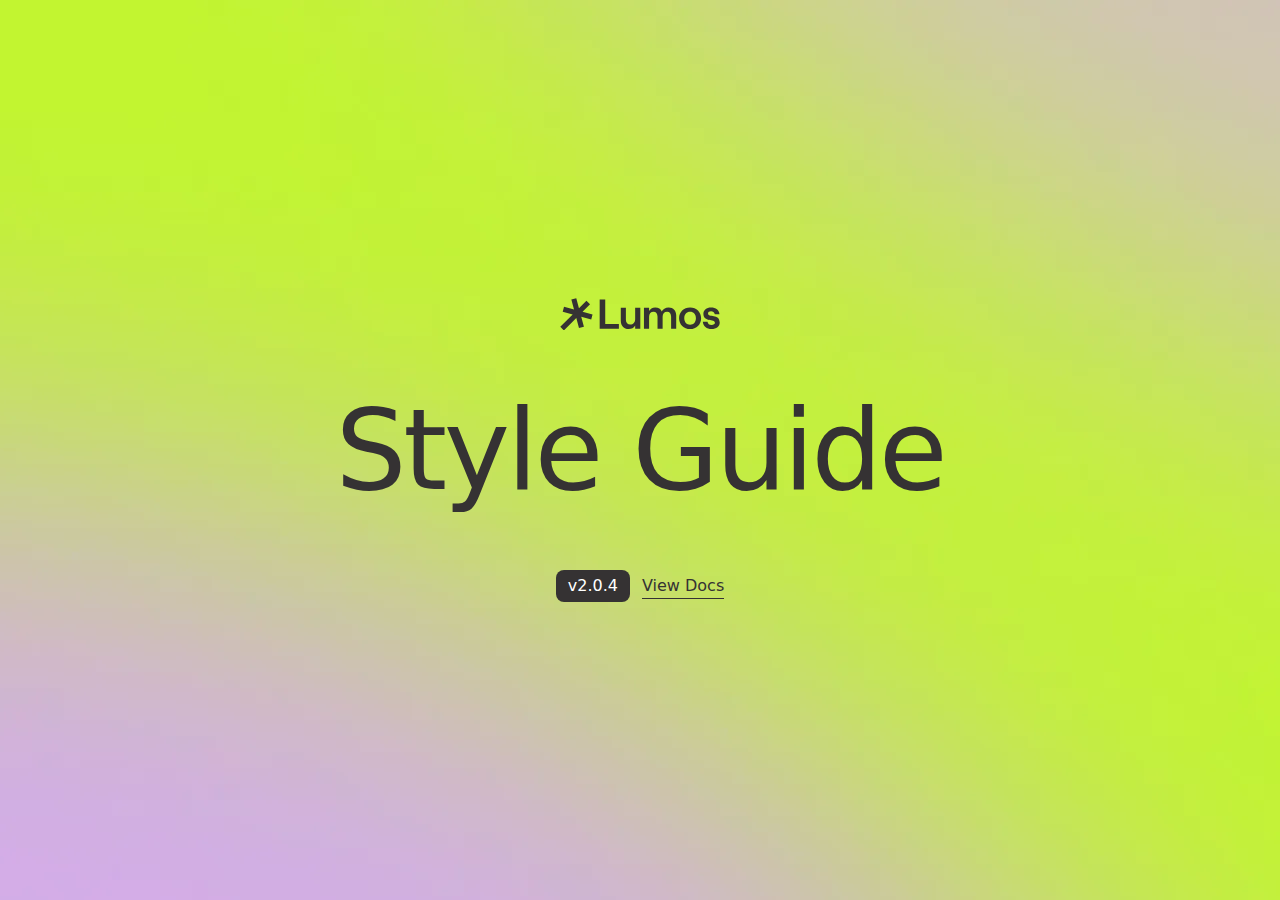
<file: index.html>
<!DOCTYPE html><!--  This site was created in Webflow. https://webflow.com  --><!--  Last Published: Thu Sep 05 2024 15:28:49 GMT+0000 (Coordinated Universal Time)  -->
<html data-wf-page="66d9ccb44471abe46f797830" data-wf-site="66d9ccb44471abe46f7977c2" lang="en">
<head>
  <meta charset="utf-8">
  <title>WWX Coach</title>
  <meta content="Place website meta description here" name="description">
  <meta content="Website Name" property="og:title">
  <meta content="Place website meta description here" property="og:description">
  <meta content="Website Name" property="twitter:title">
  <meta content="Place website meta description here" property="twitter:description">
  <meta property="og:type" content="website">
  <meta content="summary_large_image" name="twitter:card">
  <meta content="width=device-width, initial-scale=1" name="viewport">
  <meta content="Webflow" name="generator">
  <link href="css/normalize.css" rel="stylesheet" type="text/css">
  <link href="css/webflow.css" rel="stylesheet" type="text/css">
  <link href="css/wwx-coach.webflow.css" rel="stylesheet" type="text/css">
  <script type="text/javascript">
      ! function(o, c) {
        var n = c.documentElement,
          t = " w-mod-";
        n.className += t + "js", ("ontouchstart" in o || o.DocumentTouch && c instanceof DocumentTouch) && (n.className += t + "touch")
      }(window, document);
    </script>
  <link href="images/favicon.png" rel="shortcut icon" type="image/x-icon">
  <link href="images/webclip.jpg" rel="apple-touch-icon">
  <script>
      (function(global) {
        global.pageFunctions = global.pageFunctions || {
          executed: {},
          functions: {},
          addFunction: function(id, fn) {
            if (!this.functions[id]) this.functions[id] = fn
          },
          executeFunctions: function() {
            if (this.added) return;
            this.added = true;
            for (const id in this.functions) {
              if (!this.executed[id]) {
                try {
                  this.functions[id]();
                  this.executed[id] = true
                } catch (e) {
                  console.error(`Error executing function ${id}:`, e)
                }
              }
            }
          }
        }
      })(window);
    </script>
</head>
<body>
  <div class="page_wrap">
    <div class="page_code_wrap">
      <div class="page_code_base w-embed">
        <style>
            /* variables */
            :root {
              /* grid */
              --column-count: 12;
              --grid-main: repeat(var(--column-count), minmax(0, 1fr));
              --grid-1: repeat(1, minmax(0, 1fr));
              --grid-2: repeat(2, minmax(0, 1fr));
              --grid-3: repeat(3, minmax(0, 1fr));
              --grid-4: repeat(4, minmax(0, 1fr));
              --grid-5: repeat(5, minmax(0, 1fr));
              --grid-6: repeat(6, minmax(0, 1fr));
              --grid-7: repeat(7, minmax(0, 1fr));
              --grid-8: repeat(8, minmax(0, 1fr));
              --grid-9: repeat(9, minmax(0, 1fr));
              --grid-10: repeat(10, minmax(0, 1fr));
              --grid-11: repeat(11, minmax(0, 1fr));
              --grid-12: repeat(12, minmax(0, 1fr));
              --grid-gap-total: calc(var(--grid-gap--main) * (var(--column-count) - 1));
              --grid-width: calc(min(var(--max-width--main), 100vw) - (var(--padding-horizontal--main) * 2));
              --column-width: calc((var(--grid-width) - var(--grid-gap-total)) / var(--column-count) + var(--grid-gap--main));
              --column-width--1: calc(var(--column-width) * 1 - var(--grid-gap--main));
              --column-width--2: calc(var(--column-width) * 2 - var(--grid-gap--main));
              --column-width--3: calc(var(--column-width) * 3 - var(--grid-gap--main));
              --column-width--4: calc(var(--column-width) * 4 - var(--grid-gap--main));
              --column-width--5: calc(var(--column-width) * 5 - var(--grid-gap--main));
              --column-width--6: calc(var(--column-width) * 6 - var(--grid-gap--main));
              --column-width--7: calc(var(--column-width) * 7 - var(--grid-gap--main));
              --column-width--8: calc(var(--column-width) * 8 - var(--grid-gap--main));
              --column-width--9: calc(var(--column-width) * 9 - var(--grid-gap--main));
              --column-width--10: calc(var(--column-width) * 10 - var(--grid-gap--main));
              --column-width--11: calc(var(--column-width) * 11 - var(--grid-gap--main));
              --column-width--12: calc(var(--column-width) * 12 - var(--grid-gap--main));
              --breakout-gutter: minmax(calc(var(--padding-horizontal--main) - var(--grid-gap--main)), 1fr);
              --breakout-remaining: calc(var(--max-width--main) - (var(--padding-horizontal--main) * 2));
              --breakout-start: [full-start] var(--breakout-gutter) [content-start];
              --breakout-end: [content-end] var(--breakout-gutter) [full-end];
              --grid-breakout-single: var(--breakout-start) minmax(0, var(--breakout-remaining)) var(--breakout-end);
              --grid-breakout: var(--breakout-start) repeat(var(--column-count), minmax(0, calc((var(--breakout-remaining) - var(--grid-gap-total)) / var(--column-count)))) var(--breakout-end);
              /* others */
              --font-weight--inherit: inherit;
              --font-weight--100: 100;
              --font-weight--200: 200;
              --font-weight--300: 300;
              --font-weight--400: 400;
              --font-weight--500: 500;
              --font-weight--600: 600;
              --font-weight--700: 700;
              --font-weight--800: 800;
              --font-weight--900: 900;
              --text-transform--none: none;
              --text-transform--uppercase: uppercase;
              --text-transform--capitalize: capitalize;
              --text-transform--lowercase: lowercase;
              --text-transform--inherit: inherit;
              --max-width--none: none;
            }
            /* default styles */
            body {
              font-weight: var(--text-main--font-weight);
              text-transform: var(--text-main--text-transform);
              font-smoothing: antialiased;
              -webkit-font-smoothing: antialiased;
            }
            h1,
            h2,
            h3,
            h4,
            h5,
            h6,
            p,
            label,
            blockquote {
              font-size: inherit;
              line-height: inherit;
              font-weight: inherit;
              margin-top: 0;
              margin-bottom: 0;
            }
            button {
              background-color: unset;
              padding: unset;
              text-align: inherit;
              cursor: pointer;
            }
            img::selection {
              background: transparent;
            }
            :is(h1, h2, h3, h4, h5, h6, p) a {
              text-decoration: underline;
            }
            .u-rich-text>*:first-child,
            .u-rich-text .w-richtext>*:first-child {
              margin-top: 0;
            }
            .u-rich-text>*:last-child,
            .u-rich-text .w-richtext>*:last-child {
              margin-bottom: 0;
            }
            video {
              width: 100%;
              object-fit: cover;
            }
            video.wf-empty {
              padding: 0;
            }
            svg {
              display: block;
            }
            section,
            header,
            footer {
              position: relative;
            }
            @media (prefers-color-scheme: light) {
              option {
                color: black;
              }
            }
            .wf-design-mode .g_clickable_wrap {
              z-index: -1;
            }
            /* line clamp */
            .u-line-clamp-1,
            .u-line-clamp-2,
            .u-line-clamp-3,
            .u-line-clamp-4 {
              display: -webkit-box;
              overflow: hidden;
              -webkit-line-clamp: 1;
              -webkit-box-orient: vertical;
            }
            .u-line-clamp-2 {
              -webkit-line-clamp: 2;
            }
            .u-line-clamp-3 {
              -webkit-line-clamp: 3;
            }
            .u-line-clamp-4 {
              -webkit-line-clamp: 4;
            }
            /* focus states */
            [tabindex]:focus-visible,
            a:focus-visible,
            button:focus-visible,
            .w-checkbox-input--inputType-custom.w--redirected-focus,
            .w-form-formradioinput--inputType-custom.w--redirected-focus {
              outline: 2px solid var(--theme--text);
              outline-offset: 4px;
            }
            .w-checkbox-input--inputType-custom.w--redirected-focus,
            .w-form-formradioinput--inputType-custom.w--redirected-focus {
              box-shadow: none;
            }
            /* section padding */
            [data-padding-top="none"] {
              padding-top: var(--padding-vertical--none);
            }
            [data-padding-bottom="none"] {
              padding-bottom: var(--padding-vertical--none);
            }
            [data-padding-top="small"] {
              padding-top: var(--padding-vertical--small);
            }
            [data-padding-bottom="small"] {
              padding-bottom: var(--padding-vertical--small);
            }
            [data-padding-top="main"] {
              padding-top: var(--padding-vertical--main);
            }
            [data-padding-bottom="main"] {
              padding-bottom: var(--padding-vertical--main);
            }
            [data-padding-top="large"] {
              padding-top: var(--padding-vertical--large);
            }
            [data-padding-bottom="large"] {
              padding-bottom: var(--padding-vertical--large);
            }
            .u-hide-rich-text-media>*:not(h1, h2, h3, h4, h5, h6, p, blockquote),
            .u-hide-if-empty-cms:not(:has(.w-dyn-item)),
            .u-embed-js,
            .u-embed-css {
              display: none !important;
            }
          </style>
      </div>
      <div class="page_code_color w-embed">
        <style>
            /* theme light */
            :root,
            [data-theme="light"],
            [data-theme="dark"] [data-theme="invert"] {
              --theme--background: var(--swatch--light);
              --theme--text: var(--swatch--dark);
              --theme--border: var(--swatch--light-secondary);
              /* button primary */
              --button--background: var(--swatch--brand);
              --button--text: var(--swatch--brand-text);
              --button--border: var(--swatch--brand);
              --button--background-hover: var(--swatch--dark);
              --button--text-hover: var(--swatch--light);
              --button--border-hover: var(--swatch--dark);
              /* button secondary */
              --button-secondary--background: var(--swatch--transparent);
              --button-secondary--text: var(--swatch--dark);
              --button-secondary--border: var(--swatch--light-secondary);
              --button-secondary--background-hover: var(--swatch--brand);
              --button-secondary--text-hover: var(--swatch--brand-text);
              --button-secondary--border-hover: var(--swatch--brand);
            }
            /* theme dark */
            [data-theme="dark"],
            [data-theme="invert"],
            [data-theme="light"] [data-theme="invert"] {
              --theme--background: var(--swatch--dark);
              --theme--text: var(--swatch--light);
              --theme--border: var(--swatch--dark-secondary);
              /* button primary */
              --button--background: var(--swatch--brand);
              --button--text: var(--swatch--brand-text);
              --button--border: var(--swatch--brand);
              --button--background-hover: var(--swatch--light);
              --button--text-hover: var(--swatch--dark);
              --button--border-hover: var(--swatch--light);
              /* button secondary */
              --button-secondary--background: var(--swatch--transparent);
              --button-secondary--text: var(--swatch--light);
              --button-secondary--border: var(--swatch--dark-secondary);
              --button-secondary--background-hover: var(--swatch--brand);
              --button-secondary--text-hover: var(--swatch--brand-text);
              --button-secondary--border-hover: var(--swatch--brand);
            }
            /* button secondary */
            [data-button-style="secondary"] {
              --button--background: var(--button-secondary--background);
              --button--text: var(--button-secondary--text);
              --button--border: var(--button-secondary--border);
              --button--background-hover: var(--button-secondary--background-hover);
              --button--text-hover: var(--button-secondary--text-hover);
              --button--border-hover: var(--button-secondary--border-hover);
            }
            /* apply colors */
            :is(c, :where([data-theme]:not([data-theme="inherit"]))) {
              background-color: var(--theme--background);
              color: var(--theme--text);
            }
          </style>
      </div>
      <div class="page_code_responsive w-embed">
        <style>
            /* desktop */
            :root {
              /* custom */
            }
            /* tablet */
            @media screen and (max-width: 991px) {
              :root {
                /* custom */
                --padding-horizontal--main: 2rem;
                /* adaptive sizes */
                --size--2rem: 1.75rem;
                --size--2-5rem: 2.18rem;
                --size--3rem: 2.52rem;
                --size--3-5rem: 2.73rem;
                --size--4rem: 3rem;
                --size--4-5rem: 3.375rem;
                --size--5rem: 3.75rem;
                --size--5-5rem: 4.125rem;
                --size--6rem: 4.5rem;
                --size--6-5rem: 4.875rem;
                --size--7rem: 5.25rem;
                --size--7-5rem: 5.625rem;
                --size--8rem: 6rem;
                --size--8-5rem: 6.375rem;
                --size--9rem: 6.75rem;
                --size--9-5rem: 7.125rem;
                --size--10rem: 7.5rem;
                --size--11rem: 8.25rem;
                --size--12rem: 9rem;
                --size--13rem: 9.75rem;
                --size--14rem: 10.5rem;
                --size--15rem: 11.25rem;
                --size--16rem: 12rem;
              }
            }
            /* landscape */
            @media screen and (max-width: 767px) {
              :root {
                /* custom */
                --padding-horizontal--main: 1rem;
                /* adaptive sizes */
                --size--2-5rem: 2rem;
                --size--3rem: 2.25rem;
                --size--3-5rem: 2.375rem;
                --size--4rem: 2.5rem;
                --size--4-5rem: 2.75rem;
                --size--5rem: 3rem;
                --size--5-5rem: 3.25rem;
                --size--6rem: 3.5rem;
                --size--6-5rem: 3.75rem;
                --size--7rem: 4rem;
                --size--7-5rem: 4.25rem;
                --size--8rem: 4.5rem;
                --size--8-5rem: 4.75rem;
                --size--9rem: 5rem;
                --size--9-5rem: 5.25rem;
                --size--10rem: 5.5rem;
                --size--11rem: 5.75rem;
                --size--12rem: 6rem;
                --size--13rem: 6.5rem;
                --size--14rem: 7rem;
                --size--15rem: 7.5rem;
                --size--16rem: 8rem;
              }
            }
            /* portrait */
            @media screen and (max-width: 479px) {
              :root {
                /* custom */
              }
            }
          </style>
      </div>
      <div class="page_code_custom w-embed">
        <style>
          </style>
      </div>
    </div>
    <div class="styleguide_guide_wrap">
      <div class="w-embed">
        <style>
            html:not(.wf-design-mode) .styleguide_guide_wrap {
              display: none;
            }
            .styleguide_guide_layout {
              counter-reset: gridguides;
            }
            .styleguide_guide_layout>div::before {
              counter-increment: gridguides;
              content: counter(gridguides);
            }
          </style>
      </div>
      <div data-padding-bottom="none" data-padding-top="none" class="styleguide_guide_contain u-container">
        <div class="styleguide_guide_layout u-grid-custom">
          <div class="styleguide_guide_column u-vflex-center-bottom"></div>
          <div class="styleguide_guide_column u-vflex-center-bottom"></div>
          <div class="styleguide_guide_column u-vflex-center-bottom"></div>
          <div class="styleguide_guide_column u-vflex-center-bottom"></div>
          <div class="styleguide_guide_column u-vflex-center-bottom"></div>
          <div class="styleguide_guide_column u-vflex-center-bottom"></div>
          <div class="styleguide_guide_column u-vflex-center-bottom"></div>
          <div class="styleguide_guide_column u-vflex-center-bottom"></div>
          <div class="styleguide_guide_column u-vflex-center-bottom"></div>
          <div class="styleguide_guide_column u-vflex-center-bottom"></div>
          <div class="styleguide_guide_column u-vflex-center-bottom"></div>
          <div class="styleguide_guide_column u-vflex-center-bottom"></div>
          <div class="styleguide_guide_column u-vflex-center-bottom"></div>
          <div class="styleguide_guide_column u-vflex-center-bottom"></div>
          <div class="styleguide_guide_column u-vflex-center-bottom"></div>
          <div class="styleguide_guide_column u-vflex-center-bottom"></div>
          <div class="styleguide_guide_column u-vflex-center-bottom"></div>
          <div class="styleguide_guide_column u-vflex-center-bottom"></div>
          <div class="styleguide_guide_column u-vflex-center-bottom"></div>
          <div class="styleguide_guide_column u-vflex-center-bottom"></div>
          <div class="styleguide_guide_column u-vflex-center-bottom"></div>
          <div class="styleguide_guide_column u-vflex-center-bottom"></div>
          <div class="styleguide_guide_column u-vflex-center-bottom"></div>
          <div class="styleguide_guide_column u-vflex-center-bottom"></div>
        </div>
      </div>
    </div>
    <main id="main" class="page_main">
      <section class="hero_placeholder_wrap u-text-align-center">
        <div class="g_visual_wrap u-cover-absolute">
          <div class="g_visual_background u-cover-absolute"></div><img src="images/lumos-v2.webp" loading="eager" alt="" sizes="100vw" srcset="images/lumos-v2-p-500.webp 500w, images/lumos-v2-p-800.webp 800w, images/lumos-v2-p-1080.webp 1080w, images/lumos-v2-p-1600.webp 1600w, images/lumos-v2.webp 1920w" class="g_visual_img u-cover-absolute">
        </div>
        <div class="hero_placeholder_contain u-container u-gap-large u-vflex-center-center"><svg viewbox="0 0 490 100" fill="currentColor" width="10rem" class="hero_placeholder_logo">
            <path d="M95.5547 65.5471L64.9664 57.3497L73.1584 87.9379L58.0446 91.9855L49.8472 61.408L11.8313 99.4186L0.765015 88.3524L38.781 50.3364L8.19813 42.1444L12.2457 27.0252L42.8339 35.2226L34.6365 4.63435L49.7557 0.58139L57.9531 31.1696L80.8876 8.2298L91.9538 19.296L69.0194 42.2359L99.6022 50.4333L95.5547 65.5471Z"></path>
            <path d="M121.46 94.2892V4.68817H138.485V79.5683H180.338V94.2892H121.46Z"></path>
            <path d="M245.918 29.7756V94.2892H230.174V84.3048C226.589 91.345 219.296 95.3118 210.076 95.3118C195.614 95.3118 186.141 84.8161 186.141 69.7131V29.7756H201.755V66.3814C201.755 75.2139 207.261 81.3552 215.195 81.3552C224.027 81.3552 230.169 74.4442 230.169 64.9712V29.7756H245.912H245.918Z"></path>
            <path d="M257.102 94.2892V29.7756H272.846V39.8891C276.043 33.3603 282.448 28.7529 291.534 28.7529C301.776 28.7529 308.811 33.1073 311.631 41.041C314.576 34.3829 322.768 28.7529 333.01 28.7529C346.962 28.7529 355.923 38.8665 355.923 52.5593V94.2892H340.309V57.2959C340.309 48.205 335.572 42.1928 328.021 42.1928C319.571 42.1928 314.323 48.2103 314.323 57.2959V94.2892H298.708V57.2959C298.708 48.205 293.972 42.1928 286.42 42.1928C278.099 42.1928 272.851 48.2103 272.851 57.2959V94.2892H257.108H257.102Z"></path>
            <path d="M364.724 62.0324C364.724 42.8333 378.804 28.7529 398.514 28.7529C418.225 28.7529 432.176 42.8333 432.176 62.0324C432.176 81.2314 418.096 95.3118 398.514 95.3118C378.933 95.3118 364.724 81.2314 364.724 62.0324ZM416.309 62.0324C416.309 50.3848 409.139 42.322 398.514 42.322C387.89 42.322 380.596 50.3848 380.596 62.0324C380.596 73.6799 387.766 81.7428 398.514 81.7428C409.263 81.7428 416.309 73.6799 416.309 62.0324Z"></path>
            <path d="M437.526 72.7864H451.865C452.505 78.9331 457.242 82.7708 464.282 82.7708C470.429 82.7708 474.525 79.6975 474.525 75.8598C474.525 61.5211 439.195 75.2193 439.195 47.9574C439.195 36.692 449.05 28.7583 462.361 28.7583C477.464 28.7583 487.836 37.0795 488.471 49.6205H474.132C473.238 43.603 467.732 40.5296 462.743 40.5296C457.113 40.5296 453.399 43.0917 453.399 47.4407C453.399 61.3919 489.24 46.0305 489.24 75.2193C489.24 87.3782 479.385 95.3172 464.282 95.3172C449.179 95.3172 438.296 86.6138 437.531 72.7864H437.526Z"></path>
          </svg>
          <div class="hero_placeholder_title u-text-display">
            <div style="max-width: none;" class="g_heading_wrap">
              <div class="g_heading_rich u-hide-rich-text-media w-richtext">
                <h1>Style Guide</h1>
              </div>
            </div>
          </div>
          <div class="hero_placeholder_tag_wrap u-gap-xsmall u-hflex-center-center">
            <div class="g_tag_wrap">v2.0.4</div>
            <a href="https://lumos.timothyricks.com/" target="_blank" class="hero_placeholder_link">View Docs</a>
          </div>
        </div>
      </section>
    </main>
  </div>
  <script src="https://d3e54v103j8qbb.cloudfront.net/js/jquery-3.5.1.min.dc5e7f18c8.js?site=66d9ccb44471abe46f7977c2" type="text/javascript" integrity="sha256-9/aliU8dGd2tb6OSsuzixeV4y/faTqgFtohetphbbj0=" crossorigin="anonymous"></script>
  <script src="js/webflow.js" type="text/javascript"></script>
  <script>
      pageFunctions.executeFunctions();
    </script>
</body>
</html>
</file>
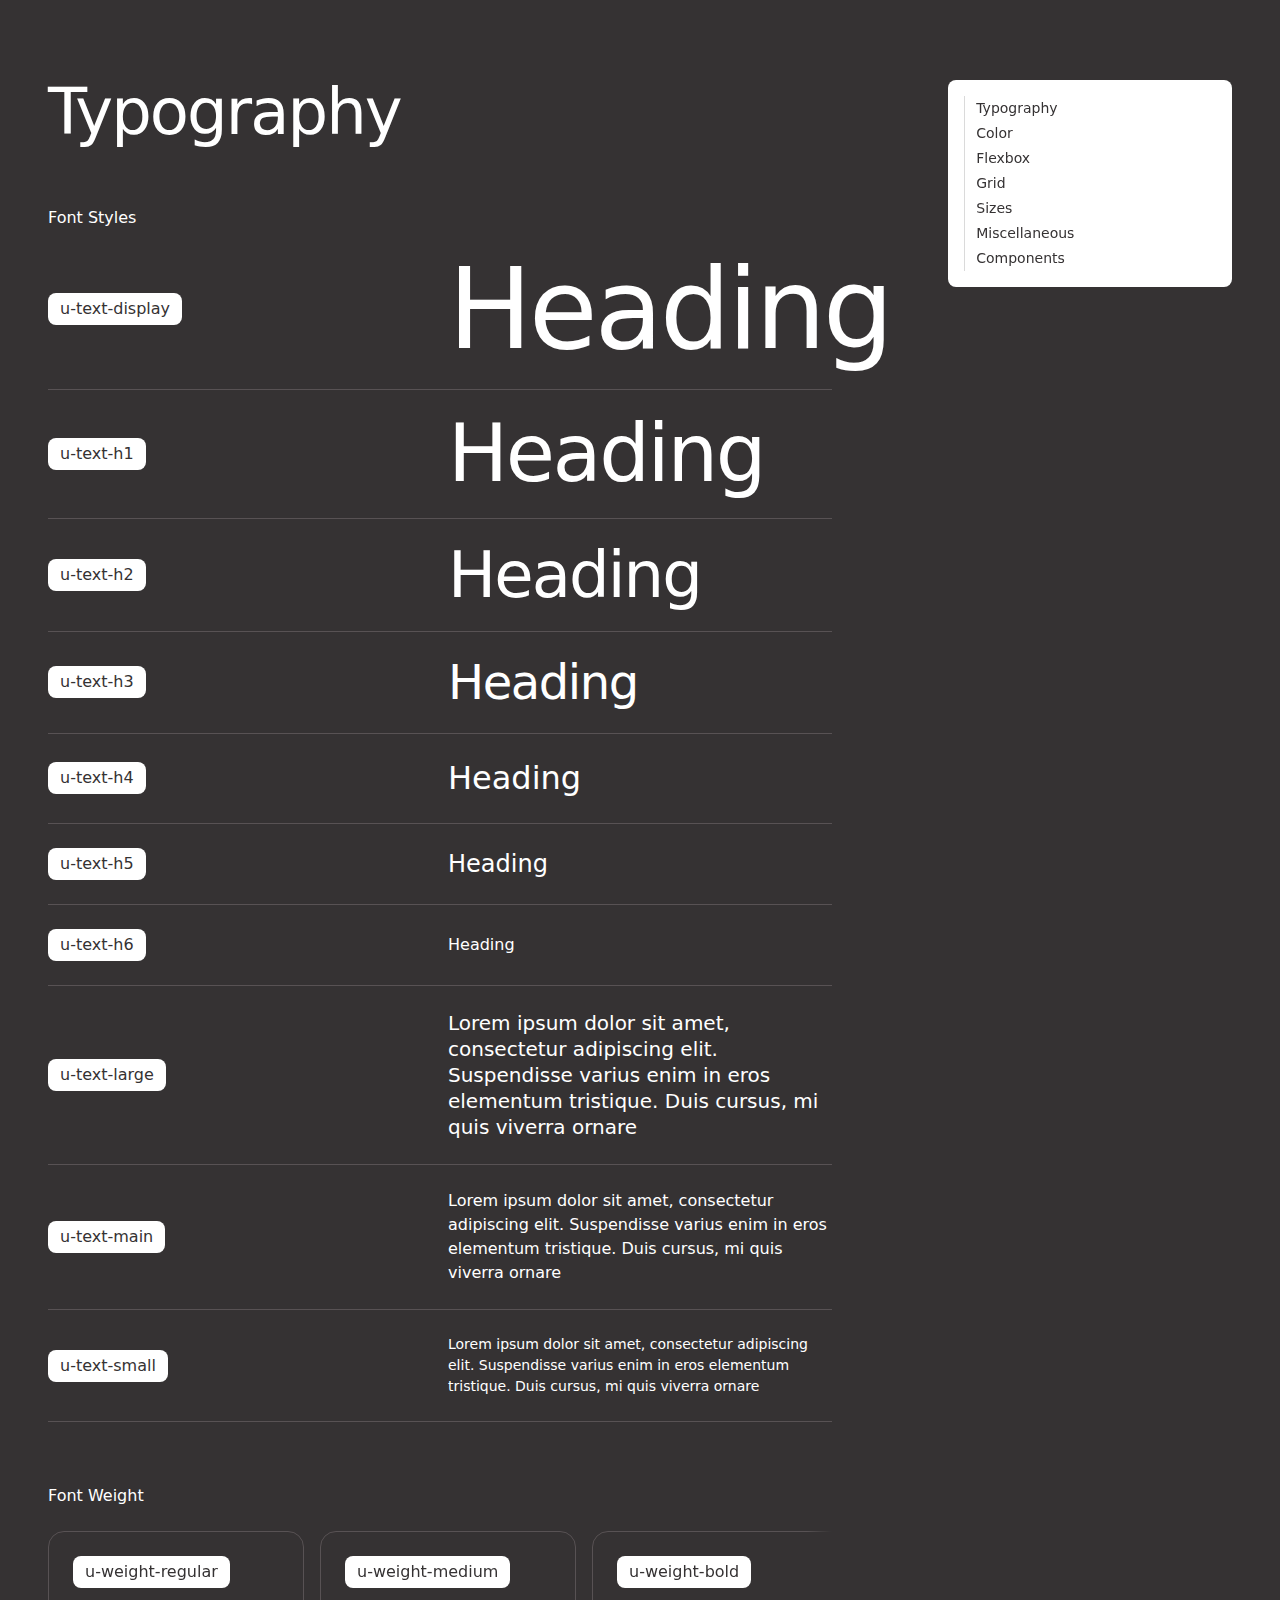
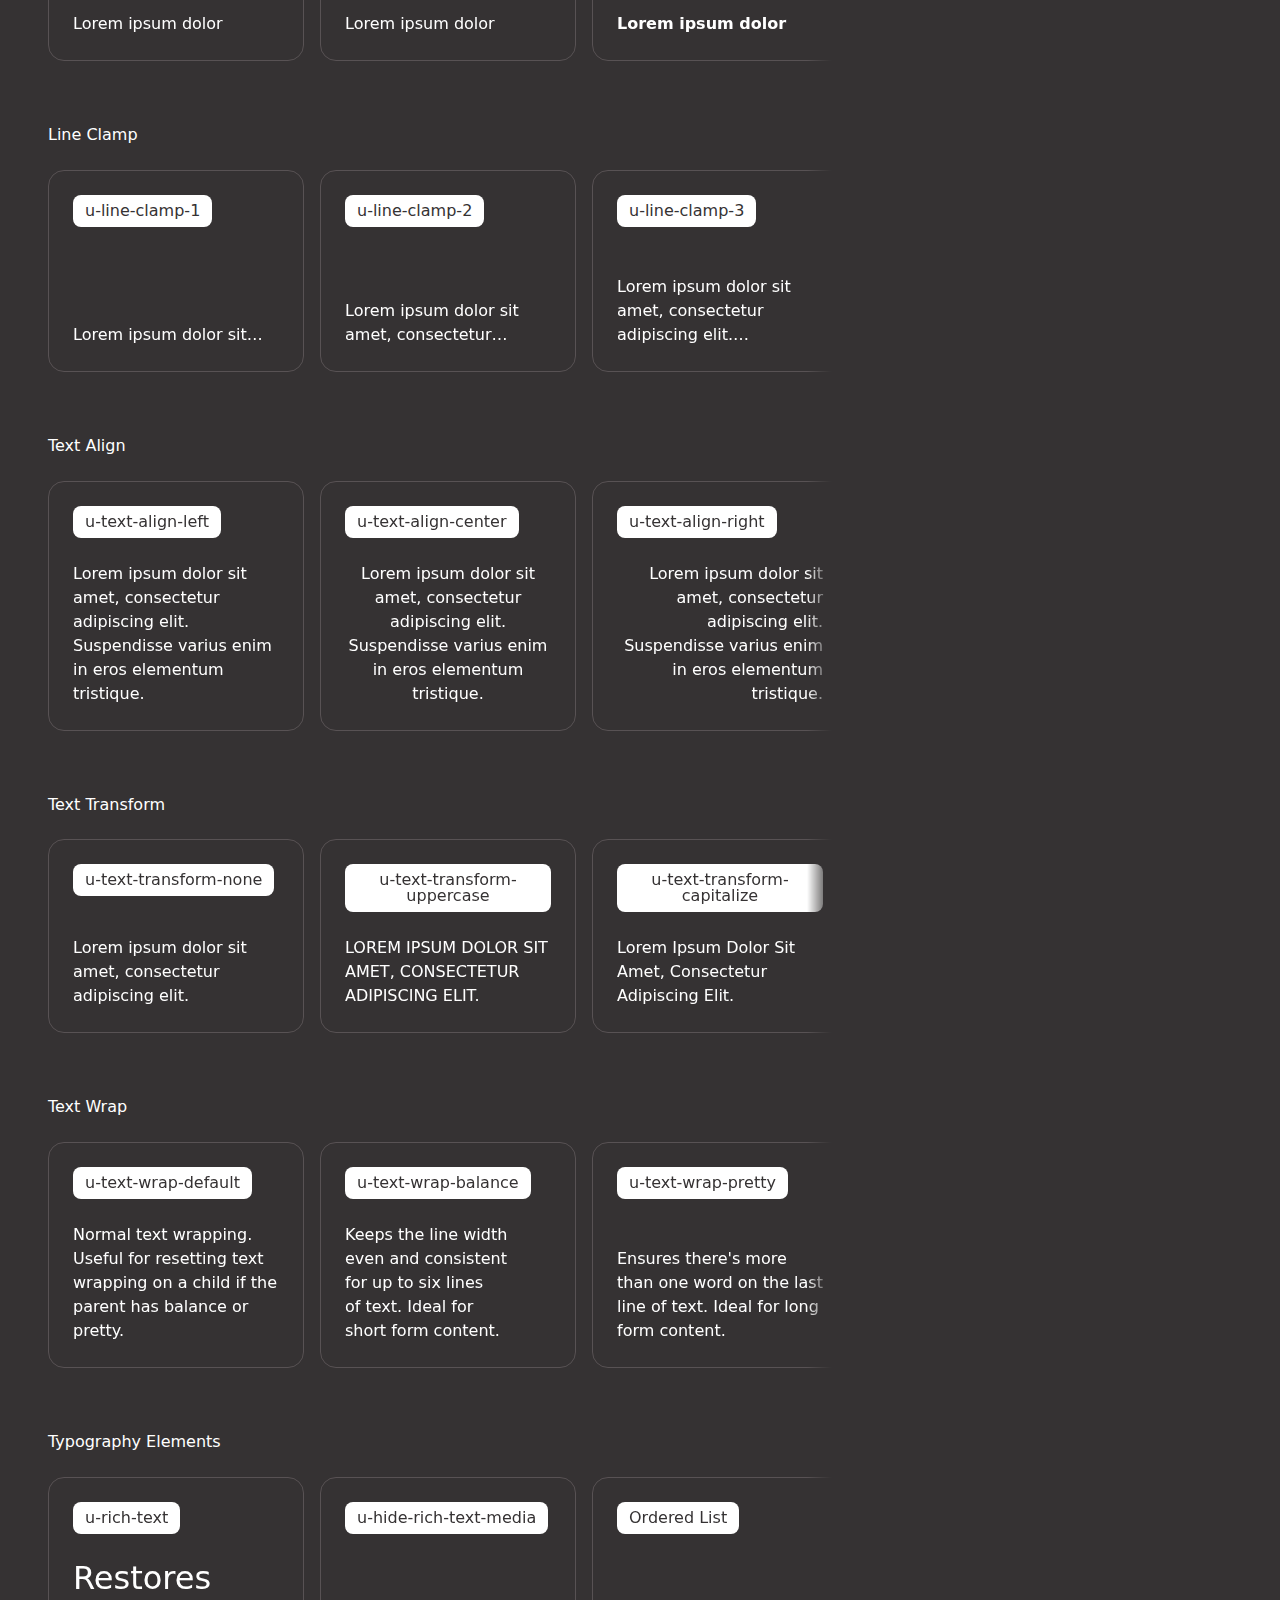
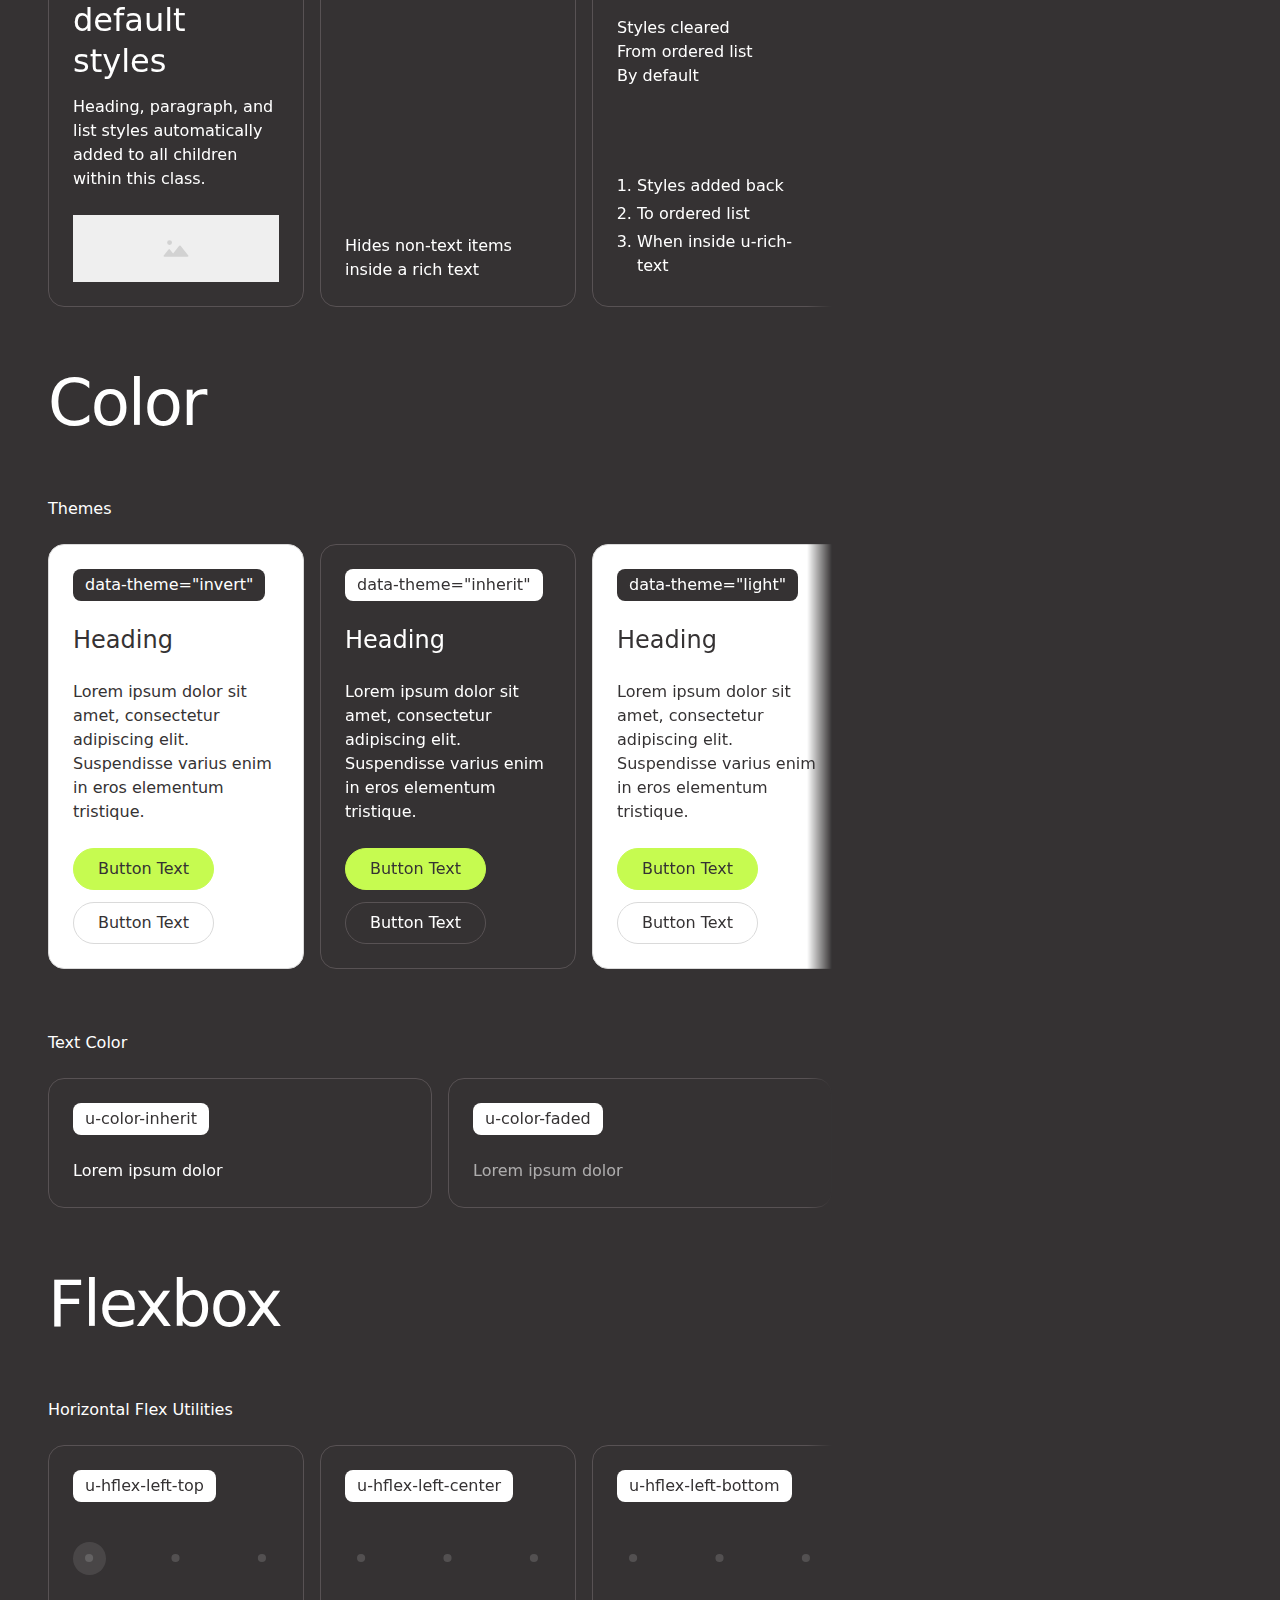
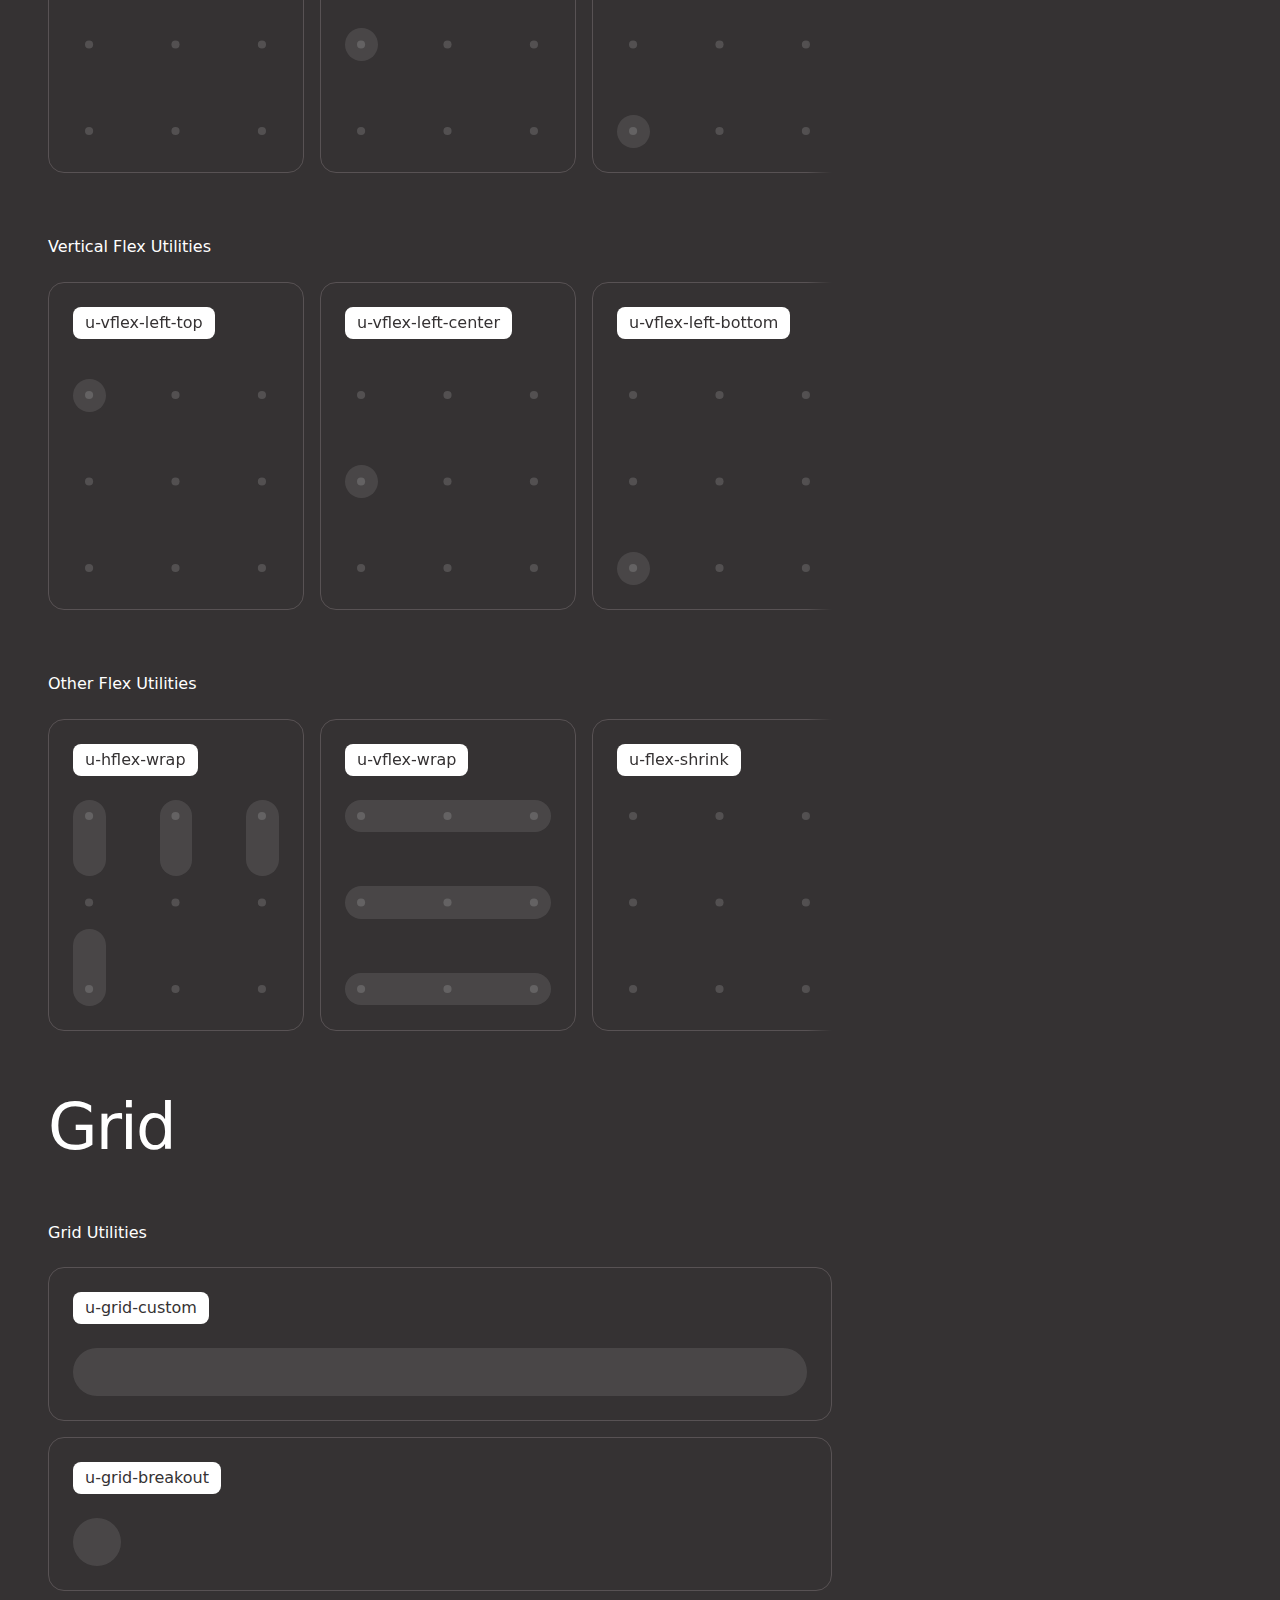
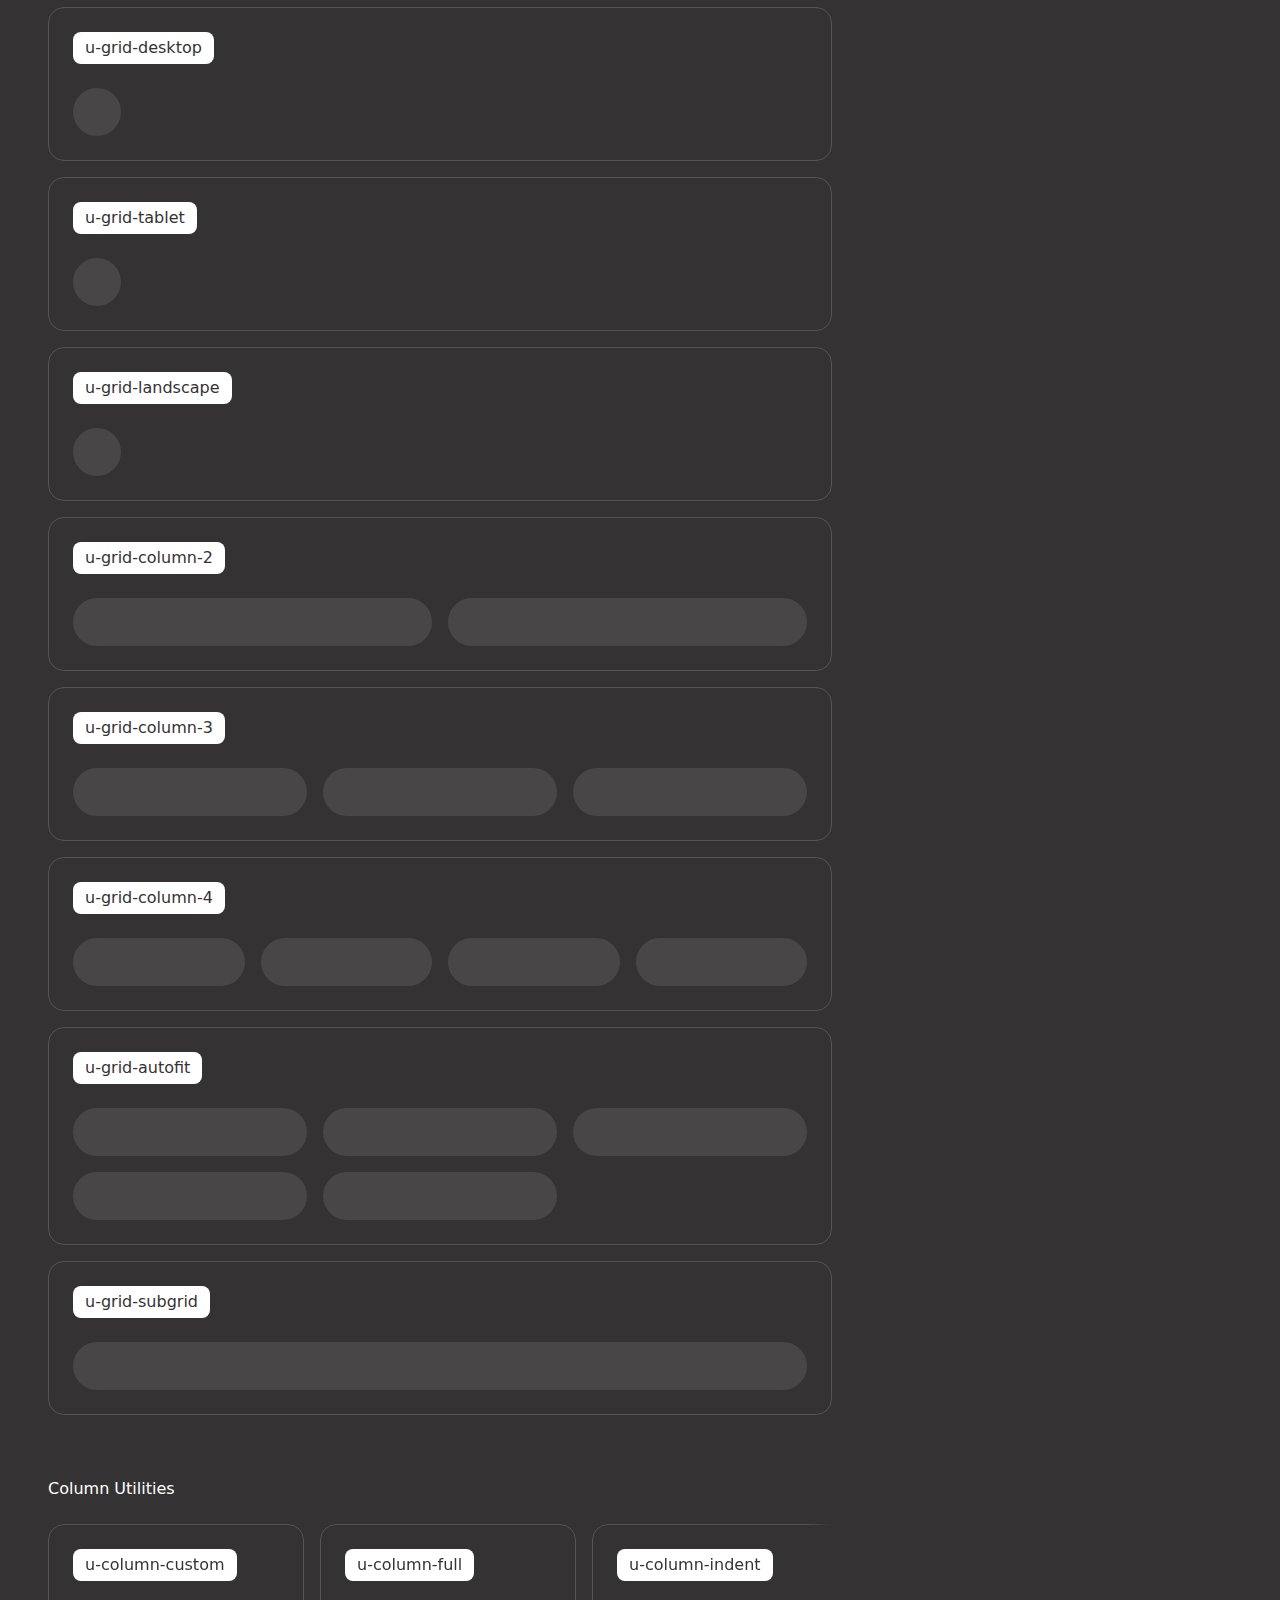
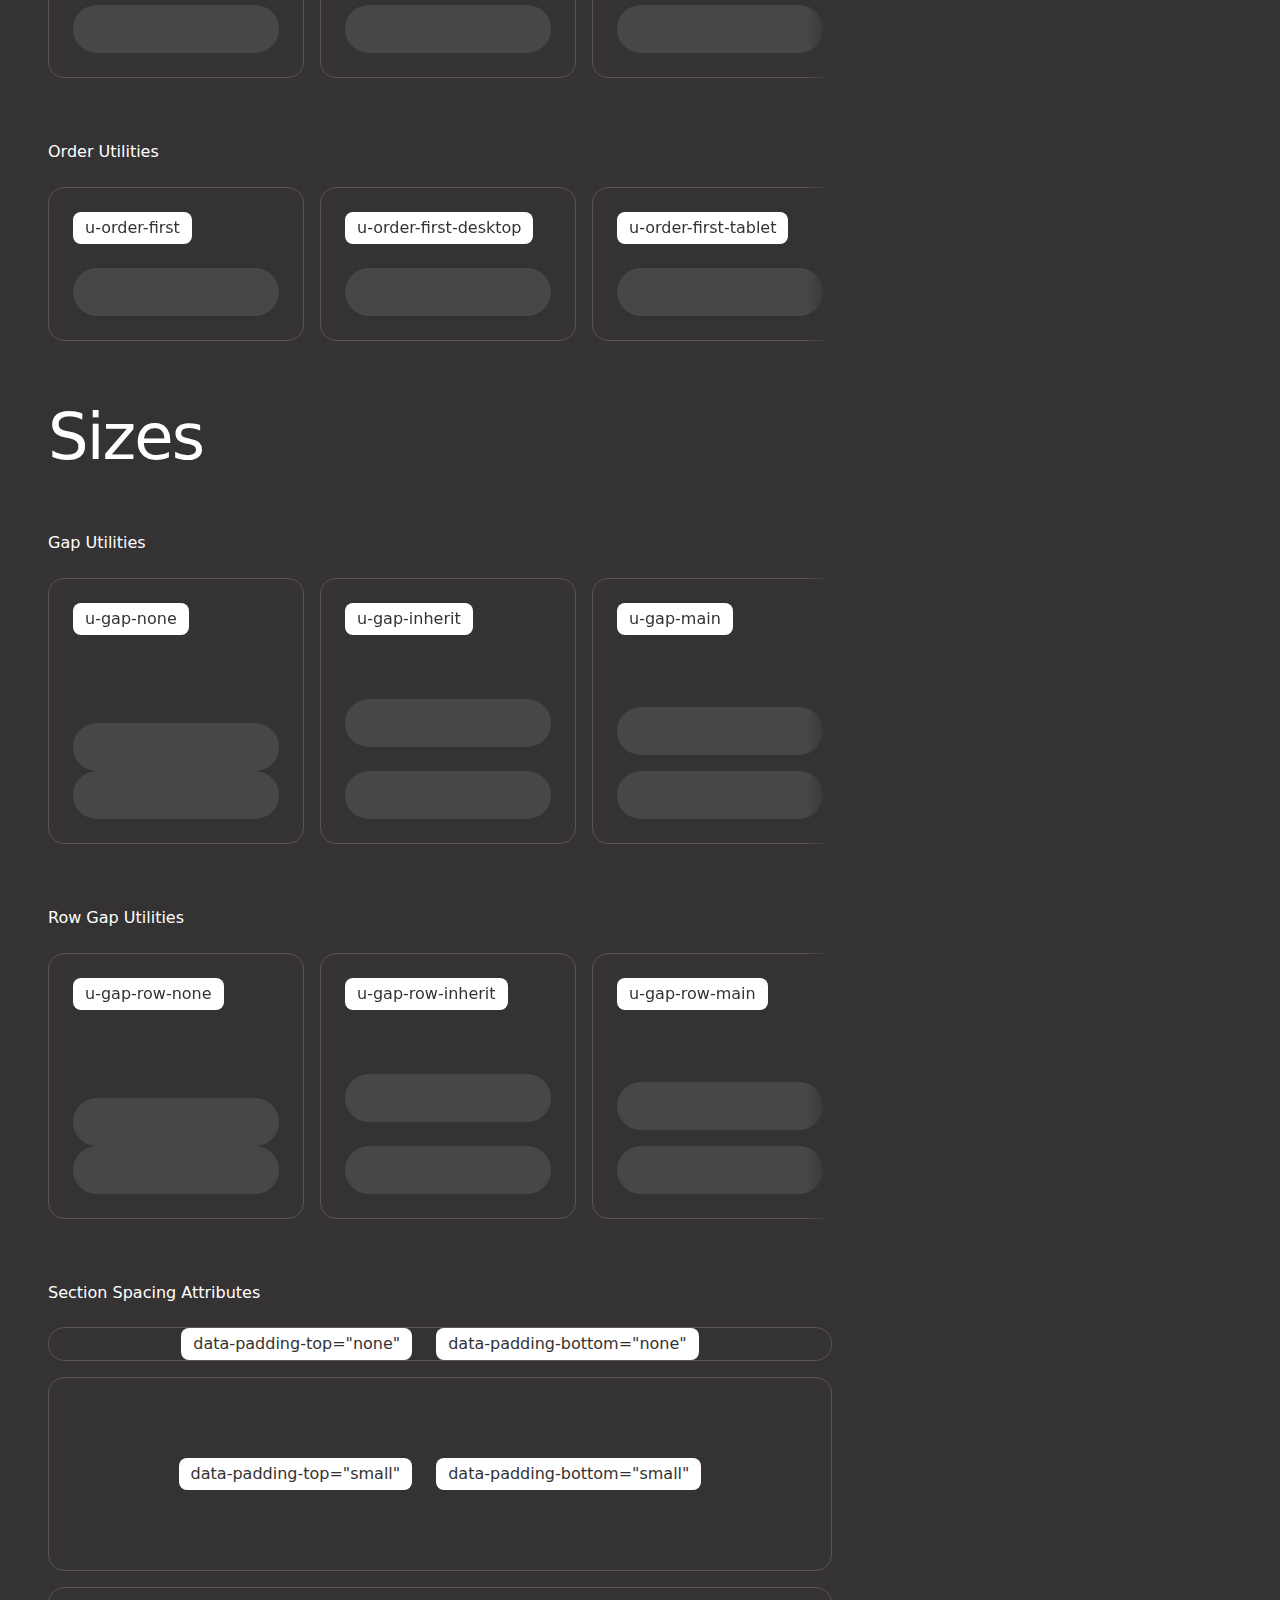
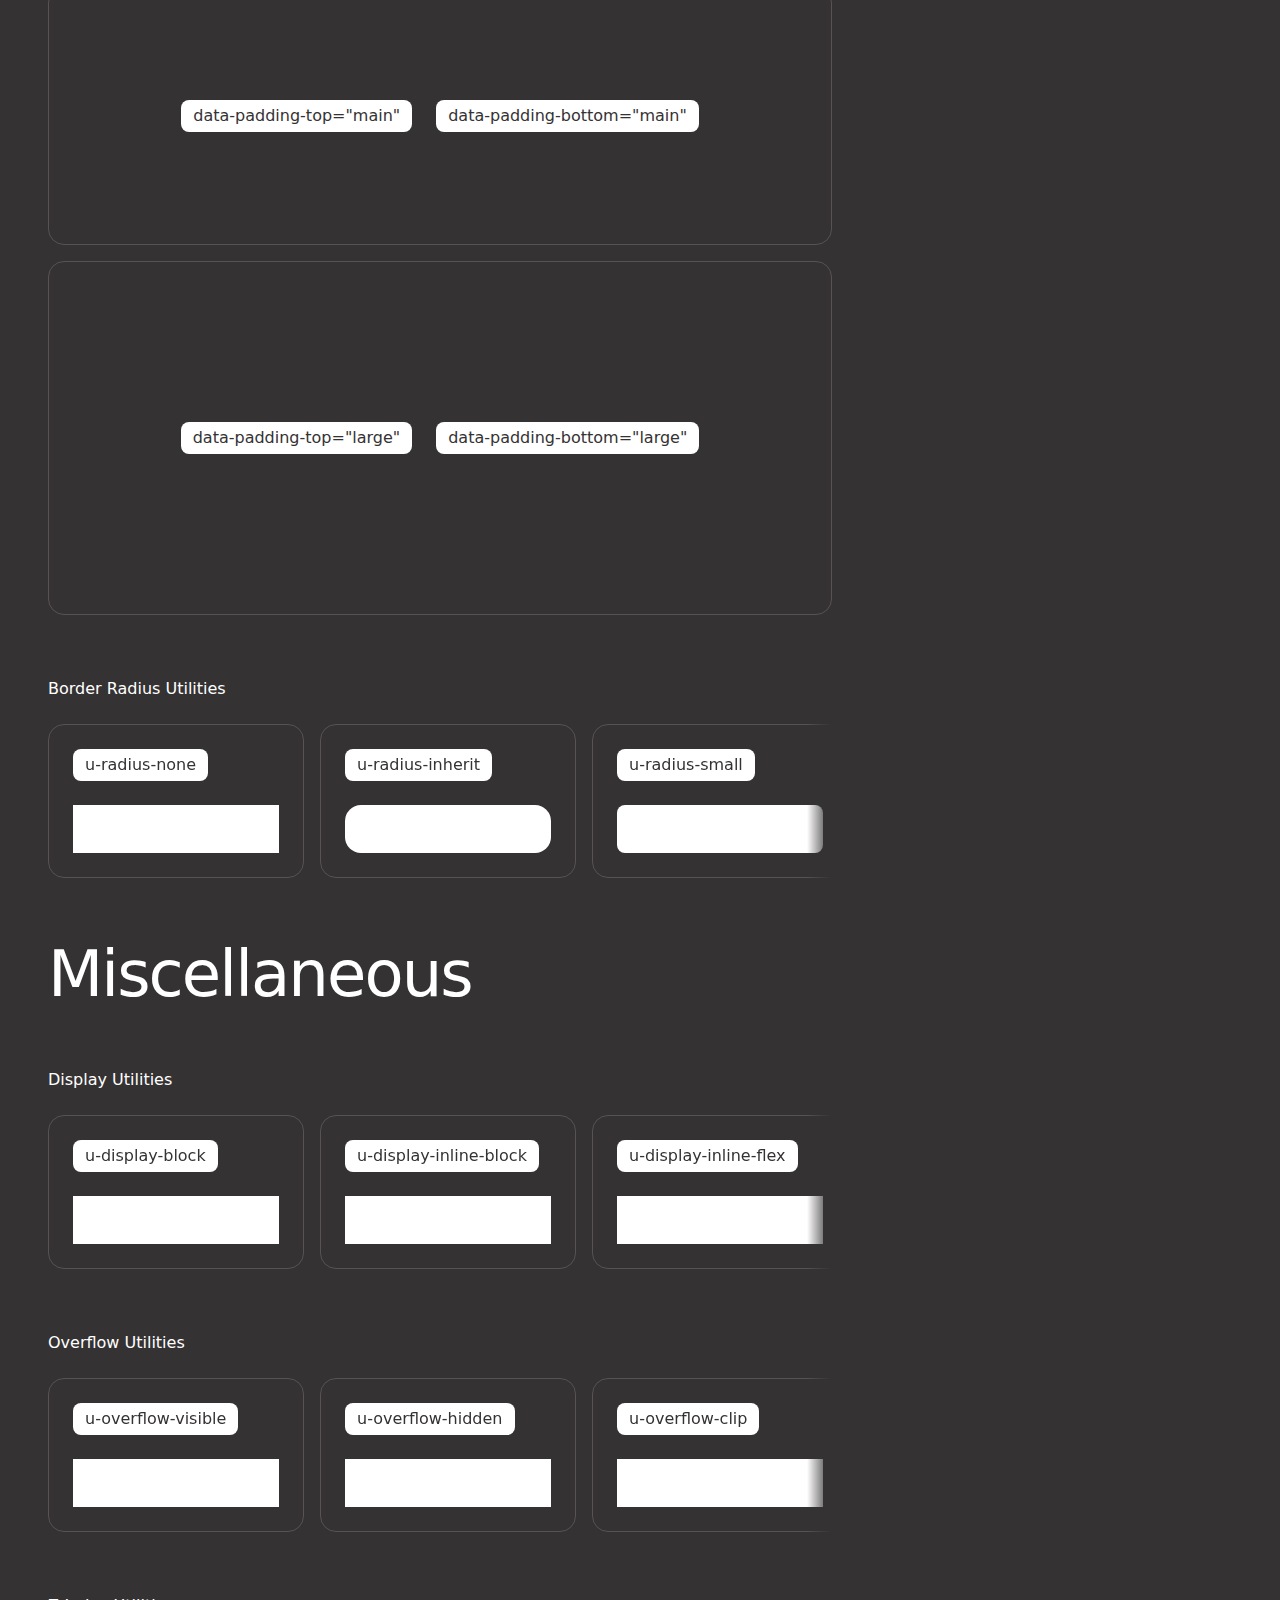
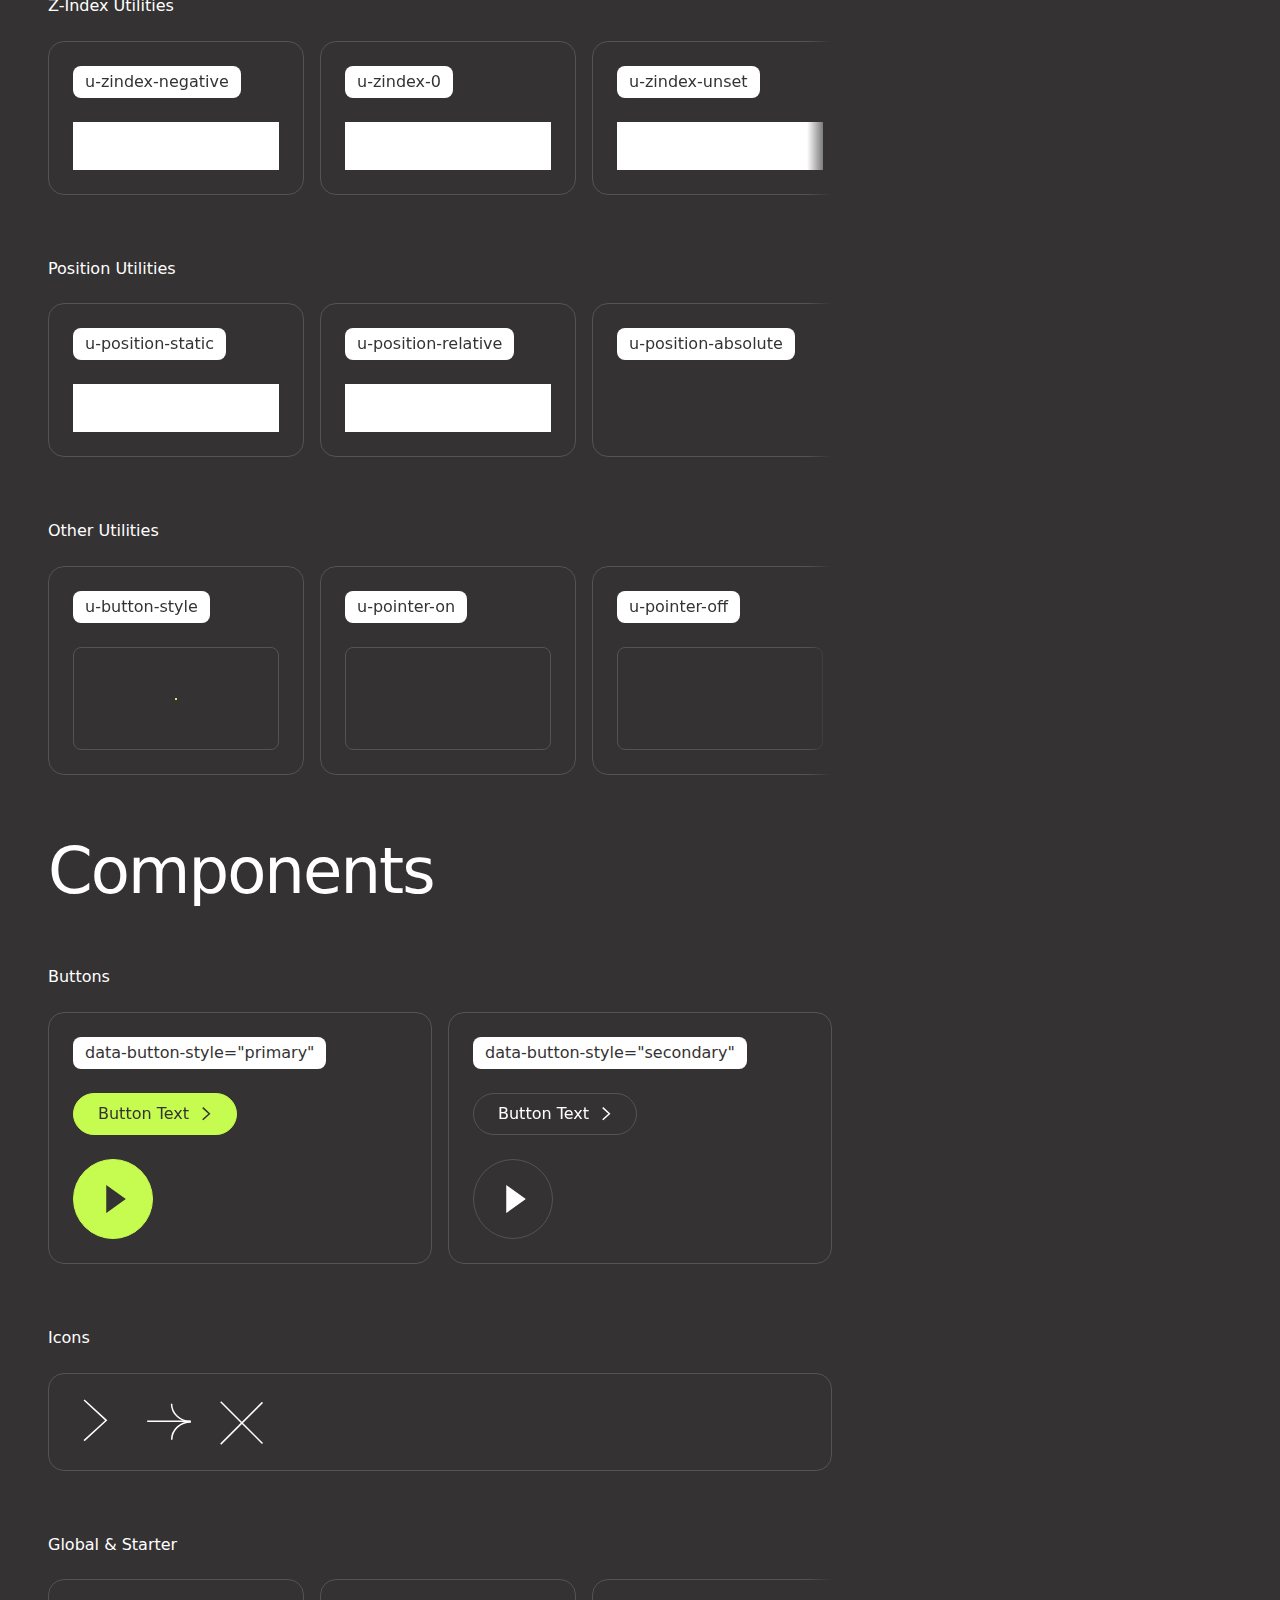
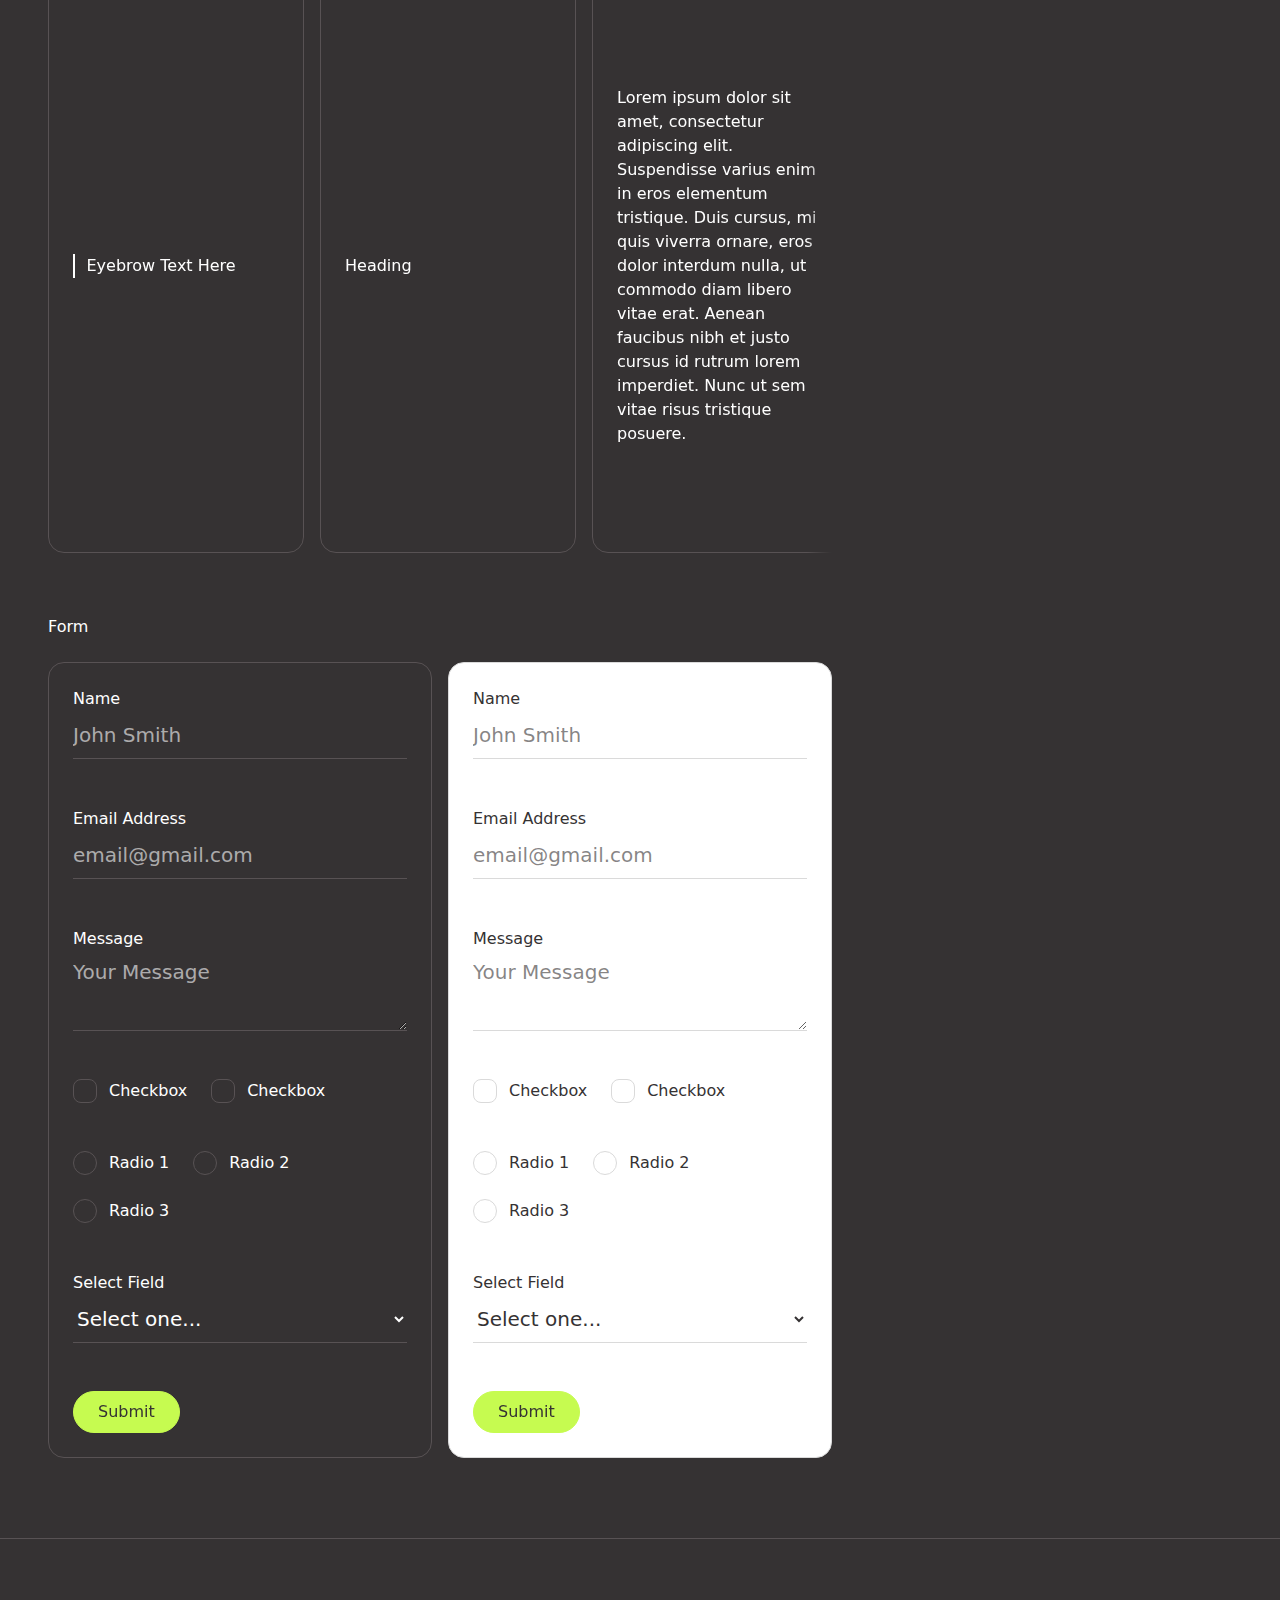
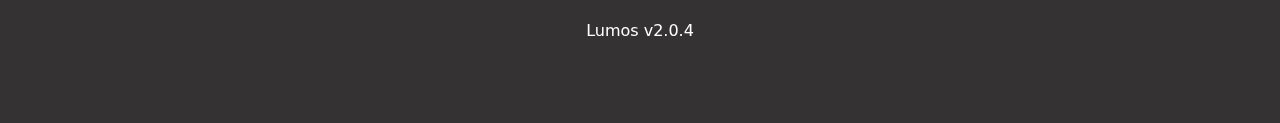
<file: styleguide.html>
<!DOCTYPE html><!--  This site was created in Webflow. https://webflow.com  --><!--  Last Published: Thu Sep 05 2024 15:28:49 GMT+0000 (Coordinated Universal Time)  -->
<html data-wf-page="66d9ccb44471abe46f797831" data-wf-site="66d9ccb44471abe46f7977c2" lang="en">
<head>
  <meta charset="utf-8">
  <title>Style Guide</title>
  <meta content="Style Guide" property="og:title">
  <meta content="Style Guide" property="twitter:title">
  <meta content="width=device-width, initial-scale=1" name="viewport">
  <meta content="Webflow" name="generator">
  <link href="css/normalize.css" rel="stylesheet" type="text/css">
  <link href="css/webflow.css" rel="stylesheet" type="text/css">
  <link href="css/wwx-coach.webflow.css" rel="stylesheet" type="text/css">
  <script type="text/javascript">
      ! function(o, c) {
        var n = c.documentElement,
          t = " w-mod-";
        n.className += t + "js", ("ontouchstart" in o || o.DocumentTouch && c instanceof DocumentTouch) && (n.className += t + "touch")
      }(window, document);
    </script>
  <link href="images/favicon.png" rel="shortcut icon" type="image/x-icon">
  <link href="images/webclip.jpg" rel="apple-touch-icon">
  <script>
      (function(global) {
        global.pageFunctions = global.pageFunctions || {
          executed: {},
          functions: {},
          addFunction: function(id, fn) {
            if (!this.functions[id]) this.functions[id] = fn
          },
          executeFunctions: function() {
            if (this.added) return;
            this.added = true;
            for (const id in this.functions) {
              if (!this.executed[id]) {
                try {
                  this.functions[id]();
                  this.executed[id] = true
                } catch (e) {
                  console.error(`Error executing function ${id}:`, e)
                }
              }
            }
          }
        }
      })(window);
    </script>
</head>
<body data-theme="dark">
  <div class="page_wrap">
    <div class="page_code_wrap">
      <div class="page_code_base w-embed">
        <style>
            /* variables */
            :root {
              /* grid */
              --column-count: 12;
              --grid-main: repeat(var(--column-count), minmax(0, 1fr));
              --grid-1: repeat(1, minmax(0, 1fr));
              --grid-2: repeat(2, minmax(0, 1fr));
              --grid-3: repeat(3, minmax(0, 1fr));
              --grid-4: repeat(4, minmax(0, 1fr));
              --grid-5: repeat(5, minmax(0, 1fr));
              --grid-6: repeat(6, minmax(0, 1fr));
              --grid-7: repeat(7, minmax(0, 1fr));
              --grid-8: repeat(8, minmax(0, 1fr));
              --grid-9: repeat(9, minmax(0, 1fr));
              --grid-10: repeat(10, minmax(0, 1fr));
              --grid-11: repeat(11, minmax(0, 1fr));
              --grid-12: repeat(12, minmax(0, 1fr));
              --grid-gap-total: calc(var(--grid-gap--main) * (var(--column-count) - 1));
              --grid-width: calc(min(var(--max-width--main), 100vw) - (var(--padding-horizontal--main) * 2));
              --column-width: calc((var(--grid-width) - var(--grid-gap-total)) / var(--column-count) + var(--grid-gap--main));
              --column-width--1: calc(var(--column-width) * 1 - var(--grid-gap--main));
              --column-width--2: calc(var(--column-width) * 2 - var(--grid-gap--main));
              --column-width--3: calc(var(--column-width) * 3 - var(--grid-gap--main));
              --column-width--4: calc(var(--column-width) * 4 - var(--grid-gap--main));
              --column-width--5: calc(var(--column-width) * 5 - var(--grid-gap--main));
              --column-width--6: calc(var(--column-width) * 6 - var(--grid-gap--main));
              --column-width--7: calc(var(--column-width) * 7 - var(--grid-gap--main));
              --column-width--8: calc(var(--column-width) * 8 - var(--grid-gap--main));
              --column-width--9: calc(var(--column-width) * 9 - var(--grid-gap--main));
              --column-width--10: calc(var(--column-width) * 10 - var(--grid-gap--main));
              --column-width--11: calc(var(--column-width) * 11 - var(--grid-gap--main));
              --column-width--12: calc(var(--column-width) * 12 - var(--grid-gap--main));
              --breakout-gutter: minmax(calc(var(--padding-horizontal--main) - var(--grid-gap--main)), 1fr);
              --breakout-remaining: calc(var(--max-width--main) - (var(--padding-horizontal--main) * 2));
              --breakout-start: [full-start] var(--breakout-gutter) [content-start];
              --breakout-end: [content-end] var(--breakout-gutter) [full-end];
              --grid-breakout-single: var(--breakout-start) minmax(0, var(--breakout-remaining)) var(--breakout-end);
              --grid-breakout: var(--breakout-start) repeat(var(--column-count), minmax(0, calc((var(--breakout-remaining) - var(--grid-gap-total)) / var(--column-count)))) var(--breakout-end);
              /* others */
              --font-weight--inherit: inherit;
              --font-weight--100: 100;
              --font-weight--200: 200;
              --font-weight--300: 300;
              --font-weight--400: 400;
              --font-weight--500: 500;
              --font-weight--600: 600;
              --font-weight--700: 700;
              --font-weight--800: 800;
              --font-weight--900: 900;
              --text-transform--none: none;
              --text-transform--uppercase: uppercase;
              --text-transform--capitalize: capitalize;
              --text-transform--lowercase: lowercase;
              --text-transform--inherit: inherit;
              --max-width--none: none;
            }
            /* default styles */
            body {
              font-weight: var(--text-main--font-weight);
              text-transform: var(--text-main--text-transform);
              font-smoothing: antialiased;
              -webkit-font-smoothing: antialiased;
            }
            h1,
            h2,
            h3,
            h4,
            h5,
            h6,
            p,
            label,
            blockquote {
              font-size: inherit;
              line-height: inherit;
              font-weight: inherit;
              margin-top: 0;
              margin-bottom: 0;
            }
            button {
              background-color: unset;
              padding: unset;
              text-align: inherit;
              cursor: pointer;
            }
            img::selection {
              background: transparent;
            }
            :is(h1, h2, h3, h4, h5, h6, p) a {
              text-decoration: underline;
            }
            .u-rich-text>*:first-child,
            .u-rich-text .w-richtext>*:first-child {
              margin-top: 0;
            }
            .u-rich-text>*:last-child,
            .u-rich-text .w-richtext>*:last-child {
              margin-bottom: 0;
            }
            video {
              width: 100%;
              object-fit: cover;
            }
            video.wf-empty {
              padding: 0;
            }
            svg {
              display: block;
            }
            section,
            header,
            footer {
              position: relative;
            }
            @media (prefers-color-scheme: light) {
              option {
                color: black;
              }
            }
            .wf-design-mode .g_clickable_wrap {
              z-index: -1;
            }
            /* line clamp */
            .u-line-clamp-1,
            .u-line-clamp-2,
            .u-line-clamp-3,
            .u-line-clamp-4 {
              display: -webkit-box;
              overflow: hidden;
              -webkit-line-clamp: 1;
              -webkit-box-orient: vertical;
            }
            .u-line-clamp-2 {
              -webkit-line-clamp: 2;
            }
            .u-line-clamp-3 {
              -webkit-line-clamp: 3;
            }
            .u-line-clamp-4 {
              -webkit-line-clamp: 4;
            }
            /* focus states */
            [tabindex]:focus-visible,
            a:focus-visible,
            button:focus-visible,
            .w-checkbox-input--inputType-custom.w--redirected-focus,
            .w-form-formradioinput--inputType-custom.w--redirected-focus {
              outline: 2px solid var(--theme--text);
              outline-offset: 4px;
            }
            .w-checkbox-input--inputType-custom.w--redirected-focus,
            .w-form-formradioinput--inputType-custom.w--redirected-focus {
              box-shadow: none;
            }
            /* section padding */
            [data-padding-top="none"] {
              padding-top: var(--padding-vertical--none);
            }
            [data-padding-bottom="none"] {
              padding-bottom: var(--padding-vertical--none);
            }
            [data-padding-top="small"] {
              padding-top: var(--padding-vertical--small);
            }
            [data-padding-bottom="small"] {
              padding-bottom: var(--padding-vertical--small);
            }
            [data-padding-top="main"] {
              padding-top: var(--padding-vertical--main);
            }
            [data-padding-bottom="main"] {
              padding-bottom: var(--padding-vertical--main);
            }
            [data-padding-top="large"] {
              padding-top: var(--padding-vertical--large);
            }
            [data-padding-bottom="large"] {
              padding-bottom: var(--padding-vertical--large);
            }
            .u-hide-rich-text-media>*:not(h1, h2, h3, h4, h5, h6, p, blockquote),
            .u-hide-if-empty-cms:not(:has(.w-dyn-item)),
            .u-embed-js,
            .u-embed-css {
              display: none !important;
            }
          </style>
      </div>
      <div class="page_code_color w-embed">
        <style>
            /* theme light */
            :root,
            [data-theme="light"],
            [data-theme="dark"] [data-theme="invert"] {
              --theme--background: var(--swatch--light);
              --theme--text: var(--swatch--dark);
              --theme--border: var(--swatch--light-secondary);
              /* button primary */
              --button--background: var(--swatch--brand);
              --button--text: var(--swatch--brand-text);
              --button--border: var(--swatch--brand);
              --button--background-hover: var(--swatch--dark);
              --button--text-hover: var(--swatch--light);
              --button--border-hover: var(--swatch--dark);
              /* button secondary */
              --button-secondary--background: var(--swatch--transparent);
              --button-secondary--text: var(--swatch--dark);
              --button-secondary--border: var(--swatch--light-secondary);
              --button-secondary--background-hover: var(--swatch--brand);
              --button-secondary--text-hover: var(--swatch--brand-text);
              --button-secondary--border-hover: var(--swatch--brand);
            }
            /* theme dark */
            [data-theme="dark"],
            [data-theme="invert"],
            [data-theme="light"] [data-theme="invert"] {
              --theme--background: var(--swatch--dark);
              --theme--text: var(--swatch--light);
              --theme--border: var(--swatch--dark-secondary);
              /* button primary */
              --button--background: var(--swatch--brand);
              --button--text: var(--swatch--brand-text);
              --button--border: var(--swatch--brand);
              --button--background-hover: var(--swatch--light);
              --button--text-hover: var(--swatch--dark);
              --button--border-hover: var(--swatch--light);
              /* button secondary */
              --button-secondary--background: var(--swatch--transparent);
              --button-secondary--text: var(--swatch--light);
              --button-secondary--border: var(--swatch--dark-secondary);
              --button-secondary--background-hover: var(--swatch--brand);
              --button-secondary--text-hover: var(--swatch--brand-text);
              --button-secondary--border-hover: var(--swatch--brand);
            }
            /* button secondary */
            [data-button-style="secondary"] {
              --button--background: var(--button-secondary--background);
              --button--text: var(--button-secondary--text);
              --button--border: var(--button-secondary--border);
              --button--background-hover: var(--button-secondary--background-hover);
              --button--text-hover: var(--button-secondary--text-hover);
              --button--border-hover: var(--button-secondary--border-hover);
            }
            /* apply colors */
            :is(c, :where([data-theme]:not([data-theme="inherit"]))) {
              background-color: var(--theme--background);
              color: var(--theme--text);
            }
          </style>
      </div>
      <div class="page_code_responsive w-embed">
        <style>
            /* desktop */
            :root {
              /* custom */
            }
            /* tablet */
            @media screen and (max-width: 991px) {
              :root {
                /* custom */
                --padding-horizontal--main: 2rem;
                /* adaptive sizes */
                --size--2rem: 1.75rem;
                --size--2-5rem: 2.18rem;
                --size--3rem: 2.52rem;
                --size--3-5rem: 2.73rem;
                --size--4rem: 3rem;
                --size--4-5rem: 3.375rem;
                --size--5rem: 3.75rem;
                --size--5-5rem: 4.125rem;
                --size--6rem: 4.5rem;
                --size--6-5rem: 4.875rem;
                --size--7rem: 5.25rem;
                --size--7-5rem: 5.625rem;
                --size--8rem: 6rem;
                --size--8-5rem: 6.375rem;
                --size--9rem: 6.75rem;
                --size--9-5rem: 7.125rem;
                --size--10rem: 7.5rem;
                --size--11rem: 8.25rem;
                --size--12rem: 9rem;
                --size--13rem: 9.75rem;
                --size--14rem: 10.5rem;
                --size--15rem: 11.25rem;
                --size--16rem: 12rem;
              }
            }
            /* landscape */
            @media screen and (max-width: 767px) {
              :root {
                /* custom */
                --padding-horizontal--main: 1rem;
                /* adaptive sizes */
                --size--2-5rem: 2rem;
                --size--3rem: 2.25rem;
                --size--3-5rem: 2.375rem;
                --size--4rem: 2.5rem;
                --size--4-5rem: 2.75rem;
                --size--5rem: 3rem;
                --size--5-5rem: 3.25rem;
                --size--6rem: 3.5rem;
                --size--6-5rem: 3.75rem;
                --size--7rem: 4rem;
                --size--7-5rem: 4.25rem;
                --size--8rem: 4.5rem;
                --size--8-5rem: 4.75rem;
                --size--9rem: 5rem;
                --size--9-5rem: 5.25rem;
                --size--10rem: 5.5rem;
                --size--11rem: 5.75rem;
                --size--12rem: 6rem;
                --size--13rem: 6.5rem;
                --size--14rem: 7rem;
                --size--15rem: 7.5rem;
                --size--16rem: 8rem;
              }
            }
            /* portrait */
            @media screen and (max-width: 479px) {
              :root {
                /* custom */
              }
            }
          </style>
      </div>
      <div class="page_code_custom w-embed">
        <style>
          </style>
      </div>
    </div>
    <div class="styleguide_guide_wrap">
      <div class="w-embed">
        <style>
            html:not(.wf-design-mode) .styleguide_guide_wrap {
              display: none;
            }
            .styleguide_guide_layout {
              counter-reset: gridguides;
            }
            .styleguide_guide_layout>div::before {
              counter-increment: gridguides;
              content: counter(gridguides);
            }
          </style>
      </div>
      <div data-padding-bottom="none" data-padding-top="none" class="styleguide_guide_contain u-container">
        <div class="styleguide_guide_layout u-grid-custom">
          <div class="styleguide_guide_column u-vflex-center-bottom"></div>
          <div class="styleguide_guide_column u-vflex-center-bottom"></div>
          <div class="styleguide_guide_column u-vflex-center-bottom"></div>
          <div class="styleguide_guide_column u-vflex-center-bottom"></div>
          <div class="styleguide_guide_column u-vflex-center-bottom"></div>
          <div class="styleguide_guide_column u-vflex-center-bottom"></div>
          <div class="styleguide_guide_column u-vflex-center-bottom"></div>
          <div class="styleguide_guide_column u-vflex-center-bottom"></div>
          <div class="styleguide_guide_column u-vflex-center-bottom"></div>
          <div class="styleguide_guide_column u-vflex-center-bottom"></div>
          <div class="styleguide_guide_column u-vflex-center-bottom"></div>
          <div class="styleguide_guide_column u-vflex-center-bottom"></div>
          <div class="styleguide_guide_column u-vflex-center-bottom"></div>
          <div class="styleguide_guide_column u-vflex-center-bottom"></div>
          <div class="styleguide_guide_column u-vflex-center-bottom"></div>
          <div class="styleguide_guide_column u-vflex-center-bottom"></div>
          <div class="styleguide_guide_column u-vflex-center-bottom"></div>
          <div class="styleguide_guide_column u-vflex-center-bottom"></div>
          <div class="styleguide_guide_column u-vflex-center-bottom"></div>
          <div class="styleguide_guide_column u-vflex-center-bottom"></div>
          <div class="styleguide_guide_column u-vflex-center-bottom"></div>
          <div class="styleguide_guide_column u-vflex-center-bottom"></div>
          <div class="styleguide_guide_column u-vflex-center-bottom"></div>
          <div class="styleguide_guide_column u-vflex-center-bottom"></div>
        </div>
      </div>
    </div>
    <main id="main" class="page_main">
      <div class="styleguide_wrap">
        <div class="styleguide_contain u-container">
          <div class="styleguide_layout u-grid-desktop u-gap-row-medium">
            <nav data-theme="invert" class="styleguide_nav_wrap u-column-3 u-order-last-desktop u-overflow-y-auto u-radius-small">
              <div class="u-embed-css w-embed">
                <style>
                    .styleguide_nav_item:has(.w--current) .styleguide_nav_sub_wrap,
                    .styleguide_nav_item:hover .styleguide_nav_sub_wrap {
                      grid-template-rows: 1fr;
                    }
                  </style>
              </div>
              <ul role="list" class="styleguide_nav_list u-text-small">
                <li class="styleguide_nav_item">
                  <a href="#typography" class="styleguide_nav_link">Typography</a>
                  <div class="styleguide_nav_sub_wrap">
                    <ul role="list" class="styleguide_nav_sub_list">
                      <li class="styleguide_nav_sub_item">
                        <a href="#font-styles" class="styleguide_nav_sub_link">Font Styles</a>
                      </li>
                      <li class="styleguide_nav_sub_item">
                        <a href="#font-weight" class="styleguide_nav_sub_link">Font Weight</a>
                      </li>
                      <li class="styleguide_nav_sub_item">
                        <a href="#line-clamp" class="styleguide_nav_sub_link">Line Clamp</a>
                      </li>
                      <li class="styleguide_nav_sub_item">
                        <a href="#text-align" class="styleguide_nav_sub_link">Text Align</a>
                      </li>
                      <li class="styleguide_nav_sub_item">
                        <a href="#text-transform" class="styleguide_nav_sub_link">Text Transform</a>
                      </li>
                      <li class="styleguide_nav_sub_item">
                        <a href="#text-wrap" class="styleguide_nav_sub_link">Text Wrap</a>
                      </li>
                      <li class="styleguide_nav_sub_item">
                        <a href="#typography-elements" class="styleguide_nav_sub_link">Elements</a>
                      </li>
                    </ul>
                  </div>
                </li>
                <li class="styleguide_nav_item">
                  <a href="#color" class="styleguide_nav_link">Color</a>
                  <div class="styleguide_nav_sub_wrap">
                    <ul role="list" class="styleguide_nav_sub_list">
                      <li class="styleguide_nav_sub_item">
                        <a href="#themes" class="styleguide_nav_sub_link">Themes</a>
                      </li>
                      <li class="styleguide_nav_sub_item">
                        <a href="#text-color" class="styleguide_nav_sub_link">Text Color</a>
                      </li>
                    </ul>
                  </div>
                </li>
                <li class="styleguide_nav_item">
                  <a href="#flexbox" class="styleguide_nav_link">Flexbox</a>
                  <div class="styleguide_nav_sub_wrap">
                    <ul role="list" class="styleguide_nav_sub_list">
                      <li class="styleguide_nav_sub_item">
                        <a href="#horizontal-flex-utilities" class="styleguide_nav_sub_link">Horizontal</a>
                      </li>
                      <li class="styleguide_nav_sub_item">
                        <a href="#vertical-flex-utilities" class="styleguide_nav_sub_link">Vertical</a>
                      </li>
                      <li class="styleguide_nav_sub_item">
                        <a href="#other-flex-utilities" class="styleguide_nav_sub_link">Other</a>
                      </li>
                    </ul>
                  </div>
                </li>
                <li class="styleguide_nav_item">
                  <a href="#grid" class="styleguide_nav_link">Grid</a>
                  <div class="styleguide_nav_sub_wrap">
                    <ul role="list" class="styleguide_nav_sub_list">
                      <li class="styleguide_nav_sub_item">
                        <a href="#grid-utilities" class="styleguide_nav_sub_link">Grid Utilities</a>
                      </li>
                      <li class="styleguide_nav_sub_item">
                        <a href="#column-utilities" class="styleguide_nav_sub_link">Column Utilities</a>
                      </li>
                      <li class="styleguide_nav_sub_item">
                        <a href="#order-utilities" class="styleguide_nav_sub_link">Order Utilities</a>
                      </li>
                    </ul>
                  </div>
                </li>
                <li class="styleguide_nav_item">
                  <a href="#sizes" class="styleguide_nav_link">Sizes</a>
                  <div class="styleguide_nav_sub_wrap">
                    <ul role="list" class="styleguide_nav_sub_list">
                      <li class="styleguide_nav_sub_item">
                        <a href="#gap-utilities" class="styleguide_nav_sub_link">Gap Utilities</a>
                      </li>
                      <li class="styleguide_nav_sub_item">
                        <a href="#row-gap-utilities" class="styleguide_nav_sub_link">Row Gap Utilities</a>
                      </li>
                      <li class="styleguide_nav_sub_item">
                        <a href="#section-spacing-attributes" class="styleguide_nav_sub_link">Section Spacing Attributes</a>
                      </li>
                      <li class="styleguide_nav_sub_item">
                        <a href="#radius-utilities" class="styleguide_nav_sub_link">Border Radius Utilities</a>
                      </li>
                    </ul>
                  </div>
                </li>
                <li class="styleguide_nav_item">
                  <a href="#miscellaneous" class="styleguide_nav_link">Miscellaneous</a>
                  <div class="styleguide_nav_sub_wrap">
                    <ul role="list" class="styleguide_nav_sub_list">
                      <li class="styleguide_nav_sub_item">
                        <a href="#display-utilities" class="styleguide_nav_sub_link">Display Utilities</a>
                      </li>
                      <li class="styleguide_nav_sub_item">
                        <a href="#overflow-utilities" class="styleguide_nav_sub_link">Overflow Utilities</a>
                      </li>
                      <li class="styleguide_nav_sub_item">
                        <a href="#zindex-utilities" class="styleguide_nav_sub_link">Z-Index Utilities</a>
                      </li>
                      <li class="styleguide_nav_sub_item">
                        <a href="#position-utilities" class="styleguide_nav_sub_link">Position Utilities</a>
                      </li>
                      <li class="styleguide_nav_sub_item">
                        <a href="#other-utilities" class="styleguide_nav_sub_link">Other Utilities</a>
                      </li>
                    </ul>
                  </div>
                </li>
                <li class="styleguide_nav_item">
                  <a href="#components" class="styleguide_nav_link">Components</a>
                  <div class="styleguide_nav_sub_wrap">
                    <ul role="list" class="styleguide_nav_sub_list">
                      <li class="styleguide_nav_sub_item">
                        <a href="#buttons" class="styleguide_nav_sub_link">Buttons</a>
                      </li>
                      <li class="styleguide_nav_sub_item">
                        <a href="#icons" class="styleguide_nav_sub_link">Icons</a>
                      </li>
                      <li class="styleguide_nav_sub_item">
                        <a href="#global" class="styleguide_nav_sub_link">Global &amp; Starter</a>
                      </li>
                      <li class="styleguide_nav_sub_item">
                        <a href="#form" class="styleguide_nav_sub_link">Form</a>
                      </li>
                    </ul>
                  </div>
                </li>
              </ul>
            </nav>
            <div class="styleguide_content u-column-8">
              <section id="typography" class="styleguide_typography">
                <div data-padding-top="none" class="styleguide_section">
                  <div class="styleguide_title u-text-h2">
                    <div style="max-width: none;" class="g_heading_wrap">
                      <div class="g_heading_rich u-hide-rich-text-media w-richtext">
                        <h2>Typography</h2>
                      </div>
                    </div>
                  </div>
                  <div id="font-styles" class="styleguide_group u-vflex-stretch-top u-gap-small">
                    <div class="styleguide_subheading u-text-h6">
                      <div style="max-width: none;" class="g_heading_wrap">
                        <div class="g_heading_rich u-hide-rich-text-media w-richtext">
                          <h3>Font Styles</h3>
                        </div>
                      </div>
                    </div>
                    <div class="styleguide_list">
                      <div style="padding-top: 0;" class="styleguide_font_item u-grid-column-2">
                        <div class="styleguide_font_header u-hflex-left-center u-gap-xsmall">
                          <div class="g_tag_wrap">u-text-display</div>
                        </div>
                        <h1 class="u-text-display">Heading</h1>
                      </div>
                      <div class="styleguide_font_item u-grid-column-2">
                        <div class="styleguide_font_header u-hflex-left-center u-gap-xsmall">
                          <div class="g_tag_wrap">u-text-h1</div>
                        </div>
                        <h1 class="u-text-h1">Heading</h1>
                      </div>
                      <div class="styleguide_font_item u-grid-column-2">
                        <div class="styleguide_font_header u-hflex-left-center u-gap-xsmall">
                          <div class="g_tag_wrap">u-text-h2</div>
                        </div>
                        <h2 class="u-text-h2">Heading</h2>
                      </div>
                      <div class="styleguide_font_item u-grid-column-2">
                        <div class="styleguide_font_header u-hflex-left-center u-gap-xsmall">
                          <div class="g_tag_wrap">u-text-h3</div>
                        </div>
                        <h3 class="u-text-h3">Heading</h3>
                      </div>
                      <div class="styleguide_font_item u-grid-column-2">
                        <div class="styleguide_font_header u-hflex-left-center u-gap-xsmall">
                          <div class="g_tag_wrap">u-text-h4</div>
                        </div>
                        <h4 class="u-text-h4">Heading</h4>
                      </div>
                      <div class="styleguide_font_item u-grid-column-2">
                        <div class="styleguide_font_header u-hflex-left-center u-gap-xsmall">
                          <div class="g_tag_wrap">u-text-h5</div>
                        </div>
                        <h5 class="u-text-h5">Heading</h5>
                      </div>
                      <div class="styleguide_font_item u-grid-column-2">
                        <div class="styleguide_font_header u-hflex-left-center u-gap-xsmall">
                          <div class="g_tag_wrap">u-text-h6</div>
                        </div>
                        <h6 class="u-text-h6">Heading</h6>
                      </div>
                      <div class="styleguide_font_item u-grid-column-2">
                        <div class="styleguide_font_header u-hflex-left-center u-gap-xsmall">
                          <div class="g_tag_wrap">u-text-large</div>
                        </div>
                        <p class="u-text-large">Lorem ipsum dolor sit amet, consectetur adipiscing elit. Suspendisse varius enim in eros elementum tristique. Duis cursus, mi quis viverra ornare</p>
                      </div>
                      <div class="styleguide_font_item u-grid-column-2">
                        <div class="styleguide_font_header u-hflex-left-center u-gap-xsmall">
                          <div class="g_tag_wrap">u-text-main</div>
                        </div>
                        <p class="u-text-main">Lorem ipsum dolor sit amet, consectetur adipiscing elit. Suspendisse varius enim in eros elementum tristique. Duis cursus, mi quis viverra ornare</p>
                      </div>
                      <div class="styleguide_font_item u-grid-column-2">
                        <div class="styleguide_font_header u-hflex-left-center u-gap-xsmall">
                          <div class="g_tag_wrap">u-text-small</div>
                        </div>
                        <p class="u-text-small">Lorem ipsum dolor sit amet, consectetur adipiscing elit. Suspendisse varius enim in eros elementum tristique. Duis cursus, mi quis viverra ornare</p>
                      </div>
                    </div>
                  </div>
                  <div id="font-weight" class="styleguide_group u-vflex-stretch-top u-gap-small">
                    <div class="styleguide_subheading u-text-h6">
                      <div style="max-width: none;" class="g_heading_wrap">
                        <div class="g_heading_rich u-hide-rich-text-media w-richtext">
                          <h3>Font Weight</h3>
                        </div>
                      </div>
                    </div>
                    <div class="styleguide_scroll">
                      <div class="styleguide_card_wrap u-gap-small u-vflex-left-between">
                        <div class="g_tag_wrap">u-weight-regular</div>
                        <p class="u-weight-regular">Lorem ipsum dolor</p>
                      </div>
                      <div class="styleguide_card_wrap u-gap-small u-vflex-left-between">
                        <div class="g_tag_wrap">u-weight-medium</div>
                        <p class="u-weight-medium">Lorem ipsum dolor</p>
                      </div>
                      <div class="styleguide_card_wrap u-gap-small u-vflex-left-between">
                        <div class="g_tag_wrap">u-weight-bold</div>
                        <p class="u-weight-bold">Lorem ipsum dolor</p>
                      </div>
                    </div>
                  </div>
                  <div id="line-clamp" class="styleguide_group u-vflex-stretch-top u-gap-small">
                    <div class="styleguide_subheading u-text-h6">
                      <div style="max-width: none;" class="g_heading_wrap">
                        <div class="g_heading_rich u-hide-rich-text-media w-richtext">
                          <h3>Line Clamp</h3>
                        </div>
                      </div>
                    </div>
                    <div class="styleguide_scroll">
                      <div class="styleguide_card_wrap u-gap-small u-vflex-left-between">
                        <div class="g_tag_wrap">u-line-clamp-1</div>
                        <p class="u-line-clamp-1">Lorem ipsum dolor sit amet, consectetur adipiscing elit. Suspendisse varius enim in eros elementum tristique. Duis cursus, mi quis viverra ornare, eros dolor interdum nulla, ut commodo diam libero vitae erat. Aenean faucibus nibh et justo cursus id rutrum lorem imperdiet. Nunc ut sem vitae risus tristique posuere.</p>
                      </div>
                      <div class="styleguide_card_wrap u-gap-small u-vflex-left-between">
                        <div class="g_tag_wrap">u-line-clamp-2</div>
                        <p class="u-line-clamp-2">Lorem ipsum dolor sit amet, consectetur adipiscing elit. Suspendisse varius enim in eros elementum tristique. Duis cursus, mi quis viverra ornare, eros dolor interdum nulla, ut commodo diam libero vitae erat. Aenean faucibus nibh et justo cursus id rutrum lorem imperdiet. Nunc ut sem vitae risus tristique posuere.</p>
                      </div>
                      <div class="styleguide_card_wrap u-gap-small u-vflex-left-between">
                        <div class="g_tag_wrap">u-line-clamp-3</div>
                        <p class="u-line-clamp-3">Lorem ipsum dolor sit amet, consectetur adipiscing elit. Suspendisse varius enim in eros elementum tristique. Duis cursus, mi quis viverra ornare, eros dolor interdum nulla, ut commodo diam libero vitae erat. Aenean faucibus nibh et justo cursus id rutrum lorem imperdiet. Nunc ut sem vitae risus tristique posuere.</p>
                      </div>
                      <div class="styleguide_card_wrap u-gap-small u-vflex-left-between">
                        <div class="g_tag_wrap">u-line-clamp-4</div>
                        <p class="u-line-clamp-4">Lorem ipsum dolor sit amet, consectetur adipiscing elit. Suspendisse varius enim in eros elementum tristique. Duis cursus, mi quis viverra ornare, eros dolor interdum nulla, ut commodo diam libero vitae erat. Aenean faucibus nibh et justo cursus id rutrum lorem imperdiet. Nunc ut sem vitae risus tristique posuere.</p>
                      </div>
                    </div>
                  </div>
                  <div id="text-align" class="styleguide_group u-vflex-stretch-top u-gap-small">
                    <div class="styleguide_subheading u-text-h6">
                      <div style="max-width: none;" class="g_heading_wrap">
                        <div class="g_heading_rich u-hide-rich-text-media w-richtext">
                          <h3>Text Align</h3>
                        </div>
                      </div>
                    </div>
                    <div class="styleguide_scroll">
                      <div class="styleguide_card_wrap u-gap-small u-vflex-left-between">
                        <div class="g_tag_wrap">u-text-align-left</div>
                        <p class="u-text-align-left">Lorem ipsum dolor sit amet, consectetur adipiscing elit. Suspendisse varius enim in eros elementum tristique.</p>
                      </div>
                      <div id="w-node-_3c71d144-b331-e262-1f03-bdc18f3871fb-6f797831" class="styleguide_card_wrap u-gap-small u-vflex-left-between">
                        <div class="g_tag_wrap">u-text-align-center</div>
                        <p class="u-text-align-center">Lorem ipsum dolor sit amet, consectetur adipiscing elit. Suspendisse varius enim in eros elementum tristique.</p>
                      </div>
                      <div id="w-node-_03bbb016-7ff8-cf6e-f674-63aaaf67dc5f-6f797831" class="styleguide_card_wrap u-gap-small u-vflex-left-between">
                        <div class="g_tag_wrap">u-text-align-right</div>
                        <p class="u-text-align-right">Lorem ipsum dolor sit amet, consectetur adipiscing elit. Suspendisse varius enim in eros elementum tristique.</p>
                      </div>
                    </div>
                  </div>
                  <div id="text-transform" class="styleguide_group u-vflex-stretch-top u-gap-small">
                    <div class="styleguide_subheading u-text-h6">
                      <div style="max-width: none;" class="g_heading_wrap">
                        <div class="g_heading_rich u-hide-rich-text-media w-richtext">
                          <h3>Text Transform</h3>
                        </div>
                      </div>
                    </div>
                    <div class="styleguide_scroll">
                      <div class="styleguide_card_wrap u-gap-small u-vflex-left-between">
                        <div class="g_tag_wrap">u-text-transform-none</div>
                        <p class="u-text-transform-none">Lorem ipsum dolor sit amet, consectetur adipiscing elit.</p>
                      </div>
                      <div id="w-node-a257fd9e-affe-de1e-6633-d34fc7bfe6a3-6f797831" class="styleguide_card_wrap u-gap-small u-vflex-left-between">
                        <div class="g_tag_wrap">u-text-transform-uppercase</div>
                        <p class="u-text-transform-uppercase">Lorem ipsum dolor sit amet, consectetur adipiscing elit. </p>
                      </div>
                      <div id="w-node-_88e1afe3-fa76-2cba-e22f-aa6d6be4a9db-6f797831" class="styleguide_card_wrap u-gap-small u-vflex-left-between">
                        <div class="g_tag_wrap">u-text-transform-capitalize</div>
                        <p class="u-text-transform-capitalize">Lorem ipsum dolor sit amet, consectetur adipiscing elit.</p>
                      </div>
                      <div id="w-node-_00cd897b-b911-c0d5-824b-616508f9643d-6f797831" class="styleguide_card_wrap u-gap-small u-vflex-left-between">
                        <div class="g_tag_wrap">u-text-transform-lowercase</div>
                        <p class="u-text-transform-lowercase">Lorem ipsum dolor sit amet, consectetur adipiscing elit.</p>
                      </div>
                    </div>
                  </div>
                  <div id="text-wrap" class="styleguide_group u-vflex-stretch-top u-gap-small">
                    <div class="styleguide_subheading u-text-h6">
                      <div style="max-width: none;" class="g_heading_wrap">
                        <div class="g_heading_rich u-hide-rich-text-media w-richtext">
                          <h3>Text Wrap</h3>
                        </div>
                      </div>
                    </div>
                    <div class="styleguide_scroll">
                      <div class="styleguide_card_wrap u-gap-small u-vflex-left-between">
                        <div class="g_tag_wrap">u-text-wrap-default</div>
                        <p class="u-text-wrap-wrap">Normal text wrapping. Useful for resetting text wrapping on a child if the parent has balance or pretty.</p>
                      </div>
                      <div id="w-node-_9bd1ce29-4199-8c8b-77a2-a87123fb67f9-6f797831" class="styleguide_card_wrap u-gap-small u-vflex-left-between">
                        <div class="g_tag_wrap">u-text-wrap-balance</div>
                        <p class="u-text-wrap-balance">Keeps the line width even and consistent for up to six lines of text. Ideal for short form content.</p>
                      </div>
                      <div id="w-node-_9bd1ce29-4199-8c8b-77a2-a87123fb67fe-6f797831" class="styleguide_card_wrap u-gap-small u-vflex-left-between">
                        <div class="g_tag_wrap">u-text-wrap-pretty</div>
                        <p class="u-text-wrap-pretty">Ensures there&#x27;s more than one word on the last line of text. Ideal for long form content.</p>
                      </div>
                    </div>
                  </div>
                  <div id="typography-elements" class="styleguide_group u-vflex-stretch-top u-gap-small">
                    <div class="styleguide_subheading u-text-h6">
                      <div style="max-width: none;" class="g_heading_wrap">
                        <div class="g_heading_rich u-hide-rich-text-media w-richtext">
                          <h3>Typography Elements</h3>
                        </div>
                      </div>
                    </div>
                    <div class="styleguide_scroll">
                      <div class="styleguide_card_wrap u-gap-small u-vflex-left-between">
                        <div class="g_tag_wrap">u-rich-text</div>
                        <div class="u-rich-text w-richtext">
                          <h4>Restores default styles</h4>
                          <p>Heading, paragraph, and list styles automatically added to all children within this class.</p>
                          <figure style="max-width:1920pxpx" class="w-richtext-align-fullwidth w-richtext-figure-type-image">
                            <div><img src="images/rich-text-image-placeholder.svg" loading="lazy" alt=""></div>
                          </figure>
                        </div>
                      </div>
                      <div id="w-node-_4bc826b1-7768-15f3-0807-990a817ddccc-6f797831" class="styleguide_card_wrap u-gap-small u-vflex-left-between">
                        <div class="g_tag_wrap">u-hide-rich-text-media</div>
                        <div class="u-hide-rich-text-media w-richtext">
                          <h4>Hides non-text items inside a rich text</h4>
                          <figure style="max-width:1920pxpx" class="w-richtext-align-fullwidth w-richtext-figure-type-image">
                            <div><img src="images/rich-text-image-placeholder.svg" loading="lazy" alt=""></div>
                          </figure>
                        </div>
                      </div>
                      <div class="styleguide_card_wrap u-gap-small u-vflex-left-between">
                        <div class="g_tag_wrap">Ordered List</div>
                        <ol role="list">
                          <li>
                            <div>Styles cleared</div>
                          </li>
                          <li>
                            <div>From ordered list</div>
                          </li>
                          <li>
                            <div>By default</div>
                          </li>
                        </ol>
                        <div class="u-rich-text w-richtext">
                          <ol start="" role="list">
                            <li>Styles added back</li>
                            <li>To ordered list</li>
                            <li>When inside u-rich-text</li>
                          </ol>
                        </div>
                      </div>
                      <div class="styleguide_card_wrap u-gap-small u-vflex-left-between">
                        <div class="g_tag_wrap">Unordered List</div>
                        <ul role="list">
                          <li>
                            <div>Styles cleared</div>
                          </li>
                          <li>
                            <div>From unordered list</div>
                          </li>
                          <li>
                            <div>By default</div>
                          </li>
                        </ul>
                        <div class="u-rich-text w-richtext">
                          <ul start="" role="list">
                            <li>Styles added back</li>
                            <li>To unordered list</li>
                            <li>When inside u-rich-text</li>
                          </ul>
                        </div>
                      </div>
                      <div class="styleguide_card_wrap u-gap-small u-vflex-left-between">
                        <div class="g_tag_wrap">Block Quotes</div>
                        <blockquote>Styles cleared from block quotes by default</blockquote>
                        <div class="u-rich-text w-richtext">
                          <blockquote>Styles added back to block quotes when inside u-rich-text</blockquote>
                        </div>
                      </div>
                    </div>
                  </div>
                </div>
              </section>
              <section id="color" class="styleguide_color">
                <div class="styleguide_section">
                  <div class="styleguide_title u-text-h2">
                    <div style="max-width: none;" class="g_heading_wrap">
                      <div class="g_heading_rich u-hide-rich-text-media w-richtext">
                        <h2>Color</h2>
                      </div>
                    </div>
                  </div>
                  <div id="themes" class="styleguide_group u-vflex-stretch-top u-gap-small">
                    <div class="styleguide_subheading u-text-h6">
                      <div style="max-width: none;" class="g_heading_wrap">
                        <div class="g_heading_rich u-hide-rich-text-media w-richtext">
                          <h3>Themes</h3>
                        </div>
                      </div>
                    </div>
                    <div class="styleguide_scroll">
                      <div data-theme="invert" class="styleguide_card_wrap u-gap-small u-vflex-left-between">
                        <div class="g_tag_wrap">data-theme=&quot;invert&quot;</div>
                        <h2 class="styleguide_card_title u-text-h5">Heading</h2>
                        <p class="styleguide_card_text u-text-main">Lorem ipsum dolor sit amet, consectetur adipiscing elit. Suspendisse varius enim in eros elementum tristique.</p>
                        <div class="styleguide_btn_wrap u-gap-xsmall u-hflex-left-center u-hflex-wrap">
                          <div data-trigger="" data-button-style="primary" class="btn_main_wrap u-button-style u-radius-round u-position-relative u-display-inline-block">
                            <div aria-hidden="true" class="btn_main_layout u-gap-xsmall u-hflex-center-center">
                              <div class="btn_main_text">Button Text</div>
                            </div>
                            <div class="g_clickable_wrap u-cover-absolute u-radius-inherit u-zindex-3">
                              <a href="#" class="g_clickable_link u-cover-absolute u-radius-inherit w-inline-block"><span class="g_clickable_text u-sr-only">Button Text</span></a>
                            </div>
                          </div>
                          <div data-trigger="" data-button-style="secondary" class="btn_main_wrap u-button-style u-radius-round u-position-relative u-display-inline-block">
                            <div aria-hidden="true" class="btn_main_layout u-gap-xsmall u-hflex-center-center">
                              <div class="btn_main_text">Button Text</div>
                            </div>
                            <div class="g_clickable_wrap u-cover-absolute u-radius-inherit u-zindex-3">
                              <a href="#" class="g_clickable_link u-cover-absolute u-radius-inherit w-inline-block"><span class="g_clickable_text u-sr-only">Button Text</span></a>
                            </div>
                          </div>
                        </div>
                      </div>
                      <div data-theme="inherit" class="styleguide_card_wrap u-gap-small u-vflex-left-between">
                        <div class="g_tag_wrap">data-theme=&quot;inherit&quot;</div>
                        <h2 class="styleguide_card_title u-text-h5">Heading</h2>
                        <p class="styleguide_card_text u-text-main">Lorem ipsum dolor sit amet, consectetur adipiscing elit. Suspendisse varius enim in eros elementum tristique.</p>
                        <div class="styleguide_btn_wrap u-gap-xsmall u-hflex-left-center u-hflex-wrap">
                          <div data-trigger="" data-button-style="primary" class="btn_main_wrap u-button-style u-radius-round u-position-relative u-display-inline-block">
                            <div aria-hidden="true" class="btn_main_layout u-gap-xsmall u-hflex-center-center">
                              <div class="btn_main_text">Button Text</div>
                            </div>
                            <div class="g_clickable_wrap u-cover-absolute u-radius-inherit u-zindex-3">
                              <a href="#" class="g_clickable_link u-cover-absolute u-radius-inherit w-inline-block"><span class="g_clickable_text u-sr-only">Button Text</span></a>
                            </div>
                          </div>
                          <div data-trigger="" data-button-style="secondary" class="btn_main_wrap u-button-style u-radius-round u-position-relative u-display-inline-block">
                            <div aria-hidden="true" class="btn_main_layout u-gap-xsmall u-hflex-center-center">
                              <div class="btn_main_text">Button Text</div>
                            </div>
                            <div class="g_clickable_wrap u-cover-absolute u-radius-inherit u-zindex-3">
                              <a href="#" class="g_clickable_link u-cover-absolute u-radius-inherit w-inline-block"><span class="g_clickable_text u-sr-only">Button Text</span></a>
                            </div>
                          </div>
                        </div>
                      </div>
                      <div data-theme="light" class="styleguide_card_wrap u-gap-small u-vflex-left-between">
                        <div class="g_tag_wrap">data-theme=&quot;light&quot;</div>
                        <h2 class="styleguide_card_title u-text-h5">Heading</h2>
                        <p class="styleguide_card_text u-text-main">Lorem ipsum dolor sit amet, consectetur adipiscing elit. Suspendisse varius enim in eros elementum tristique.</p>
                        <div class="styleguide_btn_wrap u-gap-xsmall u-hflex-left-center u-hflex-wrap">
                          <div data-trigger="" data-button-style="primary" class="btn_main_wrap u-button-style u-radius-round u-position-relative u-display-inline-block">
                            <div aria-hidden="true" class="btn_main_layout u-gap-xsmall u-hflex-center-center">
                              <div class="btn_main_text">Button Text</div>
                            </div>
                            <div class="g_clickable_wrap u-cover-absolute u-radius-inherit u-zindex-3">
                              <a href="#" class="g_clickable_link u-cover-absolute u-radius-inherit w-inline-block"><span class="g_clickable_text u-sr-only">Button Text</span></a>
                            </div>
                          </div>
                          <div data-trigger="" data-button-style="secondary" class="btn_main_wrap u-button-style u-radius-round u-position-relative u-display-inline-block">
                            <div aria-hidden="true" class="btn_main_layout u-gap-xsmall u-hflex-center-center">
                              <div class="btn_main_text">Button Text</div>
                            </div>
                            <div class="g_clickable_wrap u-cover-absolute u-radius-inherit u-zindex-3">
                              <a href="#" class="g_clickable_link u-cover-absolute u-radius-inherit w-inline-block"><span class="g_clickable_text u-sr-only">Button Text</span></a>
                            </div>
                          </div>
                        </div>
                      </div>
                      <div data-theme="dark" class="styleguide_card_wrap u-gap-small u-vflex-left-between">
                        <div class="g_tag_wrap">data-theme=&quot;dark&quot;</div>
                        <h2 class="styleguide_card_title u-text-h5">Heading</h2>
                        <p class="styleguide_card_text u-text-main">Lorem ipsum dolor sit amet, consectetur adipiscing elit. Suspendisse varius enim in eros elementum tristique.</p>
                        <div class="styleguide_btn_wrap u-gap-xsmall u-hflex-left-center u-hflex-wrap">
                          <div data-trigger="" data-button-style="primary" class="btn_main_wrap u-button-style u-radius-round u-position-relative u-display-inline-block">
                            <div aria-hidden="true" class="btn_main_layout u-gap-xsmall u-hflex-center-center">
                              <div class="btn_main_text">Button Text</div>
                            </div>
                            <div class="g_clickable_wrap u-cover-absolute u-radius-inherit u-zindex-3">
                              <a href="#" class="g_clickable_link u-cover-absolute u-radius-inherit w-inline-block"><span class="g_clickable_text u-sr-only">Button Text</span></a>
                            </div>
                          </div>
                          <div data-trigger="" data-button-style="secondary" class="btn_main_wrap u-button-style u-radius-round u-position-relative u-display-inline-block">
                            <div aria-hidden="true" class="btn_main_layout u-gap-xsmall u-hflex-center-center">
                              <div class="btn_main_text">Button Text</div>
                            </div>
                            <div class="g_clickable_wrap u-cover-absolute u-radius-inherit u-zindex-3">
                              <a href="#" class="g_clickable_link u-cover-absolute u-radius-inherit w-inline-block"><span class="g_clickable_text u-sr-only">Button Text</span></a>
                            </div>
                          </div>
                        </div>
                      </div>
                    </div>
                  </div>
                  <div id="text-color" class="styleguide_group u-vflex-stretch-top u-gap-small">
                    <div class="styleguide_subheading u-text-h6">
                      <div style="max-width: none;" class="g_heading_wrap">
                        <div class="g_heading_rich u-hide-rich-text-media w-richtext">
                          <h3>Text Color</h3>
                        </div>
                      </div>
                    </div>
                    <div class="styleguide_scroll">
                      <div class="styleguide_card_wrap u-gap-small u-vflex-left-between">
                        <div class="g_tag_wrap">u-color-inherit</div>
                        <p class="u-color-inherit">Lorem ipsum dolor</p>
                      </div>
                      <div class="styleguide_card_wrap u-gap-small u-vflex-left-between">
                        <div class="g_tag_wrap">u-color-faded</div>
                        <p class="u-color-faded">Lorem ipsum dolor</p>
                      </div>
                    </div>
                  </div>
                </div>
              </section>
              <section id="flexbox" class="styleguide_flexbox">
                <div class="styleguide_section">
                  <div class="styleguide_title u-text-h2">
                    <div style="max-width: none;" class="g_heading_wrap">
                      <div class="g_heading_rich u-hide-rich-text-media w-richtext">
                        <h2>Flexbox</h2>
                      </div>
                    </div>
                  </div>
                  <div id="horizontal-flex-utilities" class="styleguide_group u-vflex-stretch-top u-gap-small">
                    <div class="styleguide_subheading u-text-h6">
                      <div style="max-width: none;" class="g_heading_wrap">
                        <div class="g_heading_rich u-hide-rich-text-media w-richtext">
                          <h3>Horizontal Flex Utilities</h3>
                        </div>
                      </div>
                    </div>
                    <div class="styleguide_list u-vflex-stretch-top u-gap-main">
                      <div class="styleguide_scroll">
                        <div class="styleguide_card_wrap u-gap-small u-vflex-left-between">
                          <div class="g_tag_wrap">u-hflex-left-top</div>
                          <div class="styleguide_flex_wrap">
                            <div style="gap: 26cqw; height: 100%;" class="u-hflex-left-top">
                              <div class="styleguide_flex_dot"></div>
                            </div>
                          </div>
                        </div>
                        <div class="styleguide_card_wrap u-gap-small u-vflex-left-between">
                          <div class="g_tag_wrap">u-hflex-left-center</div>
                          <div class="styleguide_flex_wrap">
                            <div style="gap: 26cqw; height: 100%;" class="u-hflex-left-center">
                              <div class="styleguide_flex_dot"></div>
                            </div>
                          </div>
                        </div>
                        <div class="styleguide_card_wrap u-gap-small u-vflex-left-between">
                          <div class="g_tag_wrap">u-hflex-left-bottom</div>
                          <div class="styleguide_flex_wrap">
                            <div style="gap: 26cqw; height: 100%;" class="u-hflex-left-bottom">
                              <div class="styleguide_flex_dot"></div>
                            </div>
                          </div>
                        </div>
                        <div class="styleguide_card_wrap u-gap-small u-vflex-left-between">
                          <div class="g_tag_wrap">u-hflex-left-stretch</div>
                          <div class="styleguide_flex_wrap">
                            <div style="gap: 26cqw; height: 100%;" class="u-hflex-left-stretch">
                              <div class="styleguide_flex_dot"></div>
                            </div>
                          </div>
                        </div>
                        <div class="styleguide_card_wrap u-gap-small u-vflex-left-between">
                          <div class="g_tag_wrap">u-hflex-center-top</div>
                          <div class="styleguide_flex_wrap">
                            <div style="gap: 26cqw; height: 100%;" class="u-hflex-center-top">
                              <div class="styleguide_flex_dot"></div>
                            </div>
                          </div>
                        </div>
                        <div class="styleguide_card_wrap u-gap-small u-vflex-left-between">
                          <div class="g_tag_wrap">u-hflex-center-center</div>
                          <div class="styleguide_flex_wrap">
                            <div style="gap: 26cqw; height: 100%;" class="u-hflex-center-center">
                              <div class="styleguide_flex_dot"></div>
                            </div>
                          </div>
                        </div>
                        <div class="styleguide_card_wrap u-gap-small u-vflex-left-between">
                          <div class="g_tag_wrap">u-hflex-center-bottom</div>
                          <div class="styleguide_flex_wrap">
                            <div style="gap: 26cqw; height: 100%;" class="u-hflex-center-bottom">
                              <div class="styleguide_flex_dot"></div>
                            </div>
                          </div>
                        </div>
                        <div class="styleguide_card_wrap u-gap-small u-vflex-left-between">
                          <div class="g_tag_wrap">u-hflex-center-stretch</div>
                          <div class="styleguide_flex_wrap">
                            <div style="gap: 26cqw; height: 100%;" class="u-hflex-center-stretch">
                              <div class="styleguide_flex_dot"></div>
                            </div>
                          </div>
                        </div>
                        <div class="styleguide_card_wrap u-gap-small u-vflex-left-between">
                          <div class="g_tag_wrap">u-hflex-right-top</div>
                          <div class="styleguide_flex_wrap">
                            <div style="gap: 26cqw; height: 100%;" class="u-hflex-right-top">
                              <div class="styleguide_flex_dot"></div>
                            </div>
                          </div>
                        </div>
                        <div class="styleguide_card_wrap u-gap-small u-vflex-left-between">
                          <div class="g_tag_wrap">u-hflex-right-center</div>
                          <div class="styleguide_flex_wrap">
                            <div style="gap: 26cqw; height: 100%;" class="u-hflex-right-center">
                              <div class="styleguide_flex_dot"></div>
                            </div>
                          </div>
                        </div>
                        <div class="styleguide_card_wrap u-gap-small u-vflex-left-between">
                          <div class="g_tag_wrap">u-hflex-right-bottom</div>
                          <div class="styleguide_flex_wrap">
                            <div style="gap: 26cqw; height: 100%;" class="u-hflex-right-bottom">
                              <div class="styleguide_flex_dot"></div>
                            </div>
                          </div>
                        </div>
                        <div class="styleguide_card_wrap u-gap-small u-vflex-left-between">
                          <div class="g_tag_wrap">u-hflex-right-stretch</div>
                          <div class="styleguide_flex_wrap">
                            <div style="gap: 26cqw; height: 100%;" class="u-hflex-right-stretch">
                              <div class="styleguide_flex_dot"></div>
                            </div>
                          </div>
                        </div>
                        <div class="styleguide_card_wrap u-gap-small u-vflex-left-between">
                          <div class="g_tag_wrap">u-hflex-between-top</div>
                          <div class="styleguide_flex_wrap">
                            <div style="gap: 26cqw; height: 100%;" class="u-hflex-between-top">
                              <div class="styleguide_flex_dot"></div>
                              <div class="styleguide_flex_dot"></div>
                            </div>
                          </div>
                        </div>
                        <div class="styleguide_card_wrap u-gap-small u-vflex-left-between">
                          <div class="g_tag_wrap">u-hflex-between-center</div>
                          <div class="styleguide_flex_wrap">
                            <div style="gap: 26cqw; height: 100%;" class="u-hflex-between-center">
                              <div class="styleguide_flex_dot"></div>
                              <div class="styleguide_flex_dot"></div>
                            </div>
                          </div>
                        </div>
                        <div class="styleguide_card_wrap u-gap-small u-vflex-left-between">
                          <div class="g_tag_wrap">u-hflex-between-bottom</div>
                          <div class="styleguide_flex_wrap">
                            <div style="gap: 26cqw; height: 100%;" class="u-hflex-between-bottom">
                              <div class="styleguide_flex_dot"></div>
                              <div class="styleguide_flex_dot"></div>
                            </div>
                          </div>
                        </div>
                        <div class="styleguide_card_wrap u-gap-small u-vflex-left-between">
                          <div class="g_tag_wrap">u-hflex-between-stretch</div>
                          <div class="styleguide_flex_wrap">
                            <div style="gap: 26cqw; height: 100%;" class="u-hflex-between-stretch">
                              <div class="styleguide_flex_dot"></div>
                              <div class="styleguide_flex_dot"></div>
                            </div>
                          </div>
                        </div>
                      </div>
                    </div>
                  </div>
                  <div id="vertical-flex-utilities" class="styleguide_group u-vflex-stretch-top u-gap-small">
                    <div class="styleguide_subheading u-text-h6">
                      <div style="max-width: none;" class="g_heading_wrap">
                        <div class="g_heading_rich u-hide-rich-text-media w-richtext">
                          <h3>Vertical Flex Utilities</h3>
                        </div>
                      </div>
                    </div>
                    <div class="styleguide_list u-vflex-stretch-top u-gap-main">
                      <div class="styleguide_scroll">
                        <div class="styleguide_card_wrap u-gap-small u-vflex-left-between">
                          <div class="g_tag_wrap">u-vflex-left-top</div>
                          <div class="styleguide_flex_wrap">
                            <div style="gap: 26cqw; height: 100%;" class="u-vflex-left-top">
                              <div class="styleguide_flex_dot"></div>
                            </div>
                          </div>
                        </div>
                        <div class="styleguide_card_wrap u-gap-small u-vflex-left-between">
                          <div class="g_tag_wrap">u-vflex-left-center</div>
                          <div class="styleguide_flex_wrap">
                            <div style="gap: 26cqw; height: 100%;" class="u-vflex-left-center">
                              <div class="styleguide_flex_dot"></div>
                            </div>
                          </div>
                        </div>
                        <div class="styleguide_card_wrap u-gap-small u-vflex-left-between">
                          <div class="g_tag_wrap">u-vflex-left-bottom</div>
                          <div class="styleguide_flex_wrap">
                            <div style="gap: 26cqw; height: 100%;" class="u-vflex-left-bottom">
                              <div class="styleguide_flex_dot"></div>
                            </div>
                          </div>
                        </div>
                        <div class="styleguide_card_wrap u-gap-small u-vflex-left-between">
                          <div class="g_tag_wrap">u-vflex-left-between</div>
                          <div class="styleguide_flex_wrap">
                            <div style="gap: 26cqw; height: 100%;" class="u-vflex-left-between">
                              <div class="styleguide_flex_dot"></div>
                              <div class="styleguide_flex_dot"></div>
                            </div>
                          </div>
                        </div>
                        <div class="styleguide_card_wrap u-gap-small u-vflex-left-between">
                          <div class="g_tag_wrap">u-vflex-center-top</div>
                          <div class="styleguide_flex_wrap">
                            <div style="gap: 26cqw; height: 100%;" class="u-vflex-center-top">
                              <div class="styleguide_flex_dot"></div>
                            </div>
                          </div>
                        </div>
                        <div class="styleguide_card_wrap u-gap-small u-vflex-left-between">
                          <div class="g_tag_wrap">u-vflex-center-center</div>
                          <div class="styleguide_flex_wrap">
                            <div style="gap: 26cqw; height: 100%;" class="u-vflex-center-center">
                              <div class="styleguide_flex_dot"></div>
                            </div>
                          </div>
                        </div>
                        <div class="styleguide_card_wrap u-gap-small u-vflex-left-between">
                          <div class="g_tag_wrap">u-vflex-center-bottom</div>
                          <div class="styleguide_flex_wrap">
                            <div style="gap: 26cqw; height: 100%;" class="u-vflex-center-bottom">
                              <div class="styleguide_flex_dot"></div>
                            </div>
                          </div>
                        </div>
                        <div class="styleguide_card_wrap u-gap-small u-vflex-left-between">
                          <div class="g_tag_wrap">u-vflex-center-between</div>
                          <div class="styleguide_flex_wrap">
                            <div style="gap: 26cqw; height: 100%;" class="u-vflex-center-between">
                              <div class="styleguide_flex_dot"></div>
                              <div class="styleguide_flex_dot"></div>
                            </div>
                          </div>
                        </div>
                        <div class="styleguide_card_wrap u-gap-small u-vflex-left-between">
                          <div class="g_tag_wrap">u-vflex-right-top</div>
                          <div class="styleguide_flex_wrap">
                            <div style="gap: 26cqw; height: 100%;" class="u-vflex-right-top">
                              <div class="styleguide_flex_dot"></div>
                            </div>
                          </div>
                        </div>
                        <div class="styleguide_card_wrap u-gap-small u-vflex-left-between">
                          <div class="g_tag_wrap">u-vflex-right-center</div>
                          <div class="styleguide_flex_wrap">
                            <div style="gap: 26cqw; height: 100%;" class="u-vflex-right-center">
                              <div class="styleguide_flex_dot"></div>
                            </div>
                          </div>
                        </div>
                        <div class="styleguide_card_wrap u-gap-small u-vflex-left-between">
                          <div class="g_tag_wrap">u-vflex-right-bottom</div>
                          <div class="styleguide_flex_wrap">
                            <div style="gap: 26cqw; height: 100%;" class="u-vflex-right-bottom">
                              <div class="styleguide_flex_dot"></div>
                            </div>
                          </div>
                        </div>
                        <div class="styleguide_card_wrap u-gap-small u-vflex-left-between">
                          <div class="g_tag_wrap">u-vflex-right-between</div>
                          <div class="styleguide_flex_wrap">
                            <div style="gap: 26cqw; height: 100%;" class="u-vflex-right-between">
                              <div class="styleguide_flex_dot"></div>
                              <div class="styleguide_flex_dot"></div>
                            </div>
                          </div>
                        </div>
                        <div class="styleguide_card_wrap u-gap-small u-vflex-left-between">
                          <div class="g_tag_wrap">u-vflex-stretch-top</div>
                          <div class="styleguide_flex_wrap">
                            <div style="gap: 26cqw; height: 100%;" class="u-vflex-stretch-top">
                              <div class="styleguide_flex_dot"></div>
                            </div>
                          </div>
                        </div>
                        <div class="styleguide_card_wrap u-gap-small u-vflex-left-between">
                          <div class="g_tag_wrap">u-vflex-stretch-center</div>
                          <div class="styleguide_flex_wrap">
                            <div style="gap: 26cqw; height: 100%;" class="u-vflex-stretch-center">
                              <div class="styleguide_flex_dot"></div>
                            </div>
                          </div>
                        </div>
                        <div class="styleguide_card_wrap u-gap-small u-vflex-left-between">
                          <div class="g_tag_wrap">u-vflex-stretch-bottom</div>
                          <div class="styleguide_flex_wrap">
                            <div style="gap: 26cqw; height: 100%;" class="u-vflex-stretch-bottom">
                              <div class="styleguide_flex_dot"></div>
                            </div>
                          </div>
                        </div>
                        <div class="styleguide_card_wrap u-gap-small u-vflex-left-between">
                          <div class="g_tag_wrap">u-vflex-stretch-between</div>
                          <div class="styleguide_flex_wrap">
                            <div style="gap: 26cqw; height: 100%;" class="u-vflex-stretch-between">
                              <div class="styleguide_flex_dot"></div>
                              <div class="styleguide_flex_dot"></div>
                            </div>
                          </div>
                        </div>
                      </div>
                    </div>
                  </div>
                  <div id="other-flex-utilities" class="styleguide_group u-vflex-stretch-top u-gap-small">
                    <div class="styleguide_subheading u-text-h6">
                      <div style="max-width: none;" class="g_heading_wrap">
                        <div class="g_heading_rich u-hide-rich-text-media w-richtext">
                          <h3>Other Flex Utilities</h3>
                        </div>
                      </div>
                    </div>
                    <div class="styleguide_scroll">
                      <div class="styleguide_card_wrap u-gap-small u-vflex-left-between">
                        <div class="g_tag_wrap">u-hflex-wrap</div>
                        <div class="styleguide_flex_wrap">
                          <div style="display: flex; gap: 26cqw; height: 100%;" class="u-hflex-wrap">
                            <div class="styleguide_flex_dot"></div>
                            <div class="styleguide_flex_dot"></div>
                            <div class="styleguide_flex_dot"></div>
                            <div class="styleguide_flex_dot"></div>
                          </div>
                        </div>
                      </div>
                      <div class="styleguide_card_wrap u-gap-small u-vflex-left-between">
                        <div class="g_tag_wrap">u-vflex-wrap</div>
                        <div class="styleguide_flex_wrap">
                          <div style="display: flex; gap: 26cqw; height: 100%;" class="u-vflex-wrap">
                            <div class="styleguide_flex_dot"></div>
                            <div class="styleguide_flex_dot"></div>
                            <div class="styleguide_flex_dot"></div>
                          </div>
                        </div>
                      </div>
                      <div class="styleguide_card_wrap u-gap-small u-vflex-left-between">
                        <div class="g_tag_wrap">u-flex-shrink</div>
                        <div class="styleguide_flex_wrap">
                          <div style="display: flex; gap: 26cqw; height: 100%;" class="u-flex-shrink"></div>
                        </div>
                      </div>
                      <div class="styleguide_card_wrap u-gap-small u-vflex-left-between">
                        <div class="g_tag_wrap">u-flex-grow</div>
                        <div class="styleguide_flex_wrap">
                          <div style="display: flex; gap: 26cqw; height: 100%;" class="u-flex-grow"></div>
                        </div>
                      </div>
                      <div class="styleguide_card_wrap u-gap-small u-vflex-left-between">
                        <div class="g_tag_wrap">u-flex-noshrink</div>
                        <div class="styleguide_flex_wrap">
                          <div style="display: flex; gap: 26cqw; height: 100%;" class="u-flex-noshrink"></div>
                        </div>
                      </div>
                    </div>
                  </div>
                </div>
              </section>
              <section id="grid" class="styleguide_grid">
                <div class="styleguide_section">
                  <div class="styleguide_title u-text-h2">
                    <div style="max-width: none;" class="g_heading_wrap">
                      <div class="g_heading_rich u-hide-rich-text-media w-richtext">
                        <h2>Grid</h2>
                      </div>
                    </div>
                  </div>
                  <div id="grid-utilities" class="styleguide_group u-vflex-stretch-top u-gap-small">
                    <div class="styleguide_subheading u-text-h6">
                      <div style="max-width: none;" class="g_heading_wrap">
                        <div class="g_heading_rich u-hide-rich-text-media w-richtext">
                          <h3>Grid Utilities</h3>
                        </div>
                      </div>
                    </div>
                    <div class="styleguide_list u-vflex-stretch-top u-gap-main">
                      <div class="styleguide_card_wrap u-gap-small u-vflex-left-between">
                        <div class="g_tag_wrap">u-grid-custom</div>
                        <div style="width: 100%;" class="u-grid-custom">
                          <div id="w-node-ea488302-0236-31a8-a314-2f502fb0c847-6f797831" class="styleguide_card_visual"></div>
                        </div>
                      </div>
                      <div class="styleguide_card_wrap u-gap-small u-vflex-left-between">
                        <div class="g_tag_wrap">u-grid-breakout</div>
                        <div style="width: 100%;" class="u-grid-breakout">
                          <div id="w-node-bd9a1b75-4810-2a53-2c12-1a450d765495-6f797831" class="styleguide_card_visual"></div>
                        </div>
                      </div>
                      <div class="styleguide_card_wrap u-gap-small u-vflex-left-between">
                        <div class="g_tag_wrap">u-grid-desktop</div>
                        <div style="width: 100%;" class="u-grid-desktop">
                          <div id="w-node-_88b4868c-5cde-afd9-5d16-24cfe3d7af2b-6f797831" class="styleguide_card_visual"></div>
                        </div>
                      </div>
                      <div class="styleguide_card_wrap u-gap-small u-vflex-left-between">
                        <div class="g_tag_wrap">u-grid-tablet</div>
                        <div style="width: 100%;" class="u-grid-tablet">
                          <div id="w-node-_515bade9-d768-152e-a7e5-e66e611df5ae-6f797831" class="styleguide_card_visual"></div>
                        </div>
                      </div>
                      <div class="styleguide_card_wrap u-gap-small u-vflex-left-between">
                        <div class="g_tag_wrap">u-grid-landscape</div>
                        <div style="width: 100%;" class="u-grid-landscape">
                          <div id="w-node-_04ac5cc9-be98-6166-134f-1fe22f145626-6f797831" class="styleguide_card_visual"></div>
                        </div>
                      </div>
                      <div class="styleguide_card_wrap u-gap-small u-vflex-left-between">
                        <div class="g_tag_wrap">u-grid-column-2</div>
                        <div style="width: 100%;" class="u-grid-column-2">
                          <div id="w-node-a1eef2bf-fcda-2a90-79f7-b4e5bf14e6cb-6f797831" class="styleguide_card_visual"></div>
                          <div class="styleguide_card_visual"></div>
                        </div>
                      </div>
                      <div class="styleguide_card_wrap u-gap-small u-vflex-left-between">
                        <div class="g_tag_wrap">u-grid-column-3</div>
                        <div style="width: 100%;" class="u-grid-column-3">
                          <div class="styleguide_card_visual"></div>
                          <div class="styleguide_card_visual"></div>
                          <div id="w-node-_10c6d713-540d-bbf8-537b-5156d9b85afe-6f797831" class="styleguide_card_visual"></div>
                        </div>
                      </div>
                      <div class="styleguide_card_wrap u-gap-small u-vflex-left-between">
                        <div class="g_tag_wrap">u-grid-column-4</div>
                        <div style="width: 100%;" class="u-grid-column-4">
                          <div class="styleguide_card_visual"></div>
                          <div class="styleguide_card_visual"></div>
                          <div class="styleguide_card_visual"></div>
                          <div id="w-node-_0c12c50c-48ce-aebd-0867-86880dcc7a1c-6f797831" class="styleguide_card_visual"></div>
                        </div>
                      </div>
                      <div class="styleguide_card_wrap u-gap-small u-vflex-left-between">
                        <div class="g_tag_wrap">u-grid-autofit</div>
                        <div style="width: 100%;" class="u-grid-autofit">
                          <div id="w-node-_14a749f1-10e3-c3da-721d-429ad47bdbb6-6f797831" class="styleguide_card_visual"></div>
                          <div class="styleguide_card_visual"></div>
                          <div class="styleguide_card_visual"></div>
                          <div class="styleguide_card_visual"></div>
                          <div class="styleguide_card_visual"></div>
                        </div>
                      </div>
                      <div class="styleguide_card_wrap u-gap-small u-vflex-left-between">
                        <div class="g_tag_wrap">u-grid-subgrid</div>
                        <div style="width: 100%;" class="u-grid-subgrid">
                          <div class="styleguide_card_visual"></div>
                        </div>
                      </div>
                    </div>
                  </div>
                  <div id="column-utilities" class="styleguide_group u-vflex-stretch-top u-gap-small">
                    <div class="styleguide_subheading u-text-h6">
                      <div style="max-width: none;" class="g_heading_wrap">
                        <div class="g_heading_rich u-hide-rich-text-media w-richtext">
                          <h3>Column Utilities</h3>
                        </div>
                      </div>
                    </div>
                    <div class="styleguide_scroll">
                      <div class="styleguide_card_wrap u-gap-small u-vflex-left-between">
                        <div class="g_tag_wrap">u-column-custom</div>
                        <div style="width: 100%;" class="u-grid-custom">
                          <div class="u-column-custom">
                            <div id="w-node-bb8764dc-d8b0-b69c-dfb4-788b3264ce8a-6f797831" class="styleguide_card_visual"></div>
                          </div>
                        </div>
                      </div>
                      <div class="styleguide_card_wrap u-gap-small u-vflex-left-between">
                        <div class="g_tag_wrap">u-column-full</div>
                        <div style="width: 100%;" class="u-grid-custom">
                          <div id="w-node-bb8764dc-d8b0-b69c-dfb4-788b3264ce95-6f797831" class="u-column-full">
                            <div id="w-node-bb8764dc-d8b0-b69c-dfb4-788b3264ce96-6f797831" class="styleguide_card_visual"></div>
                          </div>
                        </div>
                      </div>
                      <div class="styleguide_card_wrap u-gap-small u-vflex-left-between">
                        <div class="g_tag_wrap">u-column-indent</div>
                        <div style="width: 100%;" class="u-grid-custom">
                          <div id="w-node-bb8764dc-d8b0-b69c-dfb4-788b3264ce9b-6f797831" class="u-column-indent">
                            <div id="w-node-bb8764dc-d8b0-b69c-dfb4-788b3264ce9c-6f797831" class="styleguide_card_visual"></div>
                          </div>
                        </div>
                      </div>
                      <div class="styleguide_card_wrap u-gap-small u-vflex-left-between">
                        <div class="g_tag_wrap">u-column-1</div>
                        <div style="width: 100%;" class="u-grid-custom">
                          <div id="w-node-_1297d2ec-91be-ab21-89d2-579c9378a0b0-6f797831" class="u-column-1">
                            <div id="w-node-_1297d2ec-91be-ab21-89d2-579c9378a0b1-6f797831" class="styleguide_card_visual"></div>
                          </div>
                        </div>
                      </div>
                      <div class="styleguide_card_wrap u-gap-small u-vflex-left-between">
                        <div class="g_tag_wrap">u-column-2</div>
                        <div style="width: 100%;" class="u-grid-custom">
                          <div id="w-node-bcded46e-79b5-2b5d-2e84-649843c8fa64-6f797831" class="u-column-2">
                            <div id="w-node-bcded46e-79b5-2b5d-2e84-649843c8fa65-6f797831" class="styleguide_card_visual"></div>
                          </div>
                        </div>
                      </div>
                      <div class="styleguide_card_wrap u-gap-small u-vflex-left-between">
                        <div class="g_tag_wrap">u-column-3</div>
                        <div style="width: 100%;" class="u-grid-custom">
                          <div id="w-node-_787ffbb9-6d47-2f71-f8a1-51f382f09d2f-6f797831" class="u-column-3">
                            <div id="w-node-_787ffbb9-6d47-2f71-f8a1-51f382f09d30-6f797831" class="styleguide_card_visual"></div>
                          </div>
                        </div>
                      </div>
                      <div class="styleguide_card_wrap u-gap-small u-vflex-left-between">
                        <div class="g_tag_wrap">u-column-4</div>
                        <div style="width: 100%;" class="u-grid-custom">
                          <div class="u-column-4">
                            <div id="w-node-_3d531d6d-57db-977f-debb-543f0829bd4d-6f797831" class="styleguide_card_visual"></div>
                          </div>
                        </div>
                      </div>
                      <div class="styleguide_card_wrap u-gap-small u-vflex-left-between">
                        <div class="g_tag_wrap">u-column-5</div>
                        <div style="width: 100%;" class="u-grid-custom">
                          <div id="w-node-_6bae679a-4846-3f31-7eb7-8c92d57293e1-6f797831" class="u-column-5">
                            <div id="w-node-_6bae679a-4846-3f31-7eb7-8c92d57293e2-6f797831" class="styleguide_card_visual"></div>
                          </div>
                        </div>
                      </div>
                      <div class="styleguide_card_wrap u-gap-small u-vflex-left-between">
                        <div class="g_tag_wrap">u-column-6</div>
                        <div style="width: 100%;" class="u-grid-custom">
                          <div id="w-node-_87ba6b06-7ac7-a81c-a6db-091f0e110dbb-6f797831" class="u-column-6">
                            <div id="w-node-_87ba6b06-7ac7-a81c-a6db-091f0e110dbc-6f797831" class="styleguide_card_visual"></div>
                          </div>
                        </div>
                      </div>
                      <div class="styleguide_card_wrap u-gap-small u-vflex-left-between">
                        <div class="g_tag_wrap">u-column-7</div>
                        <div style="width: 100%;" class="u-grid-custom">
                          <div id="w-node-_8b2768a3-12d5-45a1-1cc0-125f5dc4c544-6f797831" class="u-column-7">
                            <div id="w-node-_8b2768a3-12d5-45a1-1cc0-125f5dc4c545-6f797831" class="styleguide_card_visual"></div>
                          </div>
                        </div>
                      </div>
                      <div class="styleguide_card_wrap u-gap-small u-vflex-left-between">
                        <div class="g_tag_wrap">u-column-8</div>
                        <div style="width: 100%;" class="u-grid-custom">
                          <div id="w-node-f80389cd-4b68-b72e-fe57-9ed1b442552e-6f797831" class="u-column-8">
                            <div id="w-node-f80389cd-4b68-b72e-fe57-9ed1b442552f-6f797831" class="styleguide_card_visual"></div>
                          </div>
                        </div>
                      </div>
                      <div class="styleguide_card_wrap u-gap-small u-vflex-left-between">
                        <div class="g_tag_wrap">u-column-9</div>
                        <div style="width: 100%;" class="u-grid-custom">
                          <div id="w-node-_0330b9de-e6ef-7b7c-f493-f70805d60313-6f797831" class="u-column-9">
                            <div id="w-node-_0330b9de-e6ef-7b7c-f493-f70805d60314-6f797831" class="styleguide_card_visual"></div>
                          </div>
                        </div>
                      </div>
                      <div class="styleguide_card_wrap u-gap-small u-vflex-left-between">
                        <div class="g_tag_wrap">u-column-10</div>
                        <div style="width: 100%;" class="u-grid-custom">
                          <div id="w-node-ac17f1d8-4d20-fa02-91bc-42599d48457e-6f797831" class="u-column-10">
                            <div id="w-node-ac17f1d8-4d20-fa02-91bc-42599d48457f-6f797831" class="styleguide_card_visual"></div>
                          </div>
                        </div>
                      </div>
                      <div class="styleguide_card_wrap u-gap-small u-vflex-left-between">
                        <div class="g_tag_wrap">u-column-11</div>
                        <div style="width: 100%;" class="u-grid-custom">
                          <div id="w-node-d4ba2005-5cd0-d069-68ab-24f27797b4c4-6f797831" class="u-column-11">
                            <div id="w-node-d4ba2005-5cd0-d069-68ab-24f27797b4c5-6f797831" class="styleguide_card_visual"></div>
                          </div>
                        </div>
                      </div>
                      <div class="styleguide_card_wrap u-gap-small u-vflex-left-between">
                        <div class="g_tag_wrap">u-column-12</div>
                        <div style="width: 100%;" class="u-grid-custom">
                          <div id="w-node-c082457a-d5c8-472f-6450-69c5a58d8278-6f797831" class="u-column-12">
                            <div id="w-node-c082457a-d5c8-472f-6450-69c5a58d8279-6f797831" class="styleguide_card_visual"></div>
                          </div>
                        </div>
                      </div>
                    </div>
                  </div>
                  <div id="order-utilities" class="styleguide_group u-vflex-stretch-top u-gap-small">
                    <div class="styleguide_subheading u-text-h6">
                      <div style="max-width: none;" class="g_heading_wrap">
                        <div class="g_heading_rich u-hide-rich-text-media w-richtext">
                          <h3>Order Utilities</h3>
                        </div>
                      </div>
                    </div>
                    <div class="styleguide_scroll">
                      <div class="styleguide_card_wrap u-gap-small u-vflex-left-between">
                        <div class="g_tag_wrap">u-order-first</div>
                        <div style="width: 100%;" class="u-grid-custom">
                          <div class="u-order-first">
                            <div id="w-node-_64b45db0-28b8-8515-f718-ecd587c67d09-6f797831" class="styleguide_card_visual"></div>
                          </div>
                        </div>
                      </div>
                      <div class="styleguide_card_wrap u-gap-small u-vflex-left-between">
                        <div class="g_tag_wrap">u-order-first-desktop</div>
                        <div style="width: 100%;" class="u-grid-custom">
                          <div class="u-order-first-desktop">
                            <div id="w-node-b6691442-1919-2a76-4779-854384a77176-6f797831" class="styleguide_card_visual"></div>
                          </div>
                        </div>
                      </div>
                      <div class="styleguide_card_wrap u-gap-small u-vflex-left-between">
                        <div class="g_tag_wrap">u-order-first-tablet</div>
                        <div style="width: 100%;" class="u-grid-custom">
                          <div class="u-order-first-tablet">
                            <div id="w-node-b9c8cca0-b00d-0f29-ff26-4f40c7c90671-6f797831" class="styleguide_card_visual"></div>
                          </div>
                        </div>
                      </div>
                      <div class="styleguide_card_wrap u-gap-small u-vflex-left-between">
                        <div class="g_tag_wrap">u-order-last</div>
                        <div style="width: 100%;" class="u-grid-custom">
                          <div class="u-order-last">
                            <div id="w-node-_43a61b3d-c46f-8f5d-6c4e-3cd8055cb9bf-6f797831" class="styleguide_card_visual"></div>
                          </div>
                        </div>
                      </div>
                      <div class="styleguide_card_wrap u-gap-small u-vflex-left-between">
                        <div class="g_tag_wrap">u-order-last-desktop</div>
                        <div style="width: 100%;" class="u-grid-custom">
                          <div class="u-order-last-desktop">
                            <div id="w-node-b619a627-687b-75a0-7385-e8b8f2781315-6f797831" class="styleguide_card_visual"></div>
                          </div>
                        </div>
                      </div>
                      <div class="styleguide_card_wrap u-gap-small u-vflex-left-between">
                        <div class="g_tag_wrap">u-order-last-tablet</div>
                        <div style="width: 100%;" class="u-grid-custom">
                          <div class="u-order-last-tablet">
                            <div id="w-node-_0b522fbc-2373-1db4-b8ce-04cc4d24037b-6f797831" class="styleguide_card_visual"></div>
                          </div>
                        </div>
                      </div>
                    </div>
                  </div>
                </div>
              </section>
              <section id="sizes" class="styleguide_sizes">
                <div class="styleguide_section">
                  <div class="styleguide_title u-text-h2">
                    <div style="max-width: none;" class="g_heading_wrap">
                      <div class="g_heading_rich u-hide-rich-text-media w-richtext">
                        <h2>Sizes</h2>
                      </div>
                    </div>
                  </div>
                  <div id="gap-utilities" class="styleguide_group u-vflex-stretch-top u-gap-small">
                    <div class="styleguide_subheading u-text-h6">
                      <div style="max-width: none;" class="g_heading_wrap">
                        <div class="g_heading_rich u-hide-rich-text-media w-richtext">
                          <h3>Gap Utilities</h3>
                        </div>
                      </div>
                    </div>
                    <div class="styleguide_scroll">
                      <div class="styleguide_card_wrap u-gap-small u-vflex-left-between">
                        <div class="g_tag_wrap">u-gap-none</div>
                        <div style="display: flex; flex-direction: column; width: 100%;" class="u-gap-none">
                          <div class="styleguide_card_visual"></div>
                          <div class="styleguide_card_visual"></div>
                        </div>
                      </div>
                      <div id="w-node-_11a2d9aa-1b61-5da5-742d-323c6eaa76e6-6f797831" class="styleguide_card_wrap u-gap-small u-vflex-left-between">
                        <div class="g_tag_wrap">u-gap-inherit</div>
                        <div style="display: flex; flex-direction: column; width: 100%;" class="u-gap-inherit">
                          <div class="styleguide_card_visual"></div>
                          <div class="styleguide_card_visual"></div>
                        </div>
                      </div>
                      <div class="styleguide_card_wrap u-gap-small u-vflex-left-between">
                        <div class="g_tag_wrap">u-gap-main</div>
                        <div style="display: flex; flex-direction: column; width: 100%;" class="u-gap-main">
                          <div class="styleguide_card_visual"></div>
                          <div class="styleguide_card_visual"></div>
                        </div>
                      </div>
                      <div class="styleguide_card_wrap u-gap-small u-vflex-left-between">
                        <div class="g_tag_wrap">u-gap-xsmall</div>
                        <div style="display: flex; flex-direction: column; width: 100%;" class="u-gap-xsmall">
                          <div class="styleguide_card_visual"></div>
                          <div class="styleguide_card_visual"></div>
                        </div>
                      </div>
                      <div class="styleguide_card_wrap u-gap-small u-vflex-left-between">
                        <div class="g_tag_wrap">u-gap-small</div>
                        <div style="display: flex; flex-direction: column; width: 100%;" class="u-gap-small">
                          <div class="styleguide_card_visual"></div>
                          <div class="styleguide_card_visual"></div>
                        </div>
                      </div>
                      <div class="styleguide_card_wrap u-gap-small u-vflex-left-between">
                        <div class="g_tag_wrap">u-gap-medium</div>
                        <div style="display: flex; flex-direction: column; width: 100%;" class="u-gap-medium">
                          <div class="styleguide_card_visual"></div>
                          <div class="styleguide_card_visual"></div>
                        </div>
                      </div>
                      <div class="styleguide_card_wrap u-gap-small u-vflex-left-between">
                        <div class="g_tag_wrap">u-gap-large</div>
                        <div style="display: flex; flex-direction: column; width: 100%;" class="u-gap-large">
                          <div class="styleguide_card_visual"></div>
                          <div class="styleguide_card_visual"></div>
                        </div>
                      </div>
                    </div>
                  </div>
                  <div id="row-gap-utilities" class="styleguide_group u-vflex-stretch-top u-gap-small">
                    <div class="styleguide_subheading u-text-h6">
                      <div style="max-width: none;" class="g_heading_wrap">
                        <div class="g_heading_rich u-hide-rich-text-media w-richtext">
                          <h3>Row Gap Utilities</h3>
                        </div>
                      </div>
                    </div>
                    <div class="styleguide_scroll">
                      <div class="styleguide_card_wrap u-gap-small u-vflex-left-between">
                        <div class="g_tag_wrap">u-gap-row-none</div>
                        <div style="display: flex; flex-direction: column; width: 100%;" class="u-gap-row-none">
                          <div class="styleguide_card_visual"></div>
                          <div class="styleguide_card_visual"></div>
                        </div>
                      </div>
                      <div id="w-node-_19352f7e-6acb-5a8c-152f-76b7f01b4222-6f797831" class="styleguide_card_wrap u-gap-small u-vflex-left-between">
                        <div class="g_tag_wrap">u-gap-row-inherit</div>
                        <div style="display: flex; flex-direction: column; width: 100%;" class="u-gap-row-inherit">
                          <div class="styleguide_card_visual"></div>
                          <div class="styleguide_card_visual"></div>
                        </div>
                      </div>
                      <div class="styleguide_card_wrap u-gap-small u-vflex-left-between">
                        <div class="g_tag_wrap">u-gap-row-main</div>
                        <div style="display: flex; flex-direction: column; width: 100%;" class="u-gap-row-main">
                          <div class="styleguide_card_visual"></div>
                          <div class="styleguide_card_visual"></div>
                        </div>
                      </div>
                      <div class="styleguide_card_wrap u-gap-small u-vflex-left-between">
                        <div class="g_tag_wrap">u-gap-row-xsmall</div>
                        <div style="display: flex; flex-direction: column; width: 100%;" class="u-gap-row-xsmall">
                          <div class="styleguide_card_visual"></div>
                          <div class="styleguide_card_visual"></div>
                        </div>
                      </div>
                      <div class="styleguide_card_wrap u-gap-small u-vflex-left-between">
                        <div class="g_tag_wrap">u-gap-row-small</div>
                        <div style="display: flex; flex-direction: column; width: 100%;" class="u-gap-row-small">
                          <div class="styleguide_card_visual"></div>
                          <div class="styleguide_card_visual"></div>
                        </div>
                      </div>
                      <div class="styleguide_card_wrap u-gap-small u-vflex-left-between">
                        <div class="g_tag_wrap">u-gap-row-medium</div>
                        <div style="display: flex; flex-direction: column; width: 100%;" class="u-gap-row-medium">
                          <div class="styleguide_card_visual"></div>
                          <div class="styleguide_card_visual"></div>
                        </div>
                      </div>
                      <div class="styleguide_card_wrap u-gap-small u-vflex-left-between">
                        <div class="g_tag_wrap">u-gap-row-large</div>
                        <div style="display: flex; flex-direction: column; width: 100%;" class="u-gap-row-large">
                          <div class="styleguide_card_visual"></div>
                          <div class="styleguide_card_visual"></div>
                        </div>
                      </div>
                    </div>
                  </div>
                  <div id="section-spacing-attributes" class="styleguide_group u-vflex-stretch-top u-gap-small">
                    <div class="styleguide_subheading u-text-h6">
                      <div style="max-width: none;" class="g_heading_wrap">
                        <div class="g_heading_rich u-hide-rich-text-media w-richtext">
                          <h3>Section Spacing Attributes</h3>
                        </div>
                      </div>
                    </div>
                    <div class="styleguide_list u-vflex-stretch-top u-gap-main">
                      <div data-padding-bottom="none" data-padding-top="none" class="styleguide_card_wrap u-gap-small u-hflex-center-center u-hflex-wrap">
                        <div class="g_tag_wrap">data-padding-top=&quot;none&quot;</div>
                        <div class="g_tag_wrap">data-padding-bottom=&quot;none&quot;</div>
                      </div>
                      <div data-padding-bottom="small" data-padding-top="small" class="styleguide_card_wrap u-gap-small u-hflex-center-center u-hflex-wrap">
                        <div class="g_tag_wrap">data-padding-top=&quot;small&quot;</div>
                        <div class="g_tag_wrap">data-padding-bottom=&quot;small&quot;</div>
                      </div>
                      <div data-padding-bottom="main" data-padding-top="main" class="styleguide_card_wrap u-gap-small u-hflex-center-center u-hflex-wrap">
                        <div class="g_tag_wrap">data-padding-top=&quot;main&quot;</div>
                        <div class="g_tag_wrap">data-padding-bottom=&quot;main&quot;</div>
                      </div>
                      <div data-padding-bottom="large" data-padding-top="large" class="styleguide_card_wrap u-gap-small u-hflex-center-center u-hflex-wrap">
                        <div class="g_tag_wrap">data-padding-top=&quot;large&quot;</div>
                        <div class="g_tag_wrap">data-padding-bottom=&quot;large&quot;</div>
                      </div>
                    </div>
                  </div>
                  <div id="radius-utilities" class="styleguide_group u-vflex-stretch-top u-gap-small">
                    <div class="styleguide_subheading u-text-h6">
                      <div style="max-width: none;" class="g_heading_wrap">
                        <div class="g_heading_rich u-hide-rich-text-media w-richtext">
                          <h3>Border Radius Utilities</h3>
                        </div>
                      </div>
                    </div>
                    <div class="styleguide_scroll">
                      <div class="styleguide_card_wrap u-gap-small u-vflex-left-between">
                        <div class="g_tag_wrap">u-radius-none</div>
                        <div style="height: 3rem; width: 100%; background-color: currentColor;" class="u-radius-none"></div>
                      </div>
                      <div id="w-node-_49ae4eb6-64fb-f145-ed73-d4225ab6cdfe-6f797831" class="styleguide_card_wrap u-gap-small u-vflex-left-between">
                        <div class="g_tag_wrap">u-radius-inherit</div>
                        <div style="height: 3rem; width: 100%; background-color: currentColor;" class="u-radius-inherit"></div>
                      </div>
                      <div id="w-node-_8894029d-ef3a-5e26-ea22-2e65105f51c5-6f797831" class="styleguide_card_wrap u-gap-small u-vflex-left-between">
                        <div class="g_tag_wrap">u-radius-small</div>
                        <div style="height: 3rem; width: 100%; background-color: currentColor;" class="u-radius-small"></div>
                      </div>
                      <div id="w-node-_953a17d8-92f7-f0e3-5c06-2fd4b4d338d8-6f797831" class="styleguide_card_wrap u-gap-small u-vflex-left-between">
                        <div class="g_tag_wrap">u-radius-main</div>
                        <div style="height: 3rem; width: 100%; background-color: currentColor;" class="u-radius-main"></div>
                      </div>
                      <div id="w-node-f2077d55-7f9c-8ba4-40de-290bc8c6de81-6f797831" class="styleguide_card_wrap u-gap-small u-vflex-left-between">
                        <div class="g_tag_wrap">u-radius-round</div>
                        <div style="height: 3rem; width: 100%; background-color: currentColor;" class="u-radius-round"></div>
                      </div>
                    </div>
                  </div>
                </div>
              </section>
              <section id="miscellaneous" class="styleguide_miscellaneous">
                <div class="styleguide_section">
                  <div class="styleguide_title u-text-h2">
                    <div style="max-width: none;" class="g_heading_wrap">
                      <div class="g_heading_rich u-hide-rich-text-media w-richtext">
                        <h2>Miscellaneous</h2>
                      </div>
                    </div>
                  </div>
                  <div id="display-utilities" class="styleguide_group u-vflex-stretch-top u-gap-small">
                    <div class="styleguide_subheading u-text-h6">
                      <div style="max-width: none;" class="g_heading_wrap">
                        <div class="g_heading_rich u-hide-rich-text-media w-richtext">
                          <h3>Display Utilities</h3>
                        </div>
                      </div>
                    </div>
                    <div class="styleguide_scroll">
                      <div class="styleguide_card_wrap u-gap-small u-vflex-left-between">
                        <div class="g_tag_wrap">u-display-block</div>
                        <div style="height: 3rem; width: 100%; background-color: currentColor;" class="u-display-block"></div>
                      </div>
                      <div id="w-node-db1360ab-fe33-8a5f-0eb3-d15483158901-6f797831" class="styleguide_card_wrap u-gap-small u-vflex-left-between">
                        <div class="g_tag_wrap">u-display-inline-block</div>
                        <div style="height: 3rem; width: 100%; background-color: currentColor;" class="u-display-inline-block"></div>
                      </div>
                      <div id="w-node-e3f3bfa3-a4dd-0c3e-bdd4-ec3e31d9d908-6f797831" class="styleguide_card_wrap u-gap-small u-vflex-left-between">
                        <div class="g_tag_wrap">u-display-inline-flex</div>
                        <div style="height: 3rem; width: 100%; background-color: currentColor;" class="u-display-inline-flex"></div>
                      </div>
                      <div id="w-node-ba6583b2-7484-405f-18f1-30bf0e2f2e72-6f797831" class="styleguide_card_wrap u-gap-small u-vflex-left-between">
                        <div class="g_tag_wrap">u-display-inline-grid</div>
                        <div style="height: 3rem; width: 100%; background-color: currentColor;" class="u-display-inline-grid"></div>
                      </div>
                      <div id="w-node-d36d1253-05fd-e30b-352f-b31099eac19e-6f797831" class="styleguide_card_wrap u-gap-small u-vflex-left-between">
                        <div class="g_tag_wrap">u-display-inline</div>
                        <div style="height: 3rem; width: 100%; background-color: currentColor;" class="u-display-inline"></div>
                      </div>
                      <div id="w-node-_856ea243-7de4-44a3-ba7d-19dbeac443a3-6f797831" class="styleguide_card_wrap u-gap-small u-vflex-left-between">
                        <div class="g_tag_wrap">u-display-none</div>
                        <div style="height: 3rem; width: 100%; background-color: currentColor;" class="u-display-none"></div>
                      </div>
                    </div>
                  </div>
                  <div id="overflow-utilities" class="styleguide_group u-vflex-stretch-top u-gap-small">
                    <div class="styleguide_subheading u-text-h6">
                      <div style="max-width: none;" class="g_heading_wrap">
                        <div class="g_heading_rich u-hide-rich-text-media w-richtext">
                          <h3>Overflow Utilities</h3>
                        </div>
                      </div>
                    </div>
                    <div class="styleguide_scroll">
                      <div class="styleguide_card_wrap u-gap-small u-vflex-left-between">
                        <div class="g_tag_wrap">u-overflow-visible</div>
                        <div style="height: 3rem; width: 100%; background-color: currentColor;" class="u-overflow-visible"></div>
                      </div>
                      <div id="w-node-dbfe7818-4e88-3281-782c-26ed7d94e8ec-6f797831" class="styleguide_card_wrap u-gap-small u-vflex-left-between">
                        <div class="g_tag_wrap">u-overflow-hidden</div>
                        <div style="height: 3rem; width: 100%; background-color: currentColor;" class="u-overflow-hidden"></div>
                      </div>
                      <div id="w-node-dbfe7818-4e88-3281-782c-26ed7d94e8f0-6f797831" class="styleguide_card_wrap u-gap-small u-vflex-left-between">
                        <div class="g_tag_wrap">u-overflow-clip</div>
                        <div style="height: 3rem; width: 100%; background-color: currentColor;" class="u-overflow-clip"></div>
                      </div>
                      <div id="w-node-dbfe7818-4e88-3281-782c-26ed7d94e8f4-6f797831" class="styleguide_card_wrap u-gap-small u-vflex-left-between">
                        <div class="g_tag_wrap">u-overflow-scroll</div>
                        <div style="height: 3rem; width: 100%; background-color: currentColor;" class="u-overflow-scroll"></div>
                      </div>
                      <div id="w-node-dbfe7818-4e88-3281-782c-26ed7d94e8f8-6f797831" class="styleguide_card_wrap u-gap-small u-vflex-left-between">
                        <div class="g_tag_wrap">u-overflow-auto</div>
                        <div style="height: 3rem; width: 100%; background-color: currentColor;" class="u-overflow-auto"></div>
                      </div>
                      <div id="w-node-dbfe7818-4e88-3281-782c-26ed7d94e8fc-6f797831" class="styleguide_card_wrap u-gap-small u-vflex-left-between">
                        <div class="g_tag_wrap">u-overflow-x-auto</div>
                        <div style="height: 3rem; width: 100%; background-color: currentColor;" class="u-overflow-x-auto"></div>
                      </div>
                      <div id="w-node-dbfe7818-4e88-3281-782c-26ed7d94e900-6f797831" class="styleguide_card_wrap u-gap-small u-vflex-left-between">
                        <div class="g_tag_wrap">u-overflow-y-auto</div>
                        <div style="height: 3rem; width: 100%; background-color: currentColor;" class="u-overflow-y-auto"></div>
                      </div>
                      <div id="w-node-d553f99b-604e-14b7-b641-ef45cf2e39eb-6f797831" class="styleguide_card_wrap u-gap-small u-vflex-left-between">
                        <div class="g_tag_wrap">u-overflow-hidden-left</div>
                        <div style="height: 3rem; width: 100%; background-color: currentColor;" class="u-overflow-hidden-left"></div>
                      </div>
                    </div>
                  </div>
                  <div id="zindex-utilities" class="styleguide_group u-vflex-stretch-top u-gap-small">
                    <div class="styleguide_subheading u-text-h6">
                      <div style="max-width: none;" class="g_heading_wrap">
                        <div class="g_heading_rich u-hide-rich-text-media w-richtext">
                          <h3>Z-Index Utilities</h3>
                        </div>
                      </div>
                    </div>
                    <div class="styleguide_scroll">
                      <div class="styleguide_card_wrap u-gap-small u-vflex-left-between">
                        <div class="g_tag_wrap">u-zindex-negative</div>
                        <div style="height: 3rem; width: 100%; background-color: currentColor;" class="u-zindex-negative"></div>
                      </div>
                      <div id="w-node-f9234b0e-21f0-505d-7ca9-0bfaca2fec17-6f797831" class="styleguide_card_wrap u-gap-small u-vflex-left-between">
                        <div class="g_tag_wrap">u-zindex-0</div>
                        <div style="height: 3rem; width: 100%; background-color: currentColor;" class="u-zindex-0"></div>
                      </div>
                      <div id="w-node-da1e5876-0ad1-7478-77b2-505b13b9e751-6f797831" class="styleguide_card_wrap u-gap-small u-vflex-left-between">
                        <div class="g_tag_wrap">u-zindex-unset</div>
                        <div style="height: 3rem; width: 100%; background-color: currentColor;" class="u-zindex-unset"></div>
                      </div>
                      <div id="w-node-f9234b0e-21f0-505d-7ca9-0bfaca2fec1b-6f797831" class="styleguide_card_wrap u-gap-small u-vflex-left-between">
                        <div class="g_tag_wrap">u-zindex-1</div>
                        <div style="height: 3rem; width: 100%; background-color: currentColor;" class="u-zindex-1"></div>
                      </div>
                      <div id="w-node-f9234b0e-21f0-505d-7ca9-0bfaca2fec1f-6f797831" class="styleguide_card_wrap u-gap-small u-vflex-left-between">
                        <div class="g_tag_wrap">u-zindex-2</div>
                        <div style="height: 3rem; width: 100%; background-color: currentColor;" class="u-zindex-2"></div>
                      </div>
                      <div id="w-node-f9234b0e-21f0-505d-7ca9-0bfaca2fec23-6f797831" class="styleguide_card_wrap u-gap-small u-vflex-left-between">
                        <div class="g_tag_wrap">u-zindex-3</div>
                        <div style="height: 3rem; width: 100%; background-color: currentColor;" class="u-zindex-3"></div>
                      </div>
                      <div id="w-node-e1233615-3386-9924-6fd1-7506065d6f0a-6f797831" class="styleguide_card_wrap u-gap-small u-vflex-left-between">
                        <div class="g_tag_wrap">u-zindex-under-nav</div>
                        <div style="height: 3rem; width: 100%; background-color: currentColor;" class="u-zindex-under-nav"></div>
                      </div>
                      <div id="w-node-_483d19ae-58e1-b62e-edaa-c8225067a057-6f797831" class="styleguide_card_wrap u-gap-small u-vflex-left-between">
                        <div class="g_tag_wrap">u-zindex-over-nav</div>
                        <div style="height: 3rem; width: 100%; background-color: currentColor;" class="u-zindex-over-nav"></div>
                      </div>
                    </div>
                  </div>
                  <div id="position-utilities" class="styleguide_group u-vflex-stretch-top u-gap-small">
                    <div class="styleguide_subheading u-text-h6">
                      <div style="max-width: none;" class="g_heading_wrap">
                        <div class="g_heading_rich u-hide-rich-text-media w-richtext">
                          <h3>Position Utilities</h3>
                        </div>
                      </div>
                    </div>
                    <div class="styleguide_scroll">
                      <div class="styleguide_card_wrap u-gap-small u-vflex-left-between">
                        <div class="g_tag_wrap">u-position-static</div>
                        <div style="height: 3rem; width: 100%; background-color: currentColor;" class="u-position-static"></div>
                      </div>
                      <div id="w-node-_8fab07f5-1740-184b-118d-399ccac10be7-6f797831" class="styleguide_card_wrap u-gap-small u-vflex-left-between">
                        <div class="g_tag_wrap">u-position-relative</div>
                        <div style="height: 3rem; width: 100%; background-color: currentColor;" class="u-position-relative"></div>
                      </div>
                      <div id="w-node-_513f9175-4d1f-3e9f-01b7-2e5f507b6efd-6f797831" class="styleguide_card_wrap u-gap-small u-vflex-left-between">
                        <div class="g_tag_wrap">u-position-absolute</div>
                        <div class="u-display-none">
                          <div style="height: 3rem; width: 100%; background-color: currentColor;" class="u-position-absolute"></div>
                        </div>
                      </div>
                      <div id="w-node-bf00ad77-91f6-a93d-f451-76a1e72c7a48-6f797831" class="styleguide_card_wrap u-gap-small u-vflex-left-between">
                        <div class="g_tag_wrap">u-position-fixed</div>
                        <div class="u-display-none">
                          <div style="height: 3rem; width: 100%; background-color: currentColor;" class="u-position-fixed"></div>
                        </div>
                      </div>
                      <div id="w-node-_210729c9-2dd8-8a46-0899-33343cc18a1a-6f797831" class="styleguide_card_wrap u-gap-small u-vflex-left-between">
                        <div class="g_tag_wrap">u-position-sticky</div>
                        <div style="height: 3rem; width: 100%; background-color: currentColor;" class="u-position-sticky"></div>
                      </div>
                    </div>
                  </div>
                  <div id="other-utilities" class="styleguide_group u-vflex-stretch-top u-gap-small">
                    <div class="styleguide_subheading u-text-h6">
                      <div style="max-width: none;" class="g_heading_wrap">
                        <div class="g_heading_rich u-hide-rich-text-media w-richtext">
                          <h3>Other Utilities</h3>
                        </div>
                      </div>
                    </div>
                    <div class="styleguide_scroll">
                      <div class="styleguide_card_wrap u-gap-small u-vflex-left-between">
                        <div class="g_tag_wrap">u-button-style</div>
                        <div class="styleguide_visual u-vflex-center-center">
                          <div class="u-button-style"></div>
                        </div>
                      </div>
                      <div id="w-node-fe7ab9fc-cb2d-2f20-f066-3ced434ab35f-6f797831" class="styleguide_card_wrap u-gap-small u-vflex-left-between">
                        <div class="g_tag_wrap">u-pointer-on</div>
                        <div class="styleguide_visual u-vflex-center-center">
                          <div class="u-pointer-on"></div>
                        </div>
                      </div>
                      <div id="w-node-bb7826ff-13d4-3d5d-ef2a-984eb1687784-6f797831" class="styleguide_card_wrap u-gap-small u-vflex-left-between">
                        <div class="g_tag_wrap">u-pointer-off</div>
                        <div class="styleguide_visual u-vflex-center-center">
                          <div class="u-pointer-off"></div>
                        </div>
                      </div>
                      <div id="w-node-f6f894fb-104f-d40e-6f1d-1619a2bad638-6f797831" class="styleguide_card_wrap u-gap-small u-vflex-left-between">
                        <div class="g_tag_wrap">u-height-screen</div>
                        <div class="styleguide_visual u-vflex-center-center">
                          <div class="u-height-screen"></div>
                        </div>
                      </div>
                      <div class="styleguide_card_wrap u-gap-small u-vflex-left-between">
                        <div class="g_tag_wrap">u-max-width-none</div>
                        <div class="styleguide_visual u-vflex-center-center">
                          <div class="u-max-width-none"></div>
                        </div>
                      </div>
                      <div class="styleguide_card_wrap u-gap-small u-vflex-left-between">
                        <div class="g_tag_wrap">u-visual-wrap</div>
                        <div class="styleguide_visual u-vflex-center-center">
                          <div class="u-visual-wrap"></div>
                        </div>
                      </div>
                      <div class="styleguide_card_wrap u-gap-small u-vflex-left-between">
                        <div class="g_tag_wrap">u-cover</div>
                        <div class="styleguide_visual u-vflex-center-center"><img src="images/rich-text-image-placeholder.svg" loading="lazy" alt="" class="u-cover"></div>
                      </div>
                      <div class="styleguide_card_wrap u-gap-small u-vflex-left-between">
                        <div class="g_tag_wrap">u-cover-absolute</div>
                        <div class="styleguide_visual u-vflex-center-center"><img src="images/rich-text-image-placeholder.svg" loading="lazy" alt="" class="u-cover-absolute"></div>
                      </div>
                      <div id="w-node-cd7cd8fa-0ade-153e-b174-179571e7f099-6f797831" class="styleguide_card_wrap u-gap-small u-vflex-left-between">
                        <div class="g_tag_wrap">u-container</div>
                        <div class="styleguide_visual u-vflex-center-center">
                          <div class="u-container"></div>
                        </div>
                      </div>
                      <div id="w-node-cd7cd8fa-0ade-153e-b174-179571e7f09e-6f797831" class="styleguide_card_wrap u-gap-small u-vflex-left-between">
                        <div class="g_tag_wrap">u-container-small</div>
                        <div class="styleguide_visual u-vflex-center-center">
                          <div class="u-container-small"></div>
                        </div>
                      </div>
                      <div id="w-node-cd7cd8fa-0ade-153e-b174-179571e7f0a3-6f797831" class="styleguide_card_wrap u-gap-small u-vflex-left-between">
                        <div class="g_tag_wrap">u-sr-only</div>
                        <div class="styleguide_visual u-vflex-center-center">
                          <div class="u-sr-only"></div>
                        </div>
                      </div>
                      <div id="w-node-cd7cd8fa-0ade-153e-b174-179571e7f0a8-6f797831" class="styleguide_card_wrap u-gap-small u-vflex-left-between">
                        <div class="g_tag_wrap">u-hide-if-empty-cms</div>
                        <div class="styleguide_visual u-vflex-center-center">
                          <div class="u-hide-if-empty-cms"></div>
                        </div>
                      </div>
                    </div>
                  </div>
                </div>
              </section>
              <section id="components" class="styleguide_components">
                <div class="styleguide_section">
                  <div class="styleguide_title u-text-h2">
                    <div style="max-width: none;" class="g_heading_wrap">
                      <div class="g_heading_rich u-hide-rich-text-media w-richtext">
                        <h2>Components</h2>
                      </div>
                    </div>
                  </div>
                  <div id="buttons" class="styleguide_group u-vflex-stretch-top u-gap-small">
                    <div class="styleguide_subheading u-text-h6">
                      <div style="max-width: none;" class="g_heading_wrap">
                        <div class="g_heading_rich u-hide-rich-text-media w-richtext">
                          <h3>Buttons</h3>
                        </div>
                      </div>
                    </div>
                    <div class="styleguide_list u-grid-column-2">
                      <div class="styleguide_card_wrap u-gap-small u-vflex-left-between">
                        <div class="g_tag_wrap">data-button-style=&quot;primary&quot;</div>
                        <div data-trigger="" data-button-style="primary" class="btn_main_wrap u-button-style u-radius-round u-position-relative u-display-inline-block">
                          <div aria-hidden="true" class="btn_main_layout u-gap-xsmall u-hflex-center-center">
                            <div class="btn_main_text">Button Text</div>
                            <div class="btn_main_icon u-flex-noshrink is-default"><svg viewbox="0 0 8 13" fill="none" width="100%" height="100%" vector-path="non-scaling-stroke" aria-hidden="true">
                                <path d="M0.506958 0.552979L6.50696 6.05298L0.506958 11.553" stroke="currentColor" stroke-width="var(--svg-stroke-width--main)" vector-effect="non-scaling-stroke"></path>
                              </svg></div>
                          </div>
                          <div class="g_clickable_wrap u-cover-absolute u-radius-inherit u-zindex-3">
                            <a href="#" class="g_clickable_link u-cover-absolute u-radius-inherit w-inline-block"><span class="g_clickable_text u-sr-only">Button Text</span></a>
                          </div>
                        </div>
                        <div data-trigger="" data-button-style="primary" class="btn_play_wrap u-button-style u-hflex-center-center u-radius-round u-position-relative"><svg viewbox="0 0 83 119" fill="currentColor" aria-hidden="true" class="btn_play_icon">
                            <path d="M83 59.5L0 119L0 0L83 59.5Z"></path>
                          </svg>
                          <div class="g_clickable_wrap u-cover-absolute u-radius-inherit u-zindex-3"><button type="button" class="g_clickable_btn u-cover-absolute u-radius-inherit"><span class="g_clickable_text u-sr-only">Play</span></button></div>
                        </div>
                      </div>
                      <div class="styleguide_card_wrap u-gap-small u-vflex-left-between">
                        <div class="g_tag_wrap">data-button-style=&quot;secondary&quot;</div>
                        <div data-trigger="" data-button-style="secondary" class="btn_main_wrap u-button-style u-radius-round u-position-relative u-display-inline-block">
                          <div aria-hidden="true" class="btn_main_layout u-gap-xsmall u-hflex-center-center">
                            <div class="btn_main_text">Button Text</div>
                            <div class="btn_main_icon u-flex-noshrink is-default"><svg viewbox="0 0 8 13" fill="none" width="100%" height="100%" vector-path="non-scaling-stroke" aria-hidden="true">
                                <path d="M0.506958 0.552979L6.50696 6.05298L0.506958 11.553" stroke="currentColor" stroke-width="var(--svg-stroke-width--main)" vector-effect="non-scaling-stroke"></path>
                              </svg></div>
                          </div>
                          <div class="g_clickable_wrap u-cover-absolute u-radius-inherit u-zindex-3">
                            <a href="#" class="g_clickable_link u-cover-absolute u-radius-inherit w-inline-block"><span class="g_clickable_text u-sr-only">Button Text</span></a>
                          </div>
                        </div>
                        <div data-trigger="" data-button-style="secondary" class="btn_play_wrap u-button-style u-hflex-center-center u-radius-round u-position-relative"><svg viewbox="0 0 83 119" fill="currentColor" aria-hidden="true" class="btn_play_icon">
                            <path d="M83 59.5L0 119L0 0L83 59.5Z"></path>
                          </svg>
                          <div class="g_clickable_wrap u-cover-absolute u-radius-inherit u-zindex-3"><button type="button" class="g_clickable_btn u-cover-absolute u-radius-inherit"><span class="g_clickable_text u-sr-only">Play</span></button></div>
                        </div>
                      </div>
                    </div>
                  </div>
                  <div id="icons" class="styleguide_group u-vflex-stretch-top u-gap-small">
                    <div class="styleguide_subheading u-text-h6">
                      <div style="max-width: none;" class="g_heading_wrap">
                        <div class="g_heading_rich u-hide-rich-text-media w-richtext">
                          <h3>Icons</h3>
                        </div>
                      </div>
                    </div>
                    <div class="styleguide_card_wrap u-gap-small u-hflex-left-center u-hflex-wrap">
                      <div class="styleguide_icon u-vflex-center-center"><svg viewbox="0 0 8 13" fill="none" width="100%" height="100%" vector-path="non-scaling-stroke" aria-hidden="true">
                          <path d="M0.506958 0.552979L6.50696 6.05298L0.506958 11.553" stroke="currentColor" stroke-width="var(--svg-stroke-width--main)" vector-effect="non-scaling-stroke"></path>
                        </svg></div>
                      <div class="styleguide_icon u-vflex-center-center"><svg xmlns="http://www.w3.org/2000/svg" width="100%" viewbox="0 0 20 16" fill="none" aria-hidden="true">
                          <path d="M0.90332 8.04297L19.0446 8.04297" stroke="currentColor" stroke-width="var(--svg-stroke-width--main)" stroke-miterlimit="10" vector-effect="non-scaling-stroke"></path>
                          <path d="M11.0708 0.710938C11.0708 4.81094 14.6368 8.12807 19.0445 8.12807" stroke="currentColor" stroke-width="var(--svg-stroke-width--main)" stroke-miterlimit="10" vector-effect="non-scaling-stroke"></path>
                          <path d="M19.0967 8.29297C14.6891 8.29297 11.123 11.6101 11.123 15.7101" stroke="currentColor" stroke-width="var(--svg-stroke-width--main)" stroke-miterlimit="10" vector-effect="non-scaling-stroke"></path>
                        </svg></div>
                      <div class="styleguide_icon u-vflex-center-center"><svg xmlns="http://www.w3.org/2000/svg" width="100%" viewbox="0 0 26 26" fill="none" aria-hidden="true">
                          <path d="M2 2L24.6274 24.6274" stroke="currentColor" stroke-width="var(--svg-stroke-width--main)" vector-effect="non-scaling-stroke"></path>
                          <path d="M2 25L24.6274 2.37258" stroke="currentColor" stroke-width="var(--svg-stroke-width--main)" vector-effect="non-scaling-stroke"></path>
                        </svg></div>
                    </div>
                  </div>
                  <div id="global" class="styleguide_group u-vflex-stretch-top u-gap-small">
                    <div class="styleguide_subheading u-text-h6">
                      <div style="max-width: none;" class="g_heading_wrap">
                        <div class="g_heading_rich u-hide-rich-text-media w-richtext">
                          <h3>Global &amp; Starter</h3>
                        </div>
                      </div>
                    </div>
                    <div class="styleguide_scroll">
                      <div class="styleguide_card_wrap u-gap-small u-hflex-left-center">
                        <div class="g_eyebrow_wrap u-gap-xsmall u-hflex-left-stretch">
                          <div class="g_eyebrow_marker u-flex-noshrink"></div>
                          <div style="max-width: none;" class="g_eyebrow_text u-text-main">
                            <div class="g_eyebrow_rich u-hide-rich-text-media w-richtext">
                              <p>Eyebrow Text Here</p>
                            </div>
                          </div>
                        </div>
                      </div>
                      <div id="w-node-_1b050530-601f-5b06-a452-671861c0cd60-6f797831" class="styleguide_card_wrap u-gap-small u-hflex-left-center">
                        <div style="max-width: none;" class="g_heading_wrap">
                          <div class="g_heading_rich u-hide-rich-text-media w-richtext">
                            <h2>Heading</h2>
                          </div>
                        </div>
                      </div>
                      <div id="w-node-_106c9bff-89d0-a613-cf35-4fe776c7a91e-6f797831" class="styleguide_card_wrap u-gap-small u-hflex-left-center">
                        <div style="max-width: none;" class="g_paragraph_wrap">
                          <div class="g_paragraph_rich u-hide-rich-text-media w-richtext">
                            <p>Lorem ipsum dolor sit amet, consectetur adipiscing elit. Suspendisse varius enim in eros elementum tristique. Duis cursus, mi quis viverra ornare, eros dolor interdum nulla, ut commodo diam libero vitae erat. Aenean faucibus nibh et justo cursus id rutrum lorem imperdiet. Nunc ut sem vitae risus tristique posuere.</p>
                          </div>
                        </div>
                      </div>
                      <div class="styleguide_card_wrap u-gap-small u-hflex-left-center">
                        <div class="g_visual_wrap u-cover-absolute">
                          <div class="g_visual_background u-cover-absolute"></div><img src="images/placeholder.svg" loading="lazy" alt="" class="g_visual_img u-cover-absolute">
                        </div>
                      </div>
                      <div id="w-node-abd4c9a0-17d5-718c-6a14-2522def41994-6f797831" class="styleguide_card_wrap u-gap-small u-hflex-left-center">
                        <div class="g_clickable_wrap u-cover-absolute u-radius-inherit u-zindex-3">
                          <a href="#" class="g_clickable_link u-cover-absolute u-radius-inherit w-inline-block"><span class="g_clickable_text u-sr-only"></span></a>
                        </div>
                      </div>
                      <div id="w-node-_5fb9e612-0328-7ddd-5148-4a13f8a1aaea-6f797831" class="styleguide_card_wrap u-gap-small u-hflex-left-center">
                        <div class="u-embed-css w-embed">
                          <style>
                            </style>
                        </div>
                        <div class="u-embed-js w-embed w-script">
                          <script>
                              pageFunctions.addFunction('yourFunctionName', function() {
                                // your code
                              });
                            </script>
                        </div>
                      </div>
                      <div id="w-node-_00aae956-7002-636f-0a5a-2330bb8dd773-6f797831" class="styleguide_card_wrap u-gap-small u-hflex-left-center">
                        <section data-theme="inherit">
                          <div data-padding-bottom="main" data-padding-top="main"></div>
                        </section>
                        <section data-theme="inherit">
                          <div data-padding-bottom="main" data-padding-top="main">
                            <div class="g_eyebrow_wrap u-gap-xsmall u-hflex-left-stretch">
                              <div class="g_eyebrow_marker u-flex-noshrink"></div>
                              <div style="max-width: none;" class="g_eyebrow_text u-text-main">
                                <div class="g_eyebrow_rich u-hide-rich-text-media w-richtext">
                                  <p>Eyebrow Text Here</p>
                                </div>
                              </div>
                            </div>
                            <div style="max-width: none;" class="g_heading_wrap">
                              <div class="g_heading_rich u-hide-rich-text-media w-richtext">
                                <h2>Lorem ipsum dolor sit amet elit</h2>
                              </div>
                            </div>
                            <div style="max-width: none;" class="g_paragraph_wrap">
                              <div class="g_paragraph_rich u-hide-rich-text-media w-richtext">
                                <p>Lorem ipsum dolor sit amet, consectetur adipiscing elit. Suspendisse varius enim in eros elementum tristique.</p>
                              </div>
                            </div>
                            <div>
                              <div data-trigger="" data-button-style="primary" class="btn_main_wrap u-button-style u-radius-round u-position-relative u-display-inline-block">
                                <div aria-hidden="true" class="btn_main_layout u-gap-xsmall u-hflex-center-center">
                                  <div class="btn_main_text">Button Text</div>
                                </div>
                                <div class="g_clickable_wrap u-cover-absolute u-radius-inherit u-zindex-3">
                                  <a href="#" class="g_clickable_link u-cover-absolute u-radius-inherit w-inline-block"><span class="g_clickable_text u-sr-only">Button Text</span></a>
                                </div>
                              </div>
                              <div data-trigger="" data-button-style="secondary" class="btn_main_wrap u-button-style u-radius-round u-position-relative u-display-inline-block">
                                <div aria-hidden="true" class="btn_main_layout u-gap-xsmall u-hflex-center-center">
                                  <div class="btn_main_text">Button Text</div>
                                </div>
                                <div class="g_clickable_wrap u-cover-absolute u-radius-inherit u-zindex-3">
                                  <a href="#" class="g_clickable_link u-cover-absolute u-radius-inherit w-inline-block"><span class="g_clickable_text u-sr-only">Button Text</span></a>
                                </div>
                              </div>
                            </div>
                          </div>
                        </section>
                      </div>
                    </div>
                  </div>
                  <div id="form" class="styleguide_group u-vflex-stretch-top u-gap-small">
                    <div class="styleguide_subheading u-text-h6">
                      <div style="max-width: none;" class="g_heading_wrap">
                        <div class="g_heading_rich u-hide-rich-text-media w-richtext">
                          <h3>Form</h3>
                        </div>
                      </div>
                    </div>
                    <div class="styleguide_list u-grid-column-2">
                      <div class="styleguide_card_wrap u-gap-small u-vflex-left-between">
                        <div class="form_main_wrap w-form">
                          <form id="email-form" name="email-form" data-name="Email Form" method="get" class="form_main_list u-vflex-left-center u-gap-medium" data-wf-page-id="66d9ccb44471abe46f797831" data-wf-element-id="102bcada-9a8c-814b-165f-c25aa1aeaad0"><label class="form_main_field_wrap"><span class="form_main_label u-weight-medium">Name</span><input class="form_main_field_input w-input" maxlength="256" name="name-2" data-name="Name 2" placeholder="John Smith" type="text" id="full-name"></label><label class="form_main_field_wrap"><span class="form_main_label u-weight-medium">Email Address</span><input class="form_main_field_input w-input" maxlength="256" name="email-2" data-name="Email 2" placeholder="email@gmail.com" type="email" id="email-address" required=""></label><label class="form_main_field_wrap"><span class="form_main_label u-weight-medium">Message</span><textarea required="" placeholder="Your Message" maxlength="5000" id="your-message" name="Message-2" data-name="Message 2" class="form_main_field_input is-message w-input"></textarea></label>
                            <div class="form_main_option_wrap">
                              <div class="form_main_option_list u-gap-small u-hflex-left-center u-hflex-wrap"><label class="w-checkbox form_main_option_item">
                                  <div class="w-checkbox-input w-checkbox-input--inputType-custom form_main_option_link"></div><input type="checkbox" name="Checkbox-1" id="Checkbox-1" data-name="Checkbox 1" style="opacity:0;position:absolute;z-index:-1"><span class="form_main_label u-weight-medium w-form-label" for="Checkbox-1">Checkbox</span>
                                </label><label class="w-checkbox form_main_option_item">
                                  <div class="w-checkbox-input w-checkbox-input--inputType-custom form_main_option_link"></div><input type="checkbox" name="Checkbox-2" id="Checkbox-2" data-name="Checkbox 2" style="opacity:0;position:absolute;z-index:-1"><span class="form_main_label u-weight-medium w-form-label" for="Checkbox-2">Checkbox</span>
                                </label></div>
                            </div>
                            <div class="form_main_option_wrap">
                              <div class="form_main_option_list u-gap-small u-hflex-left-center u-hflex-wrap"><label class="form_main_option_item w-radio">
                                  <div class="w-form-formradioinput w-form-formradioinput--inputType-custom form_main_option_link radio w-radio-input"></div><input id="Radio-1" type="radio" name="Group-1" data-name="Group 1" style="opacity:0;position:absolute;z-index:-1" value="Radio 1"><span class="form_main_label u-weight-medium w-form-label" for="Radio-1">Radio 1</span>
                                </label><label class="form_main_option_item w-radio">
                                  <div class="w-form-formradioinput w-form-formradioinput--inputType-custom form_main_option_link radio w-radio-input"></div><input id="Radio-2" type="radio" name="Group-1" data-name="Group 1" style="opacity:0;position:absolute;z-index:-1" value="Radio 2"><span class="form_main_label u-weight-medium w-form-label" for="Radio-2">Radio 2</span>
                                </label><label class="form_main_option_item w-radio">
                                  <div class="w-form-formradioinput w-form-formradioinput--inputType-custom form_main_option_link radio w-radio-input"></div><input id="Radio-3" type="radio" name="Group-1" data-name="Group 1" style="opacity:0;position:absolute;z-index:-1" value="Radio 3"><span class="form_main_label u-weight-medium w-form-label" for="Radio-3">Radio 3</span>
                                </label></div>
                            </div><label class="form_main_field_wrap"><span class="form_main_label u-weight-medium">Select Field</span><select id="select-1" name="field-2" data-name="Field 2" class="form_main_field_input w-select">
                                <option value="">Select one...</option>
                                <option value="First">First choice</option>
                                <option value="Second">Second choice</option>
                                <option value="Third">Third choice</option>
                              </select></label>
                            <div data-trigger="" data-button-style="primary" class="btn_main_wrap u-button-style u-radius-round u-position-relative u-display-inline-block">
                              <div aria-hidden="true" class="btn_main_layout u-gap-xsmall u-hflex-center-center">
                                <div class="btn_main_text">Submit</div>
                              </div>
                              <div class="g_clickable_wrap u-cover-absolute u-radius-inherit u-zindex-3"><button type="submit" class="g_clickable_btn u-cover-absolute u-radius-inherit"><span class="g_clickable_text u-sr-only">Submit</span></button></div>
                            </div>
                          </form>
                          <div class="form_main_success_wrap w-form-done">
                            <div class="form_main_success_text">Thank you! Your submission has been received!</div>
                          </div>
                          <div class="form_main_error_wrap w-form-fail">
                            <div class="form_main_error_text">Oops! Something went wrong while submitting the form.</div>
                          </div>
                        </div>
                      </div>
                      <div data-theme="invert" class="styleguide_card_wrap u-gap-small u-vflex-left-between">
                        <div class="form_main_wrap w-form">
                          <form id="email-form" name="email-form" data-name="Email Form" method="get" class="form_main_list u-vflex-left-center u-gap-medium" data-wf-page-id="66d9ccb44471abe46f797831" data-wf-element-id="316495cb-cb38-fc0c-6984-5a02f0908cb7"><label class="form_main_field_wrap"><span class="form_main_label u-weight-medium">Name</span><input class="form_main_field_input w-input" maxlength="256" name="name-2" data-name="Name 2" placeholder="John Smith" type="text" id="full-name"></label><label class="form_main_field_wrap"><span class="form_main_label u-weight-medium">Email Address</span><input class="form_main_field_input w-input" maxlength="256" name="email-2" data-name="Email 2" placeholder="email@gmail.com" type="email" id="email-address" required=""></label><label class="form_main_field_wrap"><span class="form_main_label u-weight-medium">Message</span><textarea required="" placeholder="Your Message" maxlength="5000" id="your-message" name="Message-2" data-name="Message 2" class="form_main_field_input is-message w-input"></textarea></label>
                            <div class="form_main_option_wrap">
                              <div class="form_main_option_list u-gap-small u-hflex-left-center u-hflex-wrap"><label class="w-checkbox form_main_option_item">
                                  <div class="w-checkbox-input w-checkbox-input--inputType-custom form_main_option_link"></div><input type="checkbox" name="Checkbox-1" id="Checkbox-1" data-name="Checkbox 1" style="opacity:0;position:absolute;z-index:-1"><span class="form_main_label u-weight-medium w-form-label" for="Checkbox-1">Checkbox</span>
                                </label><label class="w-checkbox form_main_option_item">
                                  <div class="w-checkbox-input w-checkbox-input--inputType-custom form_main_option_link"></div><input type="checkbox" name="Checkbox-2" id="Checkbox-2" data-name="Checkbox 2" style="opacity:0;position:absolute;z-index:-1"><span class="form_main_label u-weight-medium w-form-label" for="Checkbox-2">Checkbox</span>
                                </label></div>
                            </div>
                            <div class="form_main_option_wrap">
                              <div class="form_main_option_list u-gap-small u-hflex-left-center u-hflex-wrap"><label class="form_main_option_item w-radio">
                                  <div class="w-form-formradioinput w-form-formradioinput--inputType-custom form_main_option_link radio w-radio-input"></div><input id="Radio-1" type="radio" name="Group-1" data-name="Group 1" style="opacity:0;position:absolute;z-index:-1" value="Radio 1"><span class="form_main_label u-weight-medium w-form-label" for="Radio-1">Radio 1</span>
                                </label><label class="form_main_option_item w-radio">
                                  <div class="w-form-formradioinput w-form-formradioinput--inputType-custom form_main_option_link radio w-radio-input"></div><input id="Radio-2" type="radio" name="Group-1" data-name="Group 1" style="opacity:0;position:absolute;z-index:-1" value="Radio 2"><span class="form_main_label u-weight-medium w-form-label" for="Radio-2">Radio 2</span>
                                </label><label class="form_main_option_item w-radio">
                                  <div class="w-form-formradioinput w-form-formradioinput--inputType-custom form_main_option_link radio w-radio-input"></div><input id="Radio-3" type="radio" name="Group-1" data-name="Group 1" style="opacity:0;position:absolute;z-index:-1" value="Radio 3"><span class="form_main_label u-weight-medium w-form-label" for="Radio-3">Radio 3</span>
                                </label></div>
                            </div><label class="form_main_field_wrap"><span class="form_main_label u-weight-medium">Select Field</span><select id="select-1" name="field-2" data-name="Field 2" class="form_main_field_input w-select">
                                <option value="">Select one...</option>
                                <option value="First">First choice</option>
                                <option value="Second">Second choice</option>
                                <option value="Third">Third choice</option>
                              </select></label>
                            <div data-trigger="" data-button-style="primary" class="btn_main_wrap u-button-style u-radius-round u-position-relative u-display-inline-block">
                              <div aria-hidden="true" class="btn_main_layout u-gap-xsmall u-hflex-center-center">
                                <div class="btn_main_text">Submit</div>
                              </div>
                              <div class="g_clickable_wrap u-cover-absolute u-radius-inherit u-zindex-3"><button type="submit" class="g_clickable_btn u-cover-absolute u-radius-inherit"><span class="g_clickable_text u-sr-only">Submit</span></button></div>
                            </div>
                          </form>
                          <div class="form_main_success_wrap w-form-done">
                            <div class="form_main_success_text">Thank you! Your submission has been received!</div>
                          </div>
                          <div class="form_main_error_wrap w-form-fail">
                            <div class="form_main_error_text">Oops! Something went wrong while submitting the form.</div>
                          </div>
                        </div>
                      </div>
                    </div>
                  </div>
                </div>
              </section>
            </div>
          </div>
        </div>
      </div>
    </main>
    <footer class="styleguide_footer">
      <div class="styleguide_contain u-container">
        <div>Lumos v2.0.4</div>
      </div>
    </footer>
  </div>
  <script src="https://d3e54v103j8qbb.cloudfront.net/js/jquery-3.5.1.min.dc5e7f18c8.js?site=66d9ccb44471abe46f7977c2" type="text/javascript" integrity="sha256-9/aliU8dGd2tb6OSsuzixeV4y/faTqgFtohetphbbj0=" crossorigin="anonymous"></script>
  <script src="js/webflow.js" type="text/javascript"></script>
  <script>
      pageFunctions.executeFunctions();
    </script>
</body>
</html>
</file>
<file: css/webflow.css>
@font-face {
  font-family: 'webflow-icons';
  src: url("[data-uri]") format('truetype');
  font-weight: normal;
  font-style: normal;
}
[class^="w-icon-"],
[class*=" w-icon-"] {
  /* use !important to prevent issues with browser extensions that change fonts */
  font-family: 'webflow-icons' !important;
  speak: none;
  font-style: normal;
  font-weight: normal;
  font-variant: normal;
  text-transform: none;
  line-height: 1;
  /* Better Font Rendering =========== */
  -webkit-font-smoothing: antialiased;
  -moz-osx-font-smoothing: grayscale;
}
.w-icon-slider-right:before {
  content: "\e600";
}
.w-icon-slider-left:before {
  content: "\e601";
}
.w-icon-nav-menu:before {
  content: "\e602";
}
.w-icon-arrow-down:before,
.w-icon-dropdown-toggle:before {
  content: "\e603";
}
.w-icon-file-upload-remove:before {
  content: "\e900";
}
.w-icon-file-upload-icon:before {
  content: "\e903";
}
* {
  -webkit-box-sizing: border-box;
  -moz-box-sizing: border-box;
  box-sizing: border-box;
}
html {
  height: 100%;
}
body {
  margin: 0;
  min-height: 100%;
  background-color: #fff;
  font-family: Arial, sans-serif;
  font-size: 14px;
  line-height: 20px;
  color: #333;
}
img {
  max-width: 100%;
  vertical-align: middle;
  display: inline-block;
}
html.w-mod-touch * {
  background-attachment: scroll !important;
}
.w-block {
  display: block;
}
.w-inline-block {
  max-width: 100%;
  display: inline-block;
}
.w-clearfix:before,
.w-clearfix:after {
  content: " ";
  display: table;
  grid-column-start: 1;
  grid-row-start: 1;
  grid-column-end: 2;
  grid-row-end: 2;
}
.w-clearfix:after {
  clear: both;
}
.w-hidden {
  display: none;
}
.w-button {
  display: inline-block;
  padding: 9px 15px;
  background-color: #3898EC;
  color: white;
  border: 0;
  line-height: inherit;
  text-decoration: none;
  cursor: pointer;
  border-radius: 0;
}
input.w-button {
  -webkit-appearance: button;
}
html[data-w-dynpage] [data-w-cloak] {
  color: transparent !important;
}
.w-code-block {
  margin: unset;
}
pre.w-code-block code {
  all: inherit;
}
.w-optimization {
  display: contents;
}
.w-webflow-badge,
.w-webflow-badge * {
  position: static;
  left: auto;
  top: auto;
  right: auto;
  bottom: auto;
  z-index: auto;
  display: block;
  visibility: visible;
  overflow: visible;
  overflow-x: visible;
  overflow-y: visible;
  box-sizing: border-box;
  width: auto;
  height: auto;
  max-height: none;
  max-width: none;
  min-height: 0;
  min-width: 0;
  margin: 0;
  padding: 0;
  float: none;
  clear: none;
  border: 0 none transparent;
  border-radius: 0;
  background: none;
  background-image: none;
  background-position: 0% 0%;
  background-size: auto auto;
  background-repeat: repeat;
  background-origin: padding-box;
  background-clip: border-box;
  background-attachment: scroll;
  background-color: transparent;
  box-shadow: none;
  opacity: 1;
  transform: none;
  transition: none;
  direction: ltr;
  font-family: inherit;
  font-weight: inherit;
  color: inherit;
  font-size: inherit;
  line-height: inherit;
  font-style: inherit;
  font-variant: inherit;
  text-align: inherit;
  letter-spacing: inherit;
  text-decoration: inherit;
  text-indent: 0;
  text-transform: inherit;
  list-style-type: disc;
  text-shadow: none;
  font-smoothing: auto;
  vertical-align: baseline;
  cursor: inherit;
  white-space: inherit;
  word-break: normal;
  word-spacing: normal;
  word-wrap: normal;
}
.w-webflow-badge {
  position: fixed !important;
  display: inline-block !important;
  visibility: visible !important;
  z-index: 2147483647 !important;
  top: auto !important;
  right: 12px !important;
  bottom: 12px !important;
  left: auto !important;
  color: #aaadb0 !important;
  background-color: #fff !important;
  border-radius: 3px !important;
  padding: 6px !important;
  font-size: 12px !important;
  opacity: 1 !important;
  line-height: 14px !important;
  text-decoration: none !important;
  transform: none !important;
  margin: 0 !important;
  width: auto !important;
  height: auto !important;
  overflow: visible !important;
  white-space: nowrap;
  box-shadow: 0 0 0 1px rgba(0, 0, 0, 0.1), 0px 1px 3px rgba(0, 0, 0, 0.1);
  cursor: pointer;
}
.w-webflow-badge > img {
  display: inline-block !important;
  visibility: visible !important;
  opacity: 1 !important;
  vertical-align: middle !important;
}
h1,
h2,
h3,
h4,
h5,
h6 {
  font-weight: bold;
  margin-bottom: 10px;
}
h1 {
  font-size: 38px;
  line-height: 44px;
  margin-top: 20px;
}
h2 {
  font-size: 32px;
  line-height: 36px;
  margin-top: 20px;
}
h3 {
  font-size: 24px;
  line-height: 30px;
  margin-top: 20px;
}
h4 {
  font-size: 18px;
  line-height: 24px;
  margin-top: 10px;
}
h5 {
  font-size: 14px;
  line-height: 20px;
  margin-top: 10px;
}
h6 {
  font-size: 12px;
  line-height: 18px;
  margin-top: 10px;
}
p {
  margin-top: 0;
  margin-bottom: 10px;
}
blockquote {
  margin: 0 0 10px 0;
  padding: 10px 20px;
  border-left: 5px solid #E2E2E2;
  font-size: 18px;
  line-height: 22px;
}
figure {
  margin: 0;
  margin-bottom: 10px;
}
figcaption {
  margin-top: 5px;
  text-align: center;
}
ul,
ol {
  margin-top: 0px;
  margin-bottom: 10px;
  padding-left: 40px;
}
.w-list-unstyled {
  padding-left: 0;
  list-style: none;
}
.w-embed:before,
.w-embed:after {
  content: " ";
  display: table;
  grid-column-start: 1;
  grid-row-start: 1;
  grid-column-end: 2;
  grid-row-end: 2;
}
.w-embed:after {
  clear: both;
}
.w-video {
  width: 100%;
  position: relative;
  padding: 0;
}
.w-video iframe,
.w-video object,
.w-video embed {
  position: absolute;
  top: 0;
  left: 0;
  width: 100%;
  height: 100%;
  border: none;
}
fieldset {
  padding: 0;
  margin: 0;
  border: 0;
}
button,
[type='button'],
[type='reset'] {
  border: 0;
  cursor: pointer;
  -webkit-appearance: button;
}
.w-form {
  margin: 0 0 15px;
}
.w-form-done {
  display: none;
  padding: 20px;
  text-align: center;
  background-color: #dddddd;
}
.w-form-fail {
  display: none;
  margin-top: 10px;
  padding: 10px;
  background-color: #ffdede;
}
label {
  display: block;
  margin-bottom: 5px;
  font-weight: bold;
}
.w-input,
.w-select {
  display: block;
  width: 100%;
  height: 38px;
  padding: 8px 12px;
  margin-bottom: 10px;
  font-size: 14px;
  line-height: 1.42857143;
  color: #333333;
  vertical-align: middle;
  background-color: #ffffff;
  border: 1px solid #cccccc;
}
.w-input::placeholder,
.w-select::placeholder {
  color: #999;
}
.w-input:focus,
.w-select:focus {
  border-color: #3898EC;
  outline: 0;
}
.w-input[disabled],
.w-select[disabled],
.w-input[readonly],
.w-select[readonly],
fieldset[disabled] .w-input,
fieldset[disabled] .w-select {
  cursor: not-allowed;
}
.w-input[disabled]:not(.w-input-disabled),
.w-select[disabled]:not(.w-input-disabled),
.w-input[readonly],
.w-select[readonly],
fieldset[disabled]:not(.w-input-disabled) .w-input,
fieldset[disabled]:not(.w-input-disabled) .w-select {
  background-color: #eeeeee;
}
textarea.w-input,
textarea.w-select {
  height: auto;
}
.w-select {
  background-color: #f3f3f3;
}
.w-select[multiple] {
  height: auto;
}
.w-form-label {
  display: inline-block;
  cursor: pointer;
  font-weight: normal;
  margin-bottom: 0px;
}
.w-radio {
  display: block;
  margin-bottom: 5px;
  padding-left: 20px;
}
.w-radio:before,
.w-radio:after {
  content: " ";
  display: table;
  grid-column-start: 1;
  grid-row-start: 1;
  grid-column-end: 2;
  grid-row-end: 2;
}
.w-radio:after {
  clear: both;
}
.w-radio-input {
  margin: 4px 0 0;
  line-height: normal;
  float: left;
  margin-left: -20px;
}
.w-radio-input {
  margin-top: 3px;
}
.w-file-upload {
  display: block;
  margin-bottom: 10px;
}
.w-file-upload-input {
  width: 0.1px;
  height: 0.1px;
  opacity: 0;
  overflow: hidden;
  position: absolute;
  z-index: -100;
}
.w-file-upload-default,
.w-file-upload-uploading,
.w-file-upload-success {
  display: inline-block;
  color: #333333;
}
.w-file-upload-error {
  display: block;
  margin-top: 10px;
}
.w-file-upload-default.w-hidden,
.w-file-upload-uploading.w-hidden,
.w-file-upload-error.w-hidden,
.w-file-upload-success.w-hidden {
  display: none;
}
.w-file-upload-uploading-btn {
  display: flex;
  font-size: 14px;
  font-weight: normal;
  cursor: pointer;
  margin: 0;
  padding: 8px 12px;
  border: 1px solid #cccccc;
  background-color: #fafafa;
}
.w-file-upload-file {
  display: flex;
  flex-grow: 1;
  justify-content: space-between;
  margin: 0;
  padding: 8px 9px 8px 11px;
  border: 1px solid #cccccc;
  background-color: #fafafa;
}
.w-file-upload-file-name {
  font-size: 14px;
  font-weight: normal;
  display: block;
}
.w-file-remove-link {
  margin-top: 3px;
  margin-left: 10px;
  width: auto;
  height: auto;
  padding: 3px;
  display: block;
  cursor: pointer;
}
.w-icon-file-upload-remove {
  margin: auto;
  font-size: 10px;
}
.w-file-upload-error-msg {
  display: inline-block;
  color: #ea384c;
  padding: 2px 0;
}
.w-file-upload-info {
  display: inline-block;
  line-height: 38px;
  padding: 0 12px;
}
.w-file-upload-label {
  display: inline-block;
  font-size: 14px;
  font-weight: normal;
  cursor: pointer;
  margin: 0;
  padding: 8px 12px;
  border: 1px solid #cccccc;
  background-color: #fafafa;
}
.w-icon-file-upload-icon,
.w-icon-file-upload-uploading {
  display: inline-block;
  margin-right: 8px;
  width: 20px;
}
.w-icon-file-upload-uploading {
  height: 20px;
}
.w-container {
  margin-left: auto;
  margin-right: auto;
  max-width: 940px;
}
.w-container:before,
.w-container:after {
  content: " ";
  display: table;
  grid-column-start: 1;
  grid-row-start: 1;
  grid-column-end: 2;
  grid-row-end: 2;
}
.w-container:after {
  clear: both;
}
.w-container .w-row {
  margin-left: -10px;
  margin-right: -10px;
}
.w-row:before,
.w-row:after {
  content: " ";
  display: table;
  grid-column-start: 1;
  grid-row-start: 1;
  grid-column-end: 2;
  grid-row-end: 2;
}
.w-row:after {
  clear: both;
}
.w-row .w-row {
  margin-left: 0;
  margin-right: 0;
}
.w-col {
  position: relative;
  float: left;
  width: 100%;
  min-height: 1px;
  padding-left: 10px;
  padding-right: 10px;
}
.w-col .w-col {
  padding-left: 0;
  padding-right: 0;
}
.w-col-1 {
  width: 8.33333333%;
}
.w-col-2 {
  width: 16.66666667%;
}
.w-col-3 {
  width: 25%;
}
.w-col-4 {
  width: 33.33333333%;
}
.w-col-5 {
  width: 41.66666667%;
}
.w-col-6 {
  width: 50%;
}
.w-col-7 {
  width: 58.33333333%;
}
.w-col-8 {
  width: 66.66666667%;
}
.w-col-9 {
  width: 75%;
}
.w-col-10 {
  width: 83.33333333%;
}
.w-col-11 {
  width: 91.66666667%;
}
.w-col-12 {
  width: 100%;
}
.w-hidden-main {
  display: none !important;
}
@media screen and (max-width: 991px) {
  .w-container {
    max-width: 728px;
  }
  .w-hidden-main {
    display: inherit !important;
  }
  .w-hidden-medium {
    display: none !important;
  }
  .w-col-medium-1 {
    width: 8.33333333%;
  }
  .w-col-medium-2 {
    width: 16.66666667%;
  }
  .w-col-medium-3 {
    width: 25%;
  }
  .w-col-medium-4 {
    width: 33.33333333%;
  }
  .w-col-medium-5 {
    width: 41.66666667%;
  }
  .w-col-medium-6 {
    width: 50%;
  }
  .w-col-medium-7 {
    width: 58.33333333%;
  }
  .w-col-medium-8 {
    width: 66.66666667%;
  }
  .w-col-medium-9 {
    width: 75%;
  }
  .w-col-medium-10 {
    width: 83.33333333%;
  }
  .w-col-medium-11 {
    width: 91.66666667%;
  }
  .w-col-medium-12 {
    width: 100%;
  }
  .w-col-stack {
    width: 100%;
    left: auto;
    right: auto;
  }
}
@media screen and (max-width: 767px) {
  .w-hidden-main {
    display: inherit !important;
  }
  .w-hidden-medium {
    display: inherit !important;
  }
  .w-hidden-small {
    display: none !important;
  }
  .w-row,
  .w-container .w-row {
    margin-left: 0;
    margin-right: 0;
  }
  .w-col {
    width: 100%;
    left: auto;
    right: auto;
  }
  .w-col-small-1 {
    width: 8.33333333%;
  }
  .w-col-small-2 {
    width: 16.66666667%;
  }
  .w-col-small-3 {
    width: 25%;
  }
  .w-col-small-4 {
    width: 33.33333333%;
  }
  .w-col-small-5 {
    width: 41.66666667%;
  }
  .w-col-small-6 {
    width: 50%;
  }
  .w-col-small-7 {
    width: 58.33333333%;
  }
  .w-col-small-8 {
    width: 66.66666667%;
  }
  .w-col-small-9 {
    width: 75%;
  }
  .w-col-small-10 {
    width: 83.33333333%;
  }
  .w-col-small-11 {
    width: 91.66666667%;
  }
  .w-col-small-12 {
    width: 100%;
  }
}
@media screen and (max-width: 479px) {
  .w-container {
    max-width: none;
  }
  .w-hidden-main {
    display: inherit !important;
  }
  .w-hidden-medium {
    display: inherit !important;
  }
  .w-hidden-small {
    display: inherit !important;
  }
  .w-hidden-tiny {
    display: none !important;
  }
  .w-col {
    width: 100%;
  }
  .w-col-tiny-1 {
    width: 8.33333333%;
  }
  .w-col-tiny-2 {
    width: 16.66666667%;
  }
  .w-col-tiny-3 {
    width: 25%;
  }
  .w-col-tiny-4 {
    width: 33.33333333%;
  }
  .w-col-tiny-5 {
    width: 41.66666667%;
  }
  .w-col-tiny-6 {
    width: 50%;
  }
  .w-col-tiny-7 {
    width: 58.33333333%;
  }
  .w-col-tiny-8 {
    width: 66.66666667%;
  }
  .w-col-tiny-9 {
    width: 75%;
  }
  .w-col-tiny-10 {
    width: 83.33333333%;
  }
  .w-col-tiny-11 {
    width: 91.66666667%;
  }
  .w-col-tiny-12 {
    width: 100%;
  }
}
.w-widget {
  position: relative;
}
.w-widget-map {
  width: 100%;
  height: 400px;
}
.w-widget-map label {
  width: auto;
  display: inline;
}
.w-widget-map img {
  max-width: inherit;
}
.w-widget-map .gm-style-iw {
  text-align: center;
}
.w-widget-map .gm-style-iw > button {
  display: none !important;
}
.w-widget-twitter {
  overflow: hidden;
}
.w-widget-twitter-count-shim {
  display: inline-block;
  vertical-align: top;
  position: relative;
  width: 28px;
  height: 20px;
  text-align: center;
  background: white;
  border: #758696 solid 1px;
  border-radius: 3px;
}
.w-widget-twitter-count-shim * {
  pointer-events: none;
  user-select: none;
}
.w-widget-twitter-count-shim .w-widget-twitter-count-inner {
  position: relative;
  font-size: 15px;
  line-height: 12px;
  text-align: center;
  color: #999;
  font-family: serif;
}
.w-widget-twitter-count-shim .w-widget-twitter-count-clear {
  position: relative;
  display: block;
}
.w-widget-twitter-count-shim.w--large {
  width: 36px;
  height: 28px;
}
.w-widget-twitter-count-shim.w--large .w-widget-twitter-count-inner {
  font-size: 18px;
  line-height: 18px;
}
.w-widget-twitter-count-shim:not(.w--vertical) {
  margin-left: 5px;
  margin-right: 8px;
}
.w-widget-twitter-count-shim:not(.w--vertical).w--large {
  margin-left: 6px;
}
.w-widget-twitter-count-shim:not(.w--vertical):before,
.w-widget-twitter-count-shim:not(.w--vertical):after {
  top: 50%;
  left: 0;
  border: solid transparent;
  content: ' ';
  height: 0;
  width: 0;
  position: absolute;
  pointer-events: none;
}
.w-widget-twitter-count-shim:not(.w--vertical):before {
  border-color: rgba(117, 134, 150, 0);
  border-right-color: #5d6c7b;
  border-width: 4px;
  margin-left: -9px;
  margin-top: -4px;
}
.w-widget-twitter-count-shim:not(.w--vertical).w--large:before {
  border-width: 5px;
  margin-left: -10px;
  margin-top: -5px;
}
.w-widget-twitter-count-shim:not(.w--vertical):after {
  border-color: rgba(255, 255, 255, 0);
  border-right-color: white;
  border-width: 4px;
  margin-left: -8px;
  margin-top: -4px;
}
.w-widget-twitter-count-shim:not(.w--vertical).w--large:after {
  border-width: 5px;
  margin-left: -9px;
  margin-top: -5px;
}
.w-widget-twitter-count-shim.w--vertical {
  width: 61px;
  height: 33px;
  margin-bottom: 8px;
}
.w-widget-twitter-count-shim.w--vertical:before,
.w-widget-twitter-count-shim.w--vertical:after {
  top: 100%;
  left: 50%;
  border: solid transparent;
  content: ' ';
  height: 0;
  width: 0;
  position: absolute;
  pointer-events: none;
}
.w-widget-twitter-count-shim.w--vertical:before {
  border-color: rgba(117, 134, 150, 0);
  border-top-color: #5d6c7b;
  border-width: 5px;
  margin-left: -5px;
}
.w-widget-twitter-count-shim.w--vertical:after {
  border-color: rgba(255, 255, 255, 0);
  border-top-color: white;
  border-width: 4px;
  margin-left: -4px;
}
.w-widget-twitter-count-shim.w--vertical .w-widget-twitter-count-inner {
  font-size: 18px;
  line-height: 22px;
}
.w-widget-twitter-count-shim.w--vertical.w--large {
  width: 76px;
}
.w-background-video {
  position: relative;
  overflow: hidden;
  height: 500px;
  color: white;
}
.w-background-video > video {
  background-size: cover;
  background-position: 50% 50%;
  position: absolute;
  margin: auto;
  width: 100%;
  height: 100%;
  right: -100%;
  bottom: -100%;
  top: -100%;
  left: -100%;
  object-fit: cover;
  z-index: -100;
}
.w-background-video > video::-webkit-media-controls-start-playback-button {
  display: none !important;
  -webkit-appearance: none;
}
.w-background-video--control {
  position: absolute;
  bottom: 1em;
  right: 1em;
  background-color: transparent;
  padding: 0;
}
.w-background-video--control > [hidden] {
  display: none !important;
}
.w-slider {
  position: relative;
  height: 300px;
  text-align: center;
  background: #dddddd;
  clear: both;
  -webkit-tap-highlight-color: rgba(0, 0, 0, 0);
  tap-highlight-color: rgba(0, 0, 0, 0);
}
.w-slider-mask {
  position: relative;
  display: block;
  overflow: hidden;
  z-index: 1;
  left: 0;
  right: 0;
  height: 100%;
  white-space: nowrap;
}
.w-slide {
  position: relative;
  display: inline-block;
  vertical-align: top;
  width: 100%;
  height: 100%;
  white-space: normal;
  text-align: left;
}
.w-slider-nav {
  position: absolute;
  z-index: 2;
  top: auto;
  right: 0;
  bottom: 0;
  left: 0;
  margin: auto;
  padding-top: 10px;
  height: 40px;
  text-align: center;
  -webkit-tap-highlight-color: rgba(0, 0, 0, 0);
  tap-highlight-color: rgba(0, 0, 0, 0);
}
.w-slider-nav.w-round > div {
  border-radius: 100%;
}
.w-slider-nav.w-num > div {
  width: auto;
  height: auto;
  padding: 0.2em 0.5em;
  font-size: inherit;
  line-height: inherit;
}
.w-slider-nav.w-shadow > div {
  box-shadow: 0 0 3px rgba(51, 51, 51, 0.4);
}
.w-slider-nav-invert {
  color: #fff;
}
.w-slider-nav-invert > div {
  background-color: rgba(34, 34, 34, 0.4);
}
.w-slider-nav-invert > div.w-active {
  background-color: #222;
}
.w-slider-dot {
  position: relative;
  display: inline-block;
  width: 1em;
  height: 1em;
  background-color: rgba(255, 255, 255, 0.4);
  cursor: pointer;
  margin: 0 3px 0.5em;
  transition: background-color 100ms, color 100ms;
}
.w-slider-dot.w-active {
  background-color: #fff;
}
.w-slider-dot:focus {
  outline: none;
  box-shadow: 0px 0px 0px 2px #fff;
}
.w-slider-dot:focus.w-active {
  box-shadow: none;
}
.w-slider-arrow-left,
.w-slider-arrow-right {
  position: absolute;
  width: 80px;
  top: 0;
  right: 0;
  bottom: 0;
  left: 0;
  margin: auto;
  cursor: pointer;
  overflow: hidden;
  color: white;
  font-size: 40px;
  -webkit-tap-highlight-color: rgba(0, 0, 0, 0);
  tap-highlight-color: rgba(0, 0, 0, 0);
  user-select: none;
}
.w-slider-arrow-left [class^='w-icon-'],
.w-slider-arrow-right [class^='w-icon-'],
.w-slider-arrow-left [class*=' w-icon-'],
.w-slider-arrow-right [class*=' w-icon-'] {
  position: absolute;
}
.w-slider-arrow-left:focus,
.w-slider-arrow-right:focus {
  outline: 0;
}
.w-slider-arrow-left {
  z-index: 3;
  right: auto;
}
.w-slider-arrow-right {
  z-index: 4;
  left: auto;
}
.w-icon-slider-left,
.w-icon-slider-right {
  top: 0;
  right: 0;
  bottom: 0;
  left: 0;
  margin: auto;
  width: 1em;
  height: 1em;
}
.w-slider-aria-label {
  border: 0;
  clip: rect(0 0 0 0);
  height: 1px;
  margin: -1px;
  overflow: hidden;
  padding: 0;
  position: absolute;
  width: 1px;
}
.w-slider-force-show {
  display: block !important;
}
.w-dropdown {
  display: inline-block;
  position: relative;
  text-align: left;
  margin-left: auto;
  margin-right: auto;
  z-index: 900;
}
.w-dropdown-btn,
.w-dropdown-toggle,
.w-dropdown-link {
  position: relative;
  vertical-align: top;
  text-decoration: none;
  color: #222222;
  padding: 20px;
  text-align: left;
  margin-left: auto;
  margin-right: auto;
  white-space: nowrap;
}
.w-dropdown-toggle {
  user-select: none;
  display: inline-block;
  cursor: pointer;
  padding-right: 40px;
}
.w-dropdown-toggle:focus {
  outline: 0;
}
.w-icon-dropdown-toggle {
  position: absolute;
  top: 0;
  right: 0;
  bottom: 0;
  margin: auto;
  margin-right: 20px;
  width: 1em;
  height: 1em;
}
.w-dropdown-list {
  position: absolute;
  background: #dddddd;
  display: none;
  min-width: 100%;
}
.w-dropdown-list.w--open {
  display: block;
}
.w-dropdown-link {
  padding: 10px 20px;
  display: block;
  color: #222222;
}
.w-dropdown-link.w--current {
  color: #0082f3;
}
.w-dropdown-link:focus {
  outline: 0;
}
@media screen and (max-width: 767px) {
  .w-nav-brand {
    padding-left: 10px;
  }
}
/**
 * ## Note
 * Safari (on both iOS and OS X) does not handle viewport units (vh, vw) well.
 * For example percentage units do not work on descendants of elements that
 * have any dimensions expressed in viewport units. It also doesn’t handle them at
 * all in `calc()`.
 */
/**
 * Wrapper around all lightbox elements
 *
 * 1. Since the lightbox can receive focus, IE also gives it an outline.
 * 2. Fixes flickering on Chrome when a transition is in progress
 *    underneath the lightbox.
 */
.w-lightbox-backdrop {
  cursor: auto;
  font-style: normal;
  letter-spacing: normal;
  list-style: disc;
  text-indent: 0;
  text-shadow: none;
  text-transform: none;
  visibility: visible;
  white-space: normal;
  word-break: normal;
  word-spacing: normal;
  word-wrap: normal;
  position: fixed;
  top: 0;
  right: 0;
  bottom: 0;
  left: 0;
  color: #fff;
  font-family: "Helvetica Neue", Helvetica, Ubuntu, "Segoe UI", Verdana, sans-serif;
  font-size: 17px;
  line-height: 1.2;
  font-weight: 300;
  text-align: center;
  background: rgba(0, 0, 0, 0.9);
  z-index: 2000;
  outline: 0;
  /* 1 */
  opacity: 0;
  -webkit-user-select: none;
  -moz-user-select: none;
  -webkit-tap-highlight-color: transparent;
  -webkit-transform: translate(0, 0);
  /* 2 */
}
/**
 * Neat trick to bind the rubberband effect to our canvas instead of the whole
 * document on iOS. It also prevents a bug that causes the document underneath to scroll.
 */
.w-lightbox-backdrop,
.w-lightbox-container {
  height: 100%;
  overflow: auto;
  -webkit-overflow-scrolling: touch;
}
.w-lightbox-content {
  position: relative;
  height: 100vh;
  overflow: hidden;
}
.w-lightbox-view {
  position: absolute;
  width: 100vw;
  height: 100vh;
  opacity: 0;
}
.w-lightbox-view:before {
  content: "";
  height: 100vh;
}
/* .w-lightbox-content */
.w-lightbox-group,
.w-lightbox-group .w-lightbox-view,
.w-lightbox-group .w-lightbox-view:before {
  height: 86vh;
}
.w-lightbox-frame,
.w-lightbox-view:before {
  display: inline-block;
  vertical-align: middle;
}
/*
 * 1. Remove default margin set by user-agent on the <figure> element.
 */
.w-lightbox-figure {
  position: relative;
  margin: 0;
  /* 1 */
}
.w-lightbox-group .w-lightbox-figure {
  cursor: pointer;
}
/**
 * IE adds image dimensions as width and height attributes on the IMG tag,
 * but we need both width and height to be set to auto to enable scaling.
 */
.w-lightbox-img {
  width: auto;
  height: auto;
  max-width: none;
}
/**
 * 1. Reset if style is set by user on "All Images"
 */
.w-lightbox-image {
  display: block;
  float: none;
  /* 1 */
  max-width: 100vw;
  max-height: 100vh;
}
.w-lightbox-group .w-lightbox-image {
  max-height: 86vh;
}
.w-lightbox-caption {
  position: absolute;
  right: 0;
  bottom: 0;
  left: 0;
  padding: 0.5em 1em;
  background: rgba(0, 0, 0, 0.4);
  text-align: left;
  text-overflow: ellipsis;
  white-space: nowrap;
  overflow: hidden;
}
.w-lightbox-embed {
  position: absolute;
  top: 0;
  right: 0;
  bottom: 0;
  left: 0;
  width: 100%;
  height: 100%;
}
.w-lightbox-control {
  position: absolute;
  top: 0;
  width: 4em;
  background-size: 24px;
  background-repeat: no-repeat;
  background-position: center;
  cursor: pointer;
  -webkit-transition: all 0.3s;
  transition: all 0.3s;
}
.w-lightbox-left {
  display: none;
  bottom: 0;
  left: 0;
  /* <svg xmlns="http://www.w3.org/2000/svg" viewBox="-20 0 24 40" width="24" height="40"><g transform="rotate(45)"><path d="m0 0h5v23h23v5h-28z" opacity=".4"/><path d="m1 1h3v23h23v3h-26z" fill="#fff"/></g></svg> */
  background-image: url("[data-uri]");
}
.w-lightbox-right {
  display: none;
  right: 0;
  bottom: 0;
  /* <svg xmlns="http://www.w3.org/2000/svg" viewBox="-4 0 24 40" width="24" height="40"><g transform="rotate(45)"><path d="m0-0h28v28h-5v-23h-23z" opacity=".4"/><path d="m1 1h26v26h-3v-23h-23z" fill="#fff"/></g></svg> */
  background-image: url("[data-uri]");
}
/*
 * Without specifying the with and height inside the SVG, all versions of IE render the icon too small.
 * The bug does not seem to manifest itself if the elements are tall enough such as the above arrows.
 * (http://stackoverflow.com/questions/16092114/background-size-differs-in-internet-explorer)
 */
.w-lightbox-close {
  right: 0;
  height: 2.6em;
  /* <svg xmlns="http://www.w3.org/2000/svg" viewBox="-4 0 18 17" width="18" height="17"><g transform="rotate(45)"><path d="m0 0h7v-7h5v7h7v5h-7v7h-5v-7h-7z" opacity=".4"/><path d="m1 1h7v-7h3v7h7v3h-7v7h-3v-7h-7z" fill="#fff"/></g></svg> */
  background-image: url("[data-uri]");
  background-size: 18px;
}
/**
 * 1. All IE versions add extra space at the bottom without this.
 */
.w-lightbox-strip {
  position: absolute;
  bottom: 0;
  left: 0;
  right: 0;
  padding: 0 1vh;
  line-height: 0;
  /* 1 */
  white-space: nowrap;
  overflow-x: auto;
  overflow-y: hidden;
}
/*
 * 1. We use content-box to avoid having to do `width: calc(10vh + 2vw)`
 *    which doesn’t work in Safari anyway.
 * 2. Chrome renders images pixelated when switching to GPU. Making sure
 *    the parent is also rendered on the GPU (by setting translate3d for
 *    example) fixes this behavior.
 */
.w-lightbox-item {
  display: inline-block;
  width: 10vh;
  padding: 2vh 1vh;
  box-sizing: content-box;
  /* 1 */
  cursor: pointer;
  -webkit-transform: translate3d(0, 0, 0);
  /* 2 */
}
.w-lightbox-active {
  opacity: 0.3;
}
.w-lightbox-thumbnail {
  position: relative;
  height: 10vh;
  background: #222;
  overflow: hidden;
}
.w-lightbox-thumbnail-image {
  position: absolute;
  top: 0;
  left: 0;
}
.w-lightbox-thumbnail .w-lightbox-tall {
  top: 50%;
  width: 100%;
  -webkit-transform: translate(0, -50%);
  transform: translate(0, -50%);
}
.w-lightbox-thumbnail .w-lightbox-wide {
  left: 50%;
  height: 100%;
  -webkit-transform: translate(-50%, 0);
  transform: translate(-50%, 0);
}
/*
 * Spinner
 *
 * Absolute pixel values are used to avoid rounding errors that would cause
 * the white spinning element to be misaligned with the track.
 */
.w-lightbox-spinner {
  position: absolute;
  top: 50%;
  left: 50%;
  box-sizing: border-box;
  width: 40px;
  height: 40px;
  margin-top: -20px;
  margin-left: -20px;
  border: 5px solid rgba(0, 0, 0, 0.4);
  border-radius: 50%;
  -webkit-animation: spin 0.8s infinite linear;
  animation: spin 0.8s infinite linear;
}
.w-lightbox-spinner:after {
  content: "";
  position: absolute;
  top: -4px;
  right: -4px;
  bottom: -4px;
  left: -4px;
  border: 3px solid transparent;
  border-bottom-color: #fff;
  border-radius: 50%;
}
/*
 * Utility classes
 */
.w-lightbox-hide {
  display: none;
}
.w-lightbox-noscroll {
  overflow: hidden;
}
@media (min-width: 768px) {
  .w-lightbox-content {
    height: 96vh;
    margin-top: 2vh;
  }
  .w-lightbox-view,
  .w-lightbox-view:before {
    height: 96vh;
  }
  /* .w-lightbox-content */
  .w-lightbox-group,
  .w-lightbox-group .w-lightbox-view,
  .w-lightbox-group .w-lightbox-view:before {
    height: 84vh;
  }
  .w-lightbox-image {
    max-width: 96vw;
    max-height: 96vh;
  }
  .w-lightbox-group .w-lightbox-image {
    max-width: 82.3vw;
    max-height: 84vh;
  }
  .w-lightbox-left,
  .w-lightbox-right {
    display: block;
    opacity: 0.5;
  }
  .w-lightbox-close {
    opacity: 0.8;
  }
  .w-lightbox-control:hover {
    opacity: 1;
  }
}
.w-lightbox-inactive,
.w-lightbox-inactive:hover {
  opacity: 0;
}
.w-richtext:before,
.w-richtext:after {
  content: " ";
  display: table;
  grid-column-start: 1;
  grid-row-start: 1;
  grid-column-end: 2;
  grid-row-end: 2;
}
.w-richtext:after {
  clear: both;
}
.w-richtext[contenteditable="true"]:before,
.w-richtext[contenteditable="true"]:after {
  white-space: initial;
}
.w-richtext ol,
.w-richtext ul {
  overflow: hidden;
}
.w-richtext .w-richtext-figure-selected.w-richtext-figure-type-video div:after,
.w-richtext .w-richtext-figure-selected[data-rt-type="video"] div:after {
  outline: 2px solid #2895f7;
}
.w-richtext .w-richtext-figure-selected.w-richtext-figure-type-image div,
.w-richtext .w-richtext-figure-selected[data-rt-type="image"] div {
  outline: 2px solid #2895f7;
}
.w-richtext figure.w-richtext-figure-type-video > div:after,
.w-richtext figure[data-rt-type="video"] > div:after {
  content: '';
  position: absolute;
  display: none;
  left: 0;
  top: 0;
  right: 0;
  bottom: 0;
}
.w-richtext figure {
  position: relative;
  max-width: 60%;
}
.w-richtext figure > div:before {
  cursor: default!important;
}
.w-richtext figure img {
  width: 100%;
}
.w-richtext figure figcaption.w-richtext-figcaption-placeholder {
  opacity: 0.6;
}
.w-richtext figure div {
  /* fix incorrectly sized selection border in the data manager */
  font-size: 0px;
  color: transparent;
}
.w-richtext figure.w-richtext-figure-type-image,
.w-richtext figure[data-rt-type="image"] {
  display: table;
}
.w-richtext figure.w-richtext-figure-type-image > div,
.w-richtext figure[data-rt-type="image"] > div {
  display: inline-block;
}
.w-richtext figure.w-richtext-figure-type-image > figcaption,
.w-richtext figure[data-rt-type="image"] > figcaption {
  display: table-caption;
  caption-side: bottom;
}
.w-richtext figure.w-richtext-figure-type-video,
.w-richtext figure[data-rt-type="video"] {
  width: 60%;
  height: 0;
}
.w-richtext figure.w-richtext-figure-type-video iframe,
.w-richtext figure[data-rt-type="video"] iframe {
  position: absolute;
  top: 0;
  left: 0;
  width: 100%;
  height: 100%;
}
.w-richtext figure.w-richtext-figure-type-video > div,
.w-richtext figure[data-rt-type="video"] > div {
  width: 100%;
}
.w-richtext figure.w-richtext-align-center {
  margin-right: auto;
  margin-left: auto;
  clear: both;
}
.w-richtext figure.w-richtext-align-center.w-richtext-figure-type-image > div,
.w-richtext figure.w-richtext-align-center[data-rt-type="image"] > div {
  max-width: 100%;
}
.w-richtext figure.w-richtext-align-normal {
  clear: both;
}
.w-richtext figure.w-richtext-align-fullwidth {
  width: 100%;
  max-width: 100%;
  text-align: center;
  clear: both;
  display: block;
  margin-right: auto;
  margin-left: auto;
}
.w-richtext figure.w-richtext-align-fullwidth > div {
  display: inline-block;
  /* padding-bottom is used for aspect ratios in video figures
      we want the div to inherit that so hover/selection borders in the designer-canvas
      fit right*/
  padding-bottom: inherit;
}
.w-richtext figure.w-richtext-align-fullwidth > figcaption {
  display: block;
}
.w-richtext figure.w-richtext-align-floatleft {
  float: left;
  margin-right: 15px;
  clear: none;
}
.w-richtext figure.w-richtext-align-floatright {
  float: right;
  margin-left: 15px;
  clear: none;
}
.w-nav {
  position: relative;
  background: #dddddd;
  z-index: 1000;
}
.w-nav:before,
.w-nav:after {
  content: " ";
  display: table;
  grid-column-start: 1;
  grid-row-start: 1;
  grid-column-end: 2;
  grid-row-end: 2;
}
.w-nav:after {
  clear: both;
}
.w-nav-brand {
  position: relative;
  float: left;
  text-decoration: none;
  color: #333333;
}
.w-nav-link {
  position: relative;
  display: inline-block;
  vertical-align: top;
  text-decoration: none;
  color: #222222;
  padding: 20px;
  text-align: left;
  margin-left: auto;
  margin-right: auto;
}
.w-nav-link.w--current {
  color: #0082f3;
}
.w-nav-menu {
  position: relative;
  float: right;
}
[data-nav-menu-open] {
  display: block !important;
  position: absolute;
  top: 100%;
  left: 0;
  right: 0;
  background: #C8C8C8;
  text-align: center;
  overflow: visible;
  min-width: 200px;
}
.w--nav-link-open {
  display: block;
  position: relative;
}
.w-nav-overlay {
  position: absolute;
  overflow: hidden;
  display: none;
  top: 100%;
  left: 0;
  right: 0;
  width: 100%;
}
.w-nav-overlay [data-nav-menu-open] {
  top: 0;
}
.w-nav[data-animation='over-left'] .w-nav-overlay {
  width: auto;
}
.w-nav[data-animation='over-left'] .w-nav-overlay,
.w-nav[data-animation='over-left'] [data-nav-menu-open] {
  right: auto;
  z-index: 1;
  top: 0;
}
.w-nav[data-animation='over-right'] .w-nav-overlay {
  width: auto;
}
.w-nav[data-animation='over-right'] .w-nav-overlay,
.w-nav[data-animation='over-right'] [data-nav-menu-open] {
  left: auto;
  z-index: 1;
  top: 0;
}
.w-nav-button {
  position: relative;
  float: right;
  padding: 18px;
  font-size: 24px;
  display: none;
  cursor: pointer;
  -webkit-tap-highlight-color: rgba(0, 0, 0, 0);
  tap-highlight-color: rgba(0, 0, 0, 0);
  user-select: none;
}
.w-nav-button:focus {
  outline: 0;
}
.w-nav-button.w--open {
  background-color: #C8C8C8;
  color: white;
}
.w-nav[data-collapse='all'] .w-nav-menu {
  display: none;
}
.w-nav[data-collapse='all'] .w-nav-button {
  display: block;
}
.w--nav-dropdown-open {
  display: block;
}
.w--nav-dropdown-toggle-open {
  display: block;
}
.w--nav-dropdown-list-open {
  position: static;
}
@media screen and (max-width: 991px) {
  .w-nav[data-collapse='medium'] .w-nav-menu {
    display: none;
  }
  .w-nav[data-collapse='medium'] .w-nav-button {
    display: block;
  }
}
@media screen and (max-width: 767px) {
  .w-nav[data-collapse='small'] .w-nav-menu {
    display: none;
  }
  .w-nav[data-collapse='small'] .w-nav-button {
    display: block;
  }
  .w-nav-brand {
    padding-left: 10px;
  }
}
@media screen and (max-width: 479px) {
  .w-nav[data-collapse='tiny'] .w-nav-menu {
    display: none;
  }
  .w-nav[data-collapse='tiny'] .w-nav-button {
    display: block;
  }
}
.w-tabs {
  position: relative;
}
.w-tabs:before,
.w-tabs:after {
  content: " ";
  display: table;
  grid-column-start: 1;
  grid-row-start: 1;
  grid-column-end: 2;
  grid-row-end: 2;
}
.w-tabs:after {
  clear: both;
}
.w-tab-menu {
  position: relative;
}
.w-tab-link {
  position: relative;
  display: inline-block;
  vertical-align: top;
  text-decoration: none;
  padding: 9px 30px;
  text-align: left;
  cursor: pointer;
  color: #222222;
  background-color: #dddddd;
}
.w-tab-link.w--current {
  background-color: #C8C8C8;
}
.w-tab-link:focus {
  outline: 0;
}
.w-tab-content {
  position: relative;
  display: block;
  overflow: hidden;
}
.w-tab-pane {
  position: relative;
  display: none;
}
.w--tab-active {
  display: block;
}
@media screen and (max-width: 479px) {
  .w-tab-link {
    display: block;
  }
}
.w-ix-emptyfix:after {
  content: "";
}
@keyframes spin {
  0% {
    transform: rotate(0deg);
  }
  100% {
    transform: rotate(360deg);
  }
}
.w-dyn-empty {
  padding: 10px;
  background-color: #dddddd;
}
.w-dyn-hide {
  display: none !important;
}
.w-dyn-bind-empty {
  display: none !important;
}
.w-condition-invisible {
  display: none !important;
}
.wf-layout-layout {
  display: grid;
}
.w-code-component > * {
  height: 100%;
  width: 100%;
  position: absolute;
  top: 0;
  left: 0;
}
</file>
<file: css/wwx-coach.webflow.css>
:root {
  --theme--background: white;
  --text-main--font-family: var(--font--primary-family);
  --theme--text: white;
  --text-main--font-size: var(--size--1rem);
  --text-main--line-height: var(--line-height--1-5em);
  --text-main--letter-spacing: var(--letter-spacing--0em);
  --space--small: var(--size--1-5rem);
  --space--extra-small: var(--size--0-75rem);
  --h1--font-family: var(--all-headings--heading-font-family);
  --h1--font-size: var(--size--5rem);
  --h1--line-height: var(--all-headings--heading-line-height);
  --h1--letter-spacing: var(--all-headings--heading-letter-spacing);
  --h2--font-family: var(--all-headings--heading-font-family);
  --h2--font-size: var(--size--4rem);
  --h2--line-height: var(--all-headings--heading-line-height);
  --h2--letter-spacing: var(--all-headings--heading-letter-spacing);
  --h3--font-family: var(--all-headings--heading-font-family);
  --h3--font-size: var(--size--3rem);
  --h3--line-height: var(--line-height--1-1em);
  --h3--letter-spacing: var(--all-headings--heading-letter-spacing);
  --h4--font-family: var(--all-headings--heading-font-family);
  --h4--font-size: var(--size--2rem);
  --h4--line-height: var(--line-height--1-3em);
  --h4--letter-spacing: var(--letter-spacing--0em);
  --h5--font-family: var(--all-headings--heading-font-family);
  --h5--font-size: var(--size--1-5rem);
  --h5--line-height: var(--line-height--1-3em);
  --h5--letter-spacing: var(--letter-spacing--0em);
  --h6--font-family: var(--all-headings--heading-font-family);
  --h6--font-size: var(--size--1rem);
  --h6--line-height: var(--line-height--1-3em);
  --h6--letter-spacing: var(--letter-spacing--0em);
  --size--0-75rem: .75rem;
  --size--1-25rem: 1.25rem;
  --size--0-25rem: .25rem;
  --size--2rem: 2rem;
  --size--0-5rem: .5rem;
  --size--1rem: 1rem;
  --text-large--font-family: var(--font--primary-family);
  --text-large--font-size: var(--size--1-25rem);
  --text-large--line-height: var(--line-height--1-3em);
  --text-large--letter-spacing: var(--letter-spacing--0em);
  --display--font-family: var(--all-headings--heading-font-family);
  --display--font-size: var(--size--7rem);
  --display--line-height: var(--all-headings--heading-line-height);
  --display--letter-spacing: var(--all-headings--heading-letter-spacing);
  --text-small--font-family: var(--font--primary-family);
  --text-small--font-size: .875rem;
  --text-small--line-height: var(--line-height--1-5em);
  --text-small--letter-spacing: var(--letter-spacing--0em);
  --grid-gap--main: var(--size--1rem);
  --max-width--main: 90rem;
  --padding-vertical--main: var(--size--7rem);
  --padding-horizontal--main: 3rem;
  --column-width--10: 0px;
  --border-width--main: 1.5px;
  --button--border: white;
  --button--background: white;
  --button--text: white;
  --button--border-hover: white;
  --button--background-hover: white;
  --button--text-hover: white;
  --radius--main: 1rem;
  --size--0rem: 0rem;
  --space--medium: var(--size--3rem);
  --space--large: var(--size--4rem);
  --radius--small: .5rem;
  --radius--round: 100vw;
  --theme--border: white;
  --line-height--1em: 1em;
  --swatch--transparent: #fff0;
  --size--1-5rem: 1.5rem;
  --swatch--brand: #c6fb50;
  --size--3rem: 3rem;
  --size--5rem: 5rem;
  --padding-vertical--small: var(--size--5rem);
  --size--0-125rem: .125rem;
  --swatch--dark: #353233;
  --swatch--dark-secondary: #585254;
  --swatch--light: white;
  --swatch--light-secondary: #dadada;
  --swatch--brand-text: var(--swatch--dark);
  --padding-vertical--none: var(--size--0rem);
  --padding-vertical--large: var(--size--10rem);
  --max-width--none: 100vw;
  --svg-stroke-width--main: 1.5px;
  --font--primary-family: system-ui, -apple-system, BlinkMacSystemFont, "Segoe UI", Roboto, Oxygen, Ubuntu, Cantarell, "Fira Sans", "Droid Sans", "Helvetica Neue", sans-serif;
  --font--primary-regular: var(--font-weight--400);
  --font--primary-medium: var(--font-weight--500);
  --font--primary-bold: var(--font-weight--700);
  --letter-spacing--0em: 0em;
  --letter-spacing--0-03em: -.03em;
  --line-height--1-5em: 1.5em;
  --line-height--1-3em: 1.3em;
  --line-height--1-1em: 1.1em;
  --all-headings--heading-font-family: var(--font--primary-family);
  --all-headings--heading-font-weight: var(--font--primary-medium);
  --all-headings--heading-line-height: var(--line-height--1em);
  --all-headings--heading-letter-spacing: var(--letter-spacing--0-03em);
  --all-headings--heading-text-transform: var(--text-transform--inherit);
  --display--font-weight: var(--all-headings--heading-font-weight);
  --display--text-transform: var(--all-headings--heading-text-transform);
  --h1--font-weight: var(--all-headings--heading-font-weight);
  --h1--text-transform: var(--all-headings--heading-text-transform);
  --h2--font-weight: var(--all-headings--heading-font-weight);
  --h2--text-transform: var(--all-headings--heading-text-transform);
  --h3--font-weight: var(--all-headings--heading-font-weight);
  --h3--text-transform: var(--all-headings--heading-text-transform);
  --h4--font-weight: var(--all-headings--heading-font-weight);
  --h4--text-transform: var(--all-headings--heading-text-transform);
  --h5--font-weight: var(--all-headings--heading-font-weight);
  --h5--text-transform: var(--all-headings--heading-text-transform);
  --h6--font-weight: var(--all-headings--heading-font-weight);
  --h6--text-transform: var(--all-headings--heading-text-transform);
  --text-large--font-weight: var(--font--primary-regular);
  --text-large--text-transform: var(--text-transform--inherit);
  --text-main--font-weight: var(--font--primary-regular);
  --text-main--text-transform: var(--text-transform--none);
  --text-small--font-weight: var(--font--primary-regular);
  --text-small--text-transform: var(--text-transform--inherit);
  --size--2-5rem: 2.5rem;
  --size--3-5rem: 3.5rem;
  --size--4rem: 4rem;
  --size--4-5rem: 4.5rem;
  --size--5-5rem: 5.5rem;
  --size--6rem: 6rem;
  --size--6-5rem: 6.5rem;
  --size--7rem: 7rem;
  --size--7-5rem: 7.5rem;
  --size--8rem: 8rem;
  --size--8-5rem: 8.5rem;
  --size--9rem: 9rem;
  --size--9-5rem: 9.5rem;
  --size--10rem: 10rem;
  --size--11rem: 11rem;
  --size--12rem: 12rem;
  --size--13rem: 13rem;
  --size--14rem: 14rem;
  --size--15rem: 15rem;
  --size--16rem: 16rem;
  --column-width--1: 0px;
  --column-width--2: 0px;
  --column-width--3: 0px;
  --column-width--4: 0px;
  --column-width--5: 0px;
  --column-width--6: 0px;
  --column-width--7: 0px;
  --column-width--8: 0px;
  --column-width--9: 0px;
  --column-width--11: 0px;
  --column-width--12: 0px;
  --text-transform--inherit: 0px;
  --text-transform--none: 0px;
  --text-transform--uppercase: 0px;
  --text-transform--capitalize: 0px;
  --text-transform--lowercase: 0px;
  --font-weight--inherit: 0px;
  --font-weight--100: 0px;
  --font-weight--200: 0px;
  --font-weight--300: 0px;
  --font-weight--400: 0px;
  --font-weight--500: 0px;
  --font-weight--600: 0px;
  --font-weight--700: 0px;
  --font-weight--800: 0px;
  --font-weight--900: 0px;
}

.w-checkbox {
  margin-bottom: 5px;
  padding-left: 20px;
  display: block;
}

.w-checkbox:before {
  content: " ";
  grid-area: 1 / 1 / 2 / 2;
  display: table;
}

.w-checkbox:after {
  content: " ";
  clear: both;
  grid-area: 1 / 1 / 2 / 2;
  display: table;
}

.w-checkbox-input {
  float: left;
  margin: 4px 0 0 -20px;
  line-height: normal;
}

.w-checkbox-input--inputType-custom {
  border: 1px solid #ccc;
  border-radius: 2px;
  width: 12px;
  height: 12px;
}

.w-checkbox-input--inputType-custom.w--redirected-checked {
  background-color: #3898ec;
  background-image: url('https://d3e54v103j8qbb.cloudfront.net/static/custom-checkbox-checkmark.589d534424.svg');
  background-position: 50%;
  background-repeat: no-repeat;
  background-size: cover;
  border-color: #3898ec;
}

.w-checkbox-input--inputType-custom.w--redirected-focus {
  box-shadow: 0 0 3px 1px #3898ec;
}

.w-form-formradioinput--inputType-custom {
  border: 1px solid #ccc;
  border-radius: 50%;
  width: 12px;
  height: 12px;
}

.w-form-formradioinput--inputType-custom.w--redirected-focus {
  box-shadow: 0 0 3px 1px #3898ec;
}

.w-form-formradioinput--inputType-custom.w--redirected-checked {
  border-width: 4px;
  border-color: #3898ec;
}

body {
  background-color: var(--theme--background);
  font-family: var(--text-main--font-family);
  color: var(--theme--text);
  font-size: var(--text-main--font-size);
  line-height: var(--text-main--line-height);
  letter-spacing: var(--text-main--letter-spacing);
  overscroll-behavior: none;
}

a {
  color: inherit;
  text-decoration: none;
}

ul, ol {
  margin: unset;
  padding: unset;
  list-style-type: none;
}

img {
  object-fit: cover;
  width: 100%;
  max-width: 100%;
}

blockquote {
  padding: unset;
  border-width: 0;
}

figure {
  margin: 0;
}

.u-rich-text h1 {
  margin-top: var(--space--small);
  margin-bottom: var(--space--extra-small);
  font-family: var(--h1--font-family);
  font-size: var(--h1--font-size);
  line-height: var(--h1--line-height);
  letter-spacing: var(--h1--letter-spacing);
  font-weight: var(--h1--font-weight);
  text-transform: var(--h1--text-transform);
}

.u-rich-text p {
  margin-top: var(--space--extra-small);
  margin-bottom: var(--space--extra-small);
}

.u-rich-text h2 {
  margin-top: var(--space--small);
  margin-bottom: var(--space--extra-small);
  font-family: var(--h2--font-family);
  font-size: var(--h2--font-size);
  line-height: var(--h2--line-height);
  letter-spacing: var(--h2--letter-spacing);
  font-weight: var(--h2--font-weight);
  text-transform: var(--h2--text-transform);
}

.u-rich-text h3 {
  margin-top: var(--space--small);
  margin-bottom: var(--space--extra-small);
  font-family: var(--h3--font-family);
  font-size: var(--h3--font-size);
  line-height: var(--h3--line-height);
  letter-spacing: var(--h3--letter-spacing);
  font-weight: var(--h3--font-weight);
  text-transform: var(--h3--text-transform);
}

.u-rich-text h4 {
  margin-top: var(--space--small);
  margin-bottom: var(--space--extra-small);
  font-family: var(--h4--font-family);
  font-size: var(--h4--font-size);
  line-height: var(--h4--line-height);
  letter-spacing: var(--h4--letter-spacing);
  font-weight: var(--h4--font-weight);
  text-transform: var(--h4--text-transform);
}

.u-rich-text h5 {
  margin-top: var(--space--small);
  margin-bottom: var(--space--extra-small);
  font-family: var(--h5--font-family);
  font-size: var(--h5--font-size);
  line-height: var(--h5--line-height);
  letter-spacing: var(--h5--letter-spacing);
  font-weight: var(--h5--font-weight);
  text-transform: var(--h5--text-transform);
}

.u-rich-text h6 {
  margin-top: var(--space--small);
  margin-bottom: var(--space--extra-small);
  font-family: var(--h6--font-family);
  font-size: var(--h6--font-size);
  line-height: var(--h6--line-height);
  letter-spacing: var(--h6--letter-spacing);
  font-weight: var(--h6--font-weight);
  text-transform: var(--h6--text-transform);
}

.u-rich-text figure {
  margin-top: var(--space--small);
  margin-bottom: var(--space--small);
}

.u-rich-text ul {
  margin-top: var(--size--0-75rem);
  margin-bottom: var(--size--0-75rem);
  padding-left: var(--size--1-25rem);
  list-style-type: disc;
}

.u-rich-text li {
  margin-top: var(--size--0-25rem);
  margin-bottom: var(--size--0-25rem);
}

.u-rich-text blockquote {
  margin-top: var(--size--2rem);
  margin-bottom: var(--size--2rem);
  padding-top: var(--size--0-5rem);
  padding-bottom: var(--size--0-5rem);
  padding-left: var(--size--1rem);
  font-family: var(--text-large--font-family);
  font-size: var(--text-large--font-size);
  line-height: var(--text-large--line-height);
  letter-spacing: var(--text-large--letter-spacing);
  font-weight: var(--text-large--font-weight);
  text-transform: var(--text-large--text-transform);
  border-left-style: solid;
  border-left-width: .2rem;
}

.u-rich-text ol {
  padding-left: var(--size--1-25rem);
  list-style-type: decimal;
}

.u-text-display {
  font-family: var(--display--font-family);
  font-size: var(--display--font-size);
  line-height: var(--display--line-height);
  letter-spacing: var(--display--letter-spacing);
  font-weight: var(--display--font-weight);
  text-transform: var(--display--text-transform);
}

.u-text-h1 {
  font-family: var(--h1--font-family);
  font-size: var(--h1--font-size);
  line-height: var(--h1--line-height);
  letter-spacing: var(--h1--letter-spacing);
  font-weight: var(--h1--font-weight);
  text-transform: var(--h1--text-transform);
}

.u-text-h2 {
  font-family: var(--h2--font-family);
  font-size: var(--h2--font-size);
  line-height: var(--h2--line-height);
  letter-spacing: var(--h2--letter-spacing);
  font-weight: var(--h2--font-weight);
  text-transform: var(--h2--text-transform);
}

.u-text-h3 {
  font-family: var(--h3--font-family);
  font-size: var(--h3--font-size);
  line-height: var(--h3--line-height);
  letter-spacing: var(--h3--letter-spacing);
  font-weight: var(--h3--font-weight);
  text-transform: var(--h3--text-transform);
}

.u-text-h4 {
  font-family: var(--h4--font-family);
  font-size: var(--h4--font-size);
  line-height: var(--h4--line-height);
  letter-spacing: var(--h4--letter-spacing);
  font-weight: var(--h4--font-weight);
  text-transform: var(--h4--text-transform);
}

.u-text-h5 {
  font-family: var(--h5--font-family);
  font-size: var(--h5--font-size);
  line-height: var(--h5--line-height);
  letter-spacing: var(--h5--letter-spacing);
  font-weight: var(--h5--font-weight);
  text-transform: var(--h5--text-transform);
}

.u-text-h6 {
  font-family: var(--h6--font-family);
  font-size: var(--h6--font-size);
  line-height: var(--h6--line-height);
  letter-spacing: var(--h6--letter-spacing);
  font-weight: var(--h6--font-weight);
  text-transform: var(--h6--text-transform);
}

.u-text-large {
  font-family: var(--text-large--font-family);
  font-size: var(--text-large--font-size);
  line-height: var(--text-large--line-height);
  letter-spacing: var(--text-large--letter-spacing);
  font-weight: var(--text-large--font-weight);
  text-transform: var(--text-large--text-transform);
}

.u-text-main {
  font-family: var(--text-main--font-family);
  font-size: var(--text-main--font-size);
  line-height: var(--text-main--line-height);
  letter-spacing: var(--text-main--letter-spacing);
  font-weight: var(--text-main--font-weight);
  text-transform: var(--text-main--text-transform);
}

.u-text-small {
  font-family: var(--text-small--font-family);
  font-size: var(--text-small--font-size);
  line-height: var(--text-small--line-height);
  letter-spacing: var(--text-small--letter-spacing);
  font-weight: var(--text-small--font-weight);
  text-transform: var(--text-small--text-transform);
}

.u-grid-custom {
  grid-column-gap: var(--grid-gap--main);
  grid-row-gap: var(--grid-gap--main);
  grid-template-rows: auto;
  grid-auto-columns: minmax(0, 1fr);
  grid-template-columns: var(--grid-1);
  display: grid;
}

.u-grid-subgrid {
  grid-template-rows: auto;
  grid-auto-columns: minmax(0, 1fr);
  grid-template-columns: subgrid;
  grid-column-gap: inherit;
  grid-row-gap: inherit;
  grid-column: auto / span 1;
  display: grid;
}

.u-grid-autofit {
  grid-column-gap: var(--grid-gap--main);
  grid-row-gap: var(--grid-gap--main);
  grid-template-rows: auto;
  grid-template-columns: repeat(auto-fit, minmax(min(100%, 13rem), 1fr));
  grid-auto-columns: minmax(0, 1fr);
  display: grid;
}

.u-grid-column-2 {
  grid-column-gap: var(--grid-gap--main);
  grid-row-gap: var(--grid-gap--main);
  grid-template-rows: auto;
  grid-auto-columns: minmax(0, 1fr);
  grid-template-columns: var(--grid-2);
  display: grid;
}

.u-grid-column-3 {
  grid-column-gap: var(--grid-gap--main);
  grid-row-gap: var(--grid-gap--main);
  grid-template-rows: auto;
  grid-auto-columns: minmax(0, 1fr);
  grid-template-columns: var(--grid-3);
  display: grid;
}

.u-grid-column-4 {
  grid-column-gap: var(--grid-gap--main);
  grid-row-gap: var(--grid-gap--main);
  grid-template-rows: auto;
  grid-auto-columns: minmax(0, 1fr);
  grid-template-columns: var(--grid-4);
  display: grid;
}

.u-grid-desktop, .u-grid-tablet, .u-grid-landscape {
  grid-column-gap: var(--grid-gap--main);
  grid-row-gap: var(--grid-gap--main);
  grid-template-rows: auto;
  grid-auto-columns: minmax(0, 1fr);
  grid-template-columns: var(--grid-main);
  display: grid;
}

.u-grid-breakout {
  grid-column-gap: var(--grid-gap--main);
  grid-row-gap: var(--grid-gap--main);
  grid-template-rows: auto;
  grid-auto-columns: minmax(0, 1fr);
  grid-template-columns: var(--grid-breakout);
  display: grid;
}

.u-container {
  max-width: var(--max-width--main);
  padding: var(--padding-vertical--main) var(--padding-horizontal--main);
  width: 100%;
  margin-left: auto;
  margin-right: auto;
  position: relative;
}

.u-container-small {
  max-width: var(--column-width--10);
  padding-top: var(--padding-vertical--main);
  padding-bottom: var(--padding-vertical--main);
  width: 100%;
  margin-left: auto;
  margin-right: auto;
  position: relative;
}

.u-sr-only {
  white-space: nowrap;
  clip: rect(0, 0, 0, 0);
  border-width: 0;
  width: 1px;
  height: 1px;
  margin-left: auto;
  margin-right: auto;
  padding: 0;
  position: absolute;
  inset: 0% 0% auto;
  overflow: hidden;
}

.u-button-style {
  border: var(--border-width--main) solid var(--button--border);
  background-color: var(--button--background);
  color: var(--button--text);
  transition: border-color .2s, color .2s, background-color .2s;
}

.u-button-style:hover {
  border-color: var(--button--border-hover);
  background-color: var(--button--background-hover);
  color: var(--button--text-hover);
}

.u-visual-wrap {
  aspect-ratio: 1;
  border-radius: var(--radius--main);
  width: 100%;
  position: relative;
  overflow: hidden;
}

.u-hflex-left-top {
  flex-flow: row;
  place-content: flex-start;
  align-items: flex-start;
  display: flex;
}

.u-hflex-left-center {
  flex-flow: row;
  place-content: center flex-start;
  align-items: center;
  display: flex;
}

.u-hflex-left-bottom {
  flex-flow: row;
  place-content: flex-end flex-start;
  align-items: flex-end;
  display: flex;
}

.u-hflex-left-stretch {
  flex-flow: row;
  place-content: stretch flex-start;
  align-items: stretch;
  display: flex;
}

.u-hflex-center-top {
  flex-flow: row;
  place-content: flex-start center;
  align-items: flex-start;
  display: flex;
}

.u-hflex-center-center {
  flex-flow: row;
  place-content: center;
  align-items: center;
  display: flex;
}

.u-hflex-center-bottom {
  flex-flow: row;
  place-content: flex-end center;
  align-items: flex-end;
  display: flex;
}

.u-hflex-center-stretch {
  flex-flow: row;
  place-content: stretch center;
  align-items: stretch;
  display: flex;
}

.u-hflex-right-top {
  flex-flow: row;
  place-content: flex-start flex-end;
  align-items: flex-start;
  display: flex;
}

.u-hflex-right-center {
  flex-flow: row;
  place-content: center flex-end;
  align-items: center;
  display: flex;
}

.u-hflex-right-bottom {
  flex-flow: row;
  place-content: flex-end;
  align-items: flex-end;
  display: flex;
}

.u-hflex-right-stretch {
  flex-flow: row;
  place-content: stretch flex-end;
  align-items: stretch;
  display: flex;
}

.u-hflex-between-top {
  flex-flow: row;
  place-content: flex-start space-between;
  align-items: flex-start;
  display: flex;
}

.u-hflex-between-center {
  flex-flow: row;
  place-content: center space-between;
  align-items: center;
  display: flex;
}

.u-hflex-between-bottom {
  flex-flow: row;
  place-content: flex-end space-between;
  align-items: flex-end;
  display: flex;
}

.u-hflex-between-stretch {
  flex-flow: row;
  place-content: stretch space-between;
  align-items: stretch;
  display: flex;
}

.u-hflex-wrap {
  flex-flow: wrap;
}

.u-vflex-left-top {
  flex-flow: column;
  place-content: flex-start;
  align-items: flex-start;
  display: flex;
}

.u-vflex-left-center {
  flex-flow: column;
  place-content: flex-start center;
  align-items: flex-start;
  display: flex;
}

.u-vflex-left-bottom {
  flex-flow: column;
  place-content: flex-start flex-end;
  align-items: flex-start;
  display: flex;
}

.u-vflex-left-between {
  flex-flow: column;
  place-content: flex-start space-between;
  align-items: flex-start;
  display: flex;
}

.u-vflex-center-top {
  flex-flow: column;
  place-content: center flex-start;
  align-items: center;
  display: flex;
}

.u-vflex-center-center {
  flex-flow: column;
  place-content: center;
  align-items: center;
  display: flex;
}

.u-vflex-center-bottom {
  flex-flow: column;
  place-content: center flex-end;
  align-items: center;
  display: flex;
}

.u-vflex-center-between {
  flex-flow: column;
  place-content: center space-between;
  align-items: center;
  display: flex;
}

.u-vflex-right-top {
  flex-flow: column;
  place-content: flex-end flex-start;
  align-items: flex-end;
  display: flex;
}

.u-vflex-right-center {
  flex-flow: column;
  place-content: flex-end center;
  align-items: flex-end;
  display: flex;
}

.u-vflex-right-bottom {
  flex-flow: column;
  place-content: flex-end;
  align-items: flex-end;
  display: flex;
}

.u-vflex-right-between {
  flex-flow: column;
  place-content: flex-end space-between;
  align-items: flex-end;
  display: flex;
}

.u-vflex-stretch-top {
  flex-flow: column;
  justify-content: flex-start;
  align-items: stretch;
  display: flex;
}

.u-vflex-stretch-center {
  flex-flow: column;
  justify-content: center;
  align-items: stretch;
  display: flex;
}

.u-vflex-stretch-bottom {
  flex-flow: column;
  justify-content: flex-end;
  align-items: stretch;
  display: flex;
}

.u-vflex-stretch-between {
  flex-flow: column;
  justify-content: space-between;
  align-items: stretch;
  display: flex;
}

.u-vflex-wrap {
  flex-flow: column wrap;
}

.u-flex-noshrink {
  flex: none;
}

.u-flex-shrink {
  flex: 0 auto;
}

.u-flex-grow {
  flex: 1;
}

.u-color-inherit {
  color: inherit;
}

.u-color-faded {
  color: color-mix(in srgb, var(--theme--text) 60%, transparent);
}

.u-gap-none {
  grid-column-gap: var(--size--0rem);
  grid-row-gap: var(--size--0rem);
}

.u-gap-inherit {
  grid-column-gap: inherit;
  grid-row-gap: inherit;
}

.u-gap-xsmall {
  grid-column-gap: var(--space--extra-small);
  grid-row-gap: var(--space--extra-small);
}

.u-gap-small {
  grid-column-gap: var(--space--small);
  grid-row-gap: var(--space--small);
}

.u-gap-main {
  grid-column-gap: var(--grid-gap--main);
  grid-row-gap: var(--grid-gap--main);
}

.u-gap-medium {
  grid-column-gap: var(--space--medium);
  grid-row-gap: var(--space--medium);
}

.u-gap-large {
  grid-column-gap: var(--space--large);
  grid-row-gap: var(--space--large);
}

.u-gap-row-none {
  grid-row-gap: var(--size--0rem);
}

.u-gap-row-inherit {
  grid-row-gap: inherit;
}

.u-gap-row-xsmall {
  grid-row-gap: var(--space--extra-small);
}

.u-gap-row-small {
  grid-row-gap: var(--space--small);
}

.u-gap-row-main {
  grid-row-gap: var(--grid-gap--main);
}

.u-gap-row-medium {
  grid-row-gap: var(--space--medium);
}

.u-gap-row-large {
  grid-row-gap: var(--space--large);
}

.u-weight-regular {
  font-weight: var(--font--primary-regular);
}

.u-weight-medium {
  font-weight: var(--font--primary-medium);
}

.u-weight-bold {
  font-weight: var(--font--primary-bold);
}

.u-height-screen {
  min-height: 100svh;
}

.u-column-full {
  grid-column: 1 / -1;
}

.u-column-custom {
  grid-column: auto / span 1;
}

.u-column-indent {
  grid-column: 2 / -2;
}

.u-column-1 {
  grid-column: auto / span 1;
}

.u-column-2 {
  grid-column: auto / span 2;
}

.u-column-3 {
  grid-column: auto / span 3;
}

.u-column-4 {
  grid-column: auto / span 4;
}

.u-column-5 {
  grid-column: auto / span 5;
}

.u-column-6 {
  grid-column: auto / span 6;
}

.u-column-7 {
  grid-column: auto / span 7;
}

.u-column-8 {
  grid-column: auto / span 8;
}

.u-column-9 {
  grid-column: auto / span 9;
}

.u-column-10 {
  grid-column: auto / span 10;
}

.u-column-11 {
  grid-column: auto / span 11;
}

.u-column-12 {
  grid-column: auto / span 12;
}

.u-order-first, .u-order-first-desktop, .u-order-first-tablet {
  order: -1;
}

.u-order-last, .u-order-last-desktop, .u-order-last-tablet {
  order: 1;
}

.u-text-align-left {
  text-align: left;
}

.u-text-align-center {
  text-align: center;
}

.u-text-align-right {
  text-align: right;
}

.u-text-transform-none {
  text-transform: none;
}

.u-text-transform-uppercase {
  text-transform: uppercase;
}

.u-text-transform-capitalize {
  text-transform: capitalize;
}

.u-text-transform-lowercase {
  text-transform: lowercase;
}

.u-text-wrap-wrap {
  text-wrap: wrap;
}

.u-text-wrap-balance {
  text-wrap: balance;
}

.u-text-wrap-pretty {
  text-wrap: pretty;
}

.u-max-width-none {
  max-width: none;
}

.u-radius-none {
  border-radius: 0;
}

.u-radius-inherit {
  border-radius: inherit;
}

.u-radius-small {
  border-radius: var(--radius--small);
}

.u-radius-main {
  border-radius: var(--radius--main);
}

.u-radius-round {
  border-radius: var(--radius--round);
}

.u-overflow-visible {
  overflow: visible;
}

.u-overflow-hidden {
  overflow: hidden;
}

.u-overflow-clip {
  overflow: clip;
}

.u-overflow-scroll {
  overflow: scroll;
}

.u-overflow-auto {
  overflow: auto;
}

.u-overflow-x-auto {
  overflow: auto hidden;
}

.u-overflow-y-auto {
  overflow: hidden auto;
}

.u-overflow-hidden-left {
  -webkit-clip-path: polygon(0 0, 9000% 0, 9000% 100%, 0% 100%);
  clip-path: polygon(0 0, 9000% 0, 9000% 100%, 0% 100%);
}

.u-display-block {
  display: block;
}

.u-display-inline {
  display: inline;
}

.u-display-inline-block {
  display: inline-block;
}

.u-display-inline-flex {
  display: inline-flex;
}

.u-display-inline-grid {
  display: inline-grid;
}

.u-display-none {
  display: none;
}

.u-zindex-negative {
  z-index: -1;
  position: relative;
}

.u-zindex-0 {
  z-index: 0;
  position: relative;
}

.u-zindex-unset {
  z-index: unset;
  position: relative;
}

.u-zindex-1 {
  z-index: 1;
  position: relative;
}

.u-zindex-2 {
  z-index: 2;
  position: relative;
}

.u-zindex-3 {
  z-index: 3;
  position: relative;
}

.u-zindex-under-nav {
  z-index: 999;
  position: relative;
}

.u-zindex-over-nav {
  z-index: 1001;
  position: relative;
}

.u-position-static {
  position: static;
}

.u-position-relative {
  position: relative;
}

.u-position-absolute {
  position: absolute;
}

.u-position-sticky {
  position: sticky;
  top: 0;
}

.u-position-fixed {
  position: fixed;
}

.u-cover {
  width: 100%;
  height: 100%;
}

.u-cover-absolute {
  width: 100%;
  height: 100%;
  position: absolute;
  inset: 0%;
}

.u-pointer-on {
  pointer-events: auto;
}

.u-pointer-off {
  pointer-events: none;
}

.styleguide_card_wrap {
  padding: var(--space--small);
  border: var(--border-width--main) solid var(--theme--border);
  border-radius: var(--radius--main);
  height: 100%;
  position: relative;
  overflow: hidden;
}

.styleguide_footer {
  border-top: var(--border-width--main) solid var(--theme--border);
  text-align: center;
}

.g_tag_wrap {
  padding: var(--size--0-5rem) var(--size--0-75rem);
  border-radius: var(--radius--small);
  background-color: var(--theme--text);
  color: var(--theme--background);
  line-height: var(--line-height--1em);
  text-align: center;
  min-width: 4rem;
  display: inline-block;
}

.styleguide_font_item {
  border-bottom: var(--border-width--main) solid var(--theme--border);
}

.styleguide_font_item.u-grid-column-2 {
  padding-top: var(--space--small);
  padding-bottom: var(--space--small);
  grid-row-gap: var(--space--extra-small);
  grid-template-columns: repeat(auto-fit, minmax(min(100%, 24rem), 1fr));
  align-items: center;
}

.form_main_field_wrap {
  text-align: left;
  width: 100%;
}

.form_main_wrap {
  width: 100%;
  margin-bottom: 0;
}

.form_main_success_wrap {
  border: var(--border-width--main) solid var(--theme--border);
  border-radius: var(--radius--main);
  background-color: var(--swatch--transparent);
  padding: 1.2rem;
}

.form_main_option_item {
  margin-bottom: 0;
  padding-left: 0;
}

.form_main_error_wrap {
  border: var(--border-width--main) solid var(--theme--border);
  border-radius: var(--radius--main);
  background-color: #0000;
  margin-top: 1.3rem;
  padding: .8rem 1.4rem;
}

.form_main_option_link {
  width: var(--size--1-5rem);
  height: var(--size--1-5rem);
  margin: 0px var(--space--extra-small) 0px 0px;
  border-width: var(--border-width--main);
  border-color: var(--theme--border);
  border-radius: var(--radius--small);
}

.form_main_option_link.w--redirected-checked {
  border-color: var(--swatch--brand);
  border-radius: var(--radius--small);
  background-color: var(--swatch--brand);
  background-size: 60%;
}

.form_main_option_link.radio {
  border-radius: var(--radius--round);
}

.form_main_field_input {
  height: var(--size--3rem);
  border-top: 0 solid #000;
  border-bottom-style: solid;
  border-right: 0 solid #000;
  border-bottom-width: var(--border-width--main);
  border-bottom-color: var(--theme--border);
  font-size: var(--text-large--font-size);
  line-height: var(--text-large--line-height);
  color: inherit;
  background-color: #0000;
  border-left: 0 solid #000;
  border-radius: 0;
  margin-bottom: 0;
  padding: 0;
}

.form_main_field_input:focus {
  border-bottom-color: var(--theme--text);
}

.form_main_field_input::placeholder {
  color: color-mix(in srgb, var(--theme--text) 60%, transparent);
}

.form_main_field_input.is-message {
  padding-top: var(--size--0-5rem);
  width: 100%;
  min-width: 100%;
  max-width: 100%;
  height: auto;
  min-height: 5rem;
  max-height: 10rem;
}

.btn_main_wrap {
  padding: var(--size--0-75rem) var(--size--1-5rem);
  line-height: 1;
}

.btn_main_icon {
  order: -1;
  width: .7rem;
  height: .9rem;
}

.btn_main_icon.is-default {
  order: 1;
}

.btn_main_text {
  z-index: 2;
  position: relative;
}

.btn_play_wrap {
  width: var(--size--5rem);
  aspect-ratio: 1;
}

.btn_play_icon {
  width: 36%;
  height: 36%;
  margin-right: -7%;
}

.page_wrap {
  overflow: clip;
}

.page_code_wrap {
  position: fixed;
  inset: 0% 0% auto;
}

.styleguide_group {
  padding-top: var(--space--large);
}

.styleguide_visual {
  padding: var(--space--extra-small);
  aspect-ratio: 3 / 1.5;
  border: var(--border-width--main) solid var(--theme--border);
  border-radius: var(--radius--small);
  text-align: center;
  width: 100%;
  max-height: 7rem;
  position: relative;
  overflow: hidden;
}

.styleguide_icon {
  width: var(--size--3rem);
  height: var(--size--3rem);
}

.hero_utility-page_contain.u-container {
  min-height: 100vh;
}

.hero_utility-page_content {
  text-align: center;
}

.hero_placeholder_contain {
  min-height: 100vh;
}

.styleguide_contain.u-container {
  padding-top: var(--padding-vertical--small);
  padding-bottom: var(--padding-vertical--small);
}

.styleguide_guide_wrap {
  z-index: 2000;
  pointer-events: none;
  display: block;
  position: fixed;
  inset: 0% 0% auto;
  overflow: hidden;
}

.styleguide_guide_layout.u-grid-custom {
  grid-template-columns: var(--grid-main);
}

.styleguide_guide_column {
  color: #8a8a8a80;
  background-color: #9292920f;
  height: 100vh;
  padding-top: .6rem;
  padding-bottom: .6rem;
}

.g_eyebrow_marker {
  width: var(--border-width--main);
  background-color: currentColor;
  padding-bottom: 0;
  padding-right: 0;
}

.g_visual_background {
  opacity: .1;
  background-color: currentColor;
}

.g_visual_overlay {
  background-color: #000;
}

.hero_placeholder_link {
  border-bottom-style: solid;
  border-bottom-width: var(--border-width--main);
}

.styleguide_card_visual {
  border-top-left-radius: var(--radius--round);
  border-top-right-radius: var(--radius--round);
  border-bottom-left-radius: var(--radius--round);
  border-bottom-right-radius: var(--radius--round);
  opacity: .1;
  pointer-events: none;
  background-color: currentColor;
  width: 100%;
  min-width: 3rem;
  min-height: 3rem;
}

.styleguide_flex_wrap {
  aspect-ratio: 1;
  background-image: url('../images/dots.svg');
  background-position: 50%;
  background-repeat: no-repeat;
  background-size: 88%;
  flex-flow: column;
  width: 100%;
  display: flex;
  container-type: inline-size;
}

.styleguide_flex_dot {
  opacity: .1;
  pointer-events: none;
  background-color: currentColor;
  border-radius: 100vw;
  min-width: 16cqw;
  min-height: 16cqw;
}

.styleguide_scroll {
  padding-left: var(--padding-horizontal--main);
  grid-column-gap: var(--grid-gap--main);
  grid-row-gap: var(--grid-gap--main);
  margin-left: calc(var(--padding-horizontal--main) * -1);
  scrollbar-color: var(--theme--text) transparent;
  grid-template-rows: auto;
  grid-template-columns: minmax(16rem, 1fr);
  grid-auto-columns: minmax(16rem, 1fr);
  grid-auto-flow: column;
  justify-content: flex-start;
  align-items: flex-start;
  display: grid;
  overflow: auto;
  -webkit-mask-image: linear-gradient(to right, #0000 0%, #000 3% 97%, #0000 100%);
  mask-image: linear-gradient(to right, #0000 0%, #000 3% 97%, #0000 100%);
}

.styleguide_section {
  padding-top: var(--space--large);
}

.btn_main_layout {
  margin-left: auto;
  margin-right: auto;
}

.styleguide_layout {
  align-items: start;
}

.styleguide_nav_wrap {
  padding-top: var(--size--1rem);
  padding-right: var(--size--1rem);
  padding-bottom: var(--size--1rem);
  padding-left: var(--size--1rem);
  max-height: calc(100vh - var(--padding-horizontal--main) * 2);
  top: var(--padding-horizontal--main);
  grid-column-start: 10;
  position: sticky;
}

.styleguide_nav_list {
  border-left: var(--border-width--main) solid var(--theme--border);
}

.styleguide_nav_item {
  margin-left: calc(var(--border-width--main) * -.5);
}

.styleguide_nav_link {
  padding-top: var(--size--0-125rem);
  padding-bottom: var(--size--0-125rem);
  padding-left: var(--size--0-75rem);
  display: block;
}

.styleguide_nav_link.w--current {
  border-left-style: solid;
  border-left-width: var(--border-width--main);
  border-left-color: currentColor;
}

.styleguide_nav_sub_list {
  overflow: hidden;
}

.styleguide_nav_sub_link {
  padding-top: var(--size--0-125rem);
  padding-bottom: var(--size--0-125rem);
  padding-left: var(--size--1-25rem);
  opacity: .6;
  line-height: 1.3em;
  display: block;
}

.styleguide_nav_sub_link:hover, .styleguide_nav_sub_link.w--current {
  opacity: 1;
}

.styleguide_nav_sub_wrap {
  grid-template-rows: 0fr;
  grid-template-columns: minmax(0, 1fr);
  transition-property: all;
  transition-duration: .2s;
  transition-timing-function: ease;
  display: grid;
}

@media screen and (max-width: 991px) {
  .u-grid-column-4 {
    grid-template-columns: var(--grid-2);
  }

  .u-grid-desktop {
    flex-flow: column;
    display: flex;
  }

  .u-order-first-desktop, .u-order-last-desktop {
    order: 0;
  }

  .styleguide_scroll {
    padding-right: var(--padding-horizontal--main);
    margin-right: calc(var(--padding-horizontal--main) * -1);
  }

  .styleguide_layout {
    justify-content: flex-start;
    align-items: stretch;
  }

  .styleguide_nav_wrap {
    max-height: none;
    position: relative;
    top: 0;
  }

  .styleguide_nav_sub_wrap {
    grid-template-rows: 1fr;
  }
}

@media screen and (max-width: 767px) {
  .u-grid-column-2, .u-grid-column-3, .u-grid-column-4 {
    grid-template-columns: var(--grid-1);
  }

  .u-grid-tablet {
    flex-flow: column;
    display: flex;
  }

  .u-order-first-tablet, .u-order-last-tablet {
    order: 0;
  }

  .styleguide_font_item {
    grid-template-columns: 100%;
  }
}

@media screen and (max-width: 479px) {
  .u-grid-landscape {
    flex-flow: column;
    display: flex;
  }

  .u-grid-breakout {
    grid-template-columns: var(--grid-breakout-single);
  }
}
</file>
